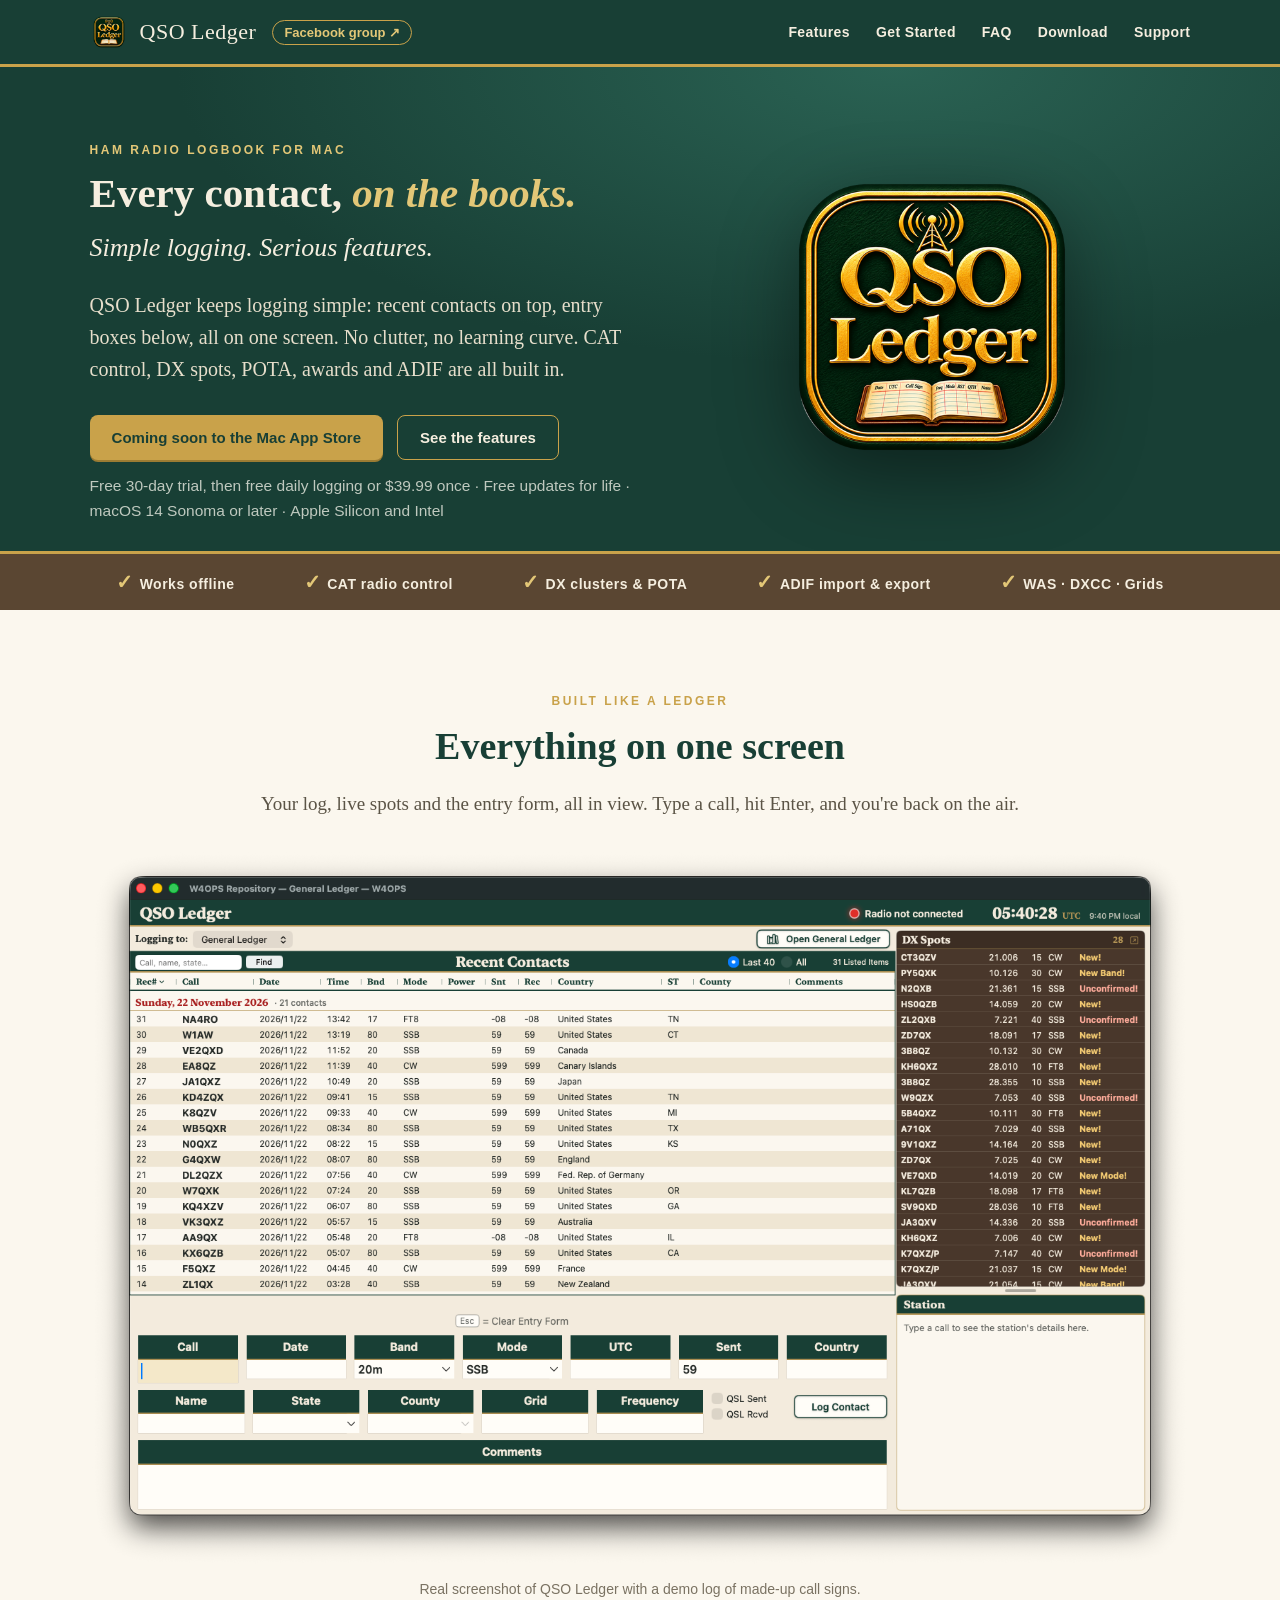
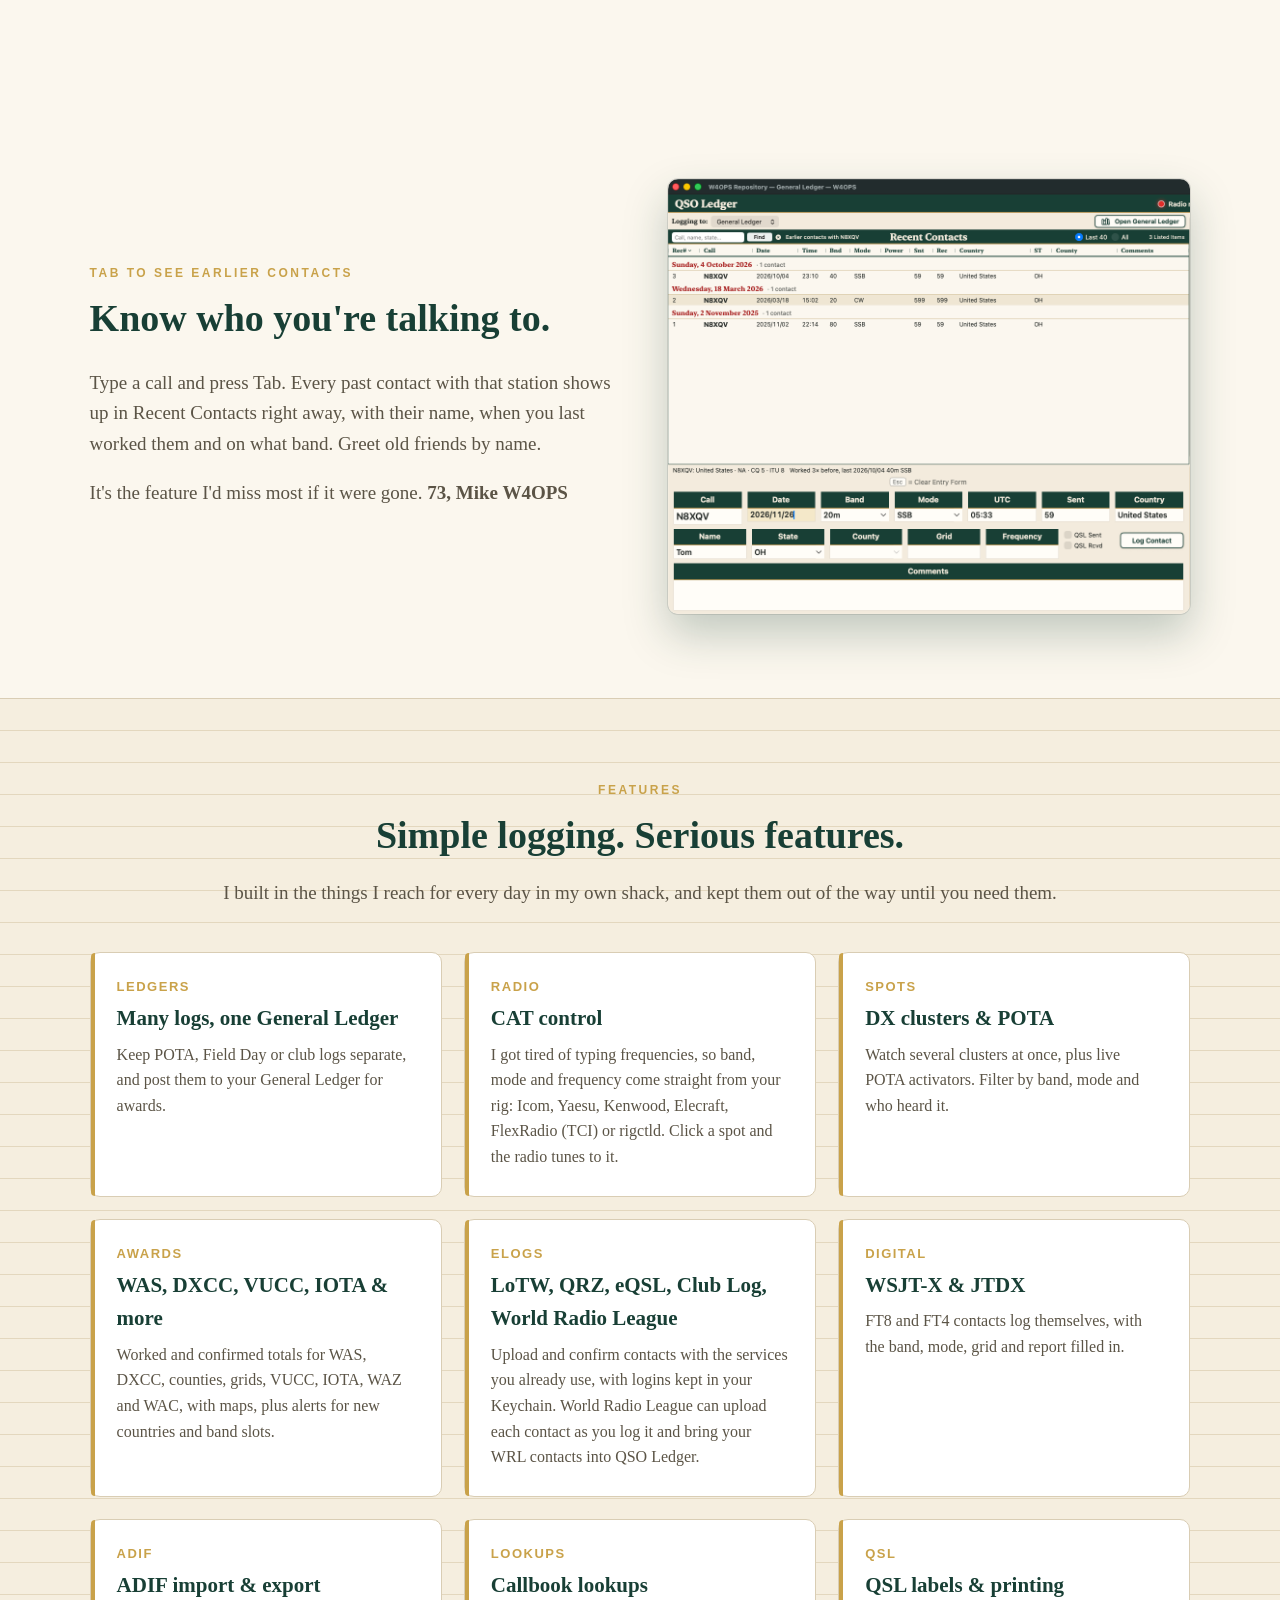
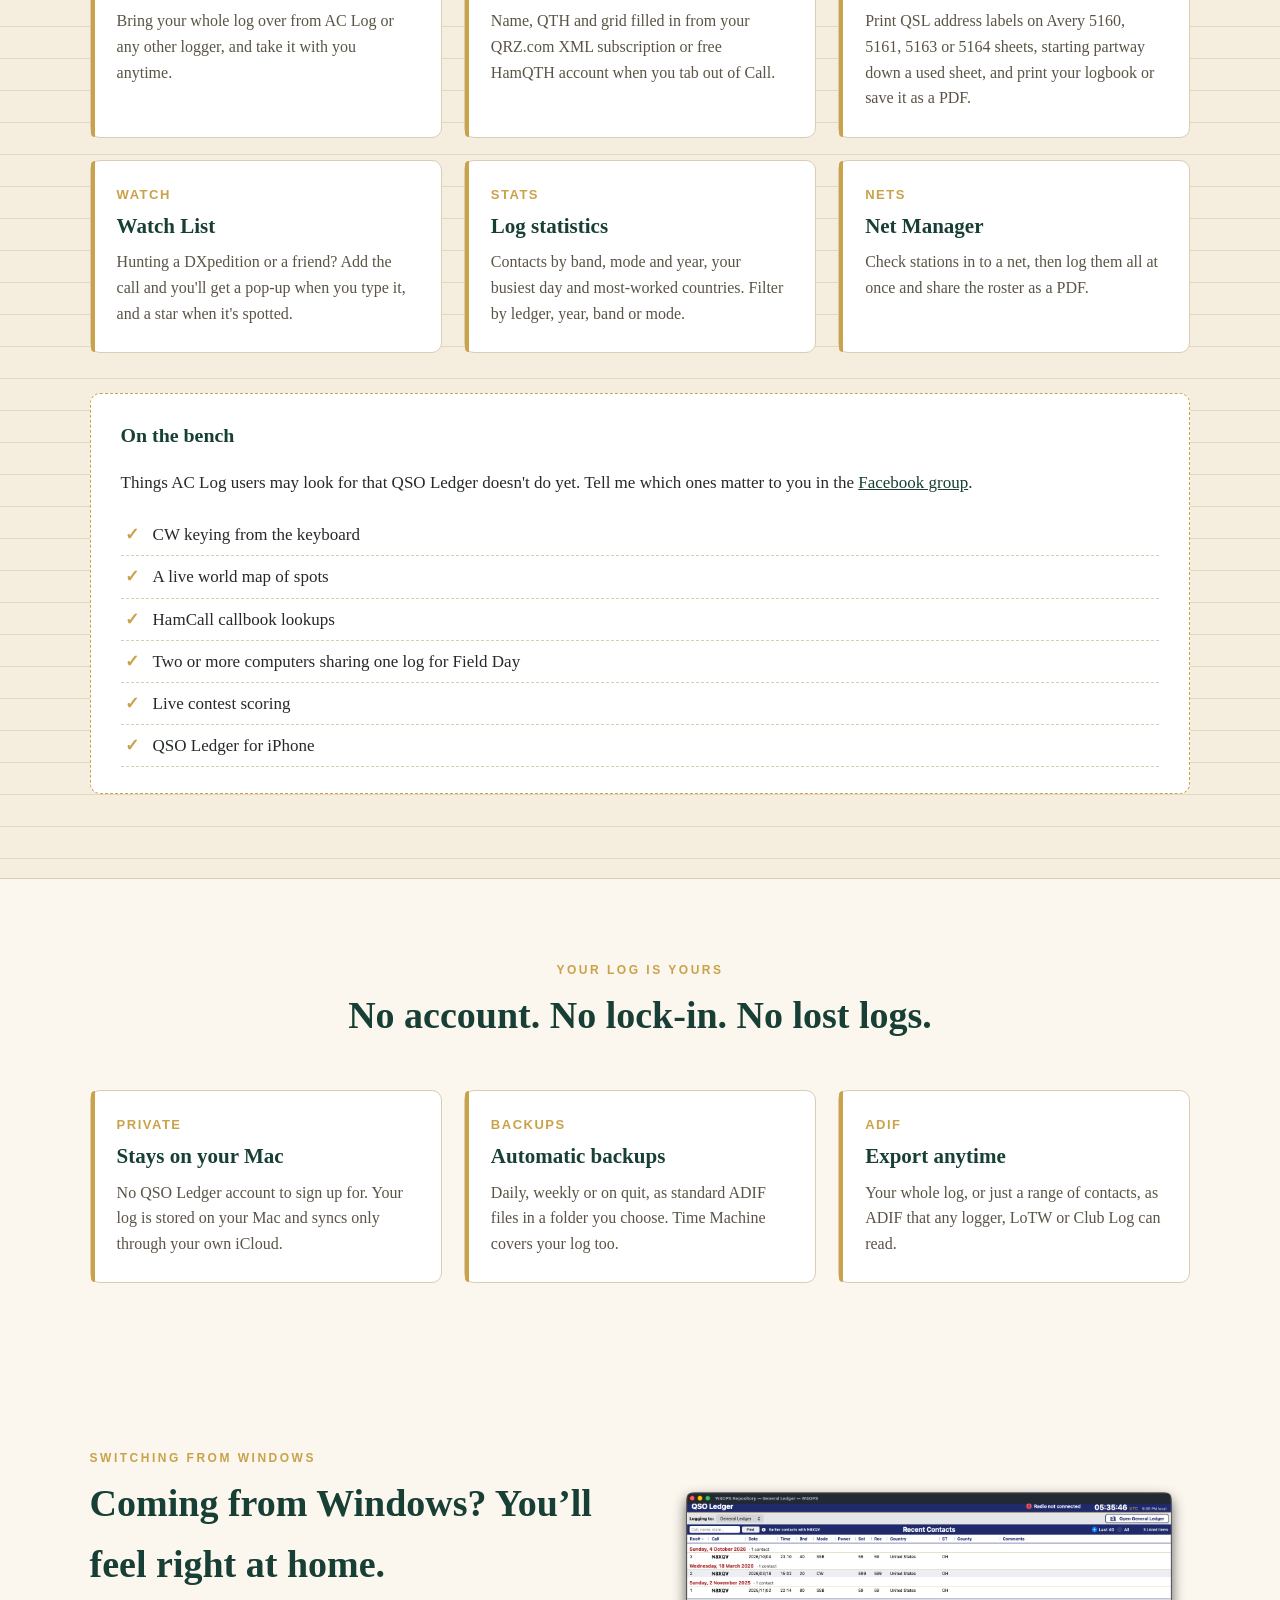
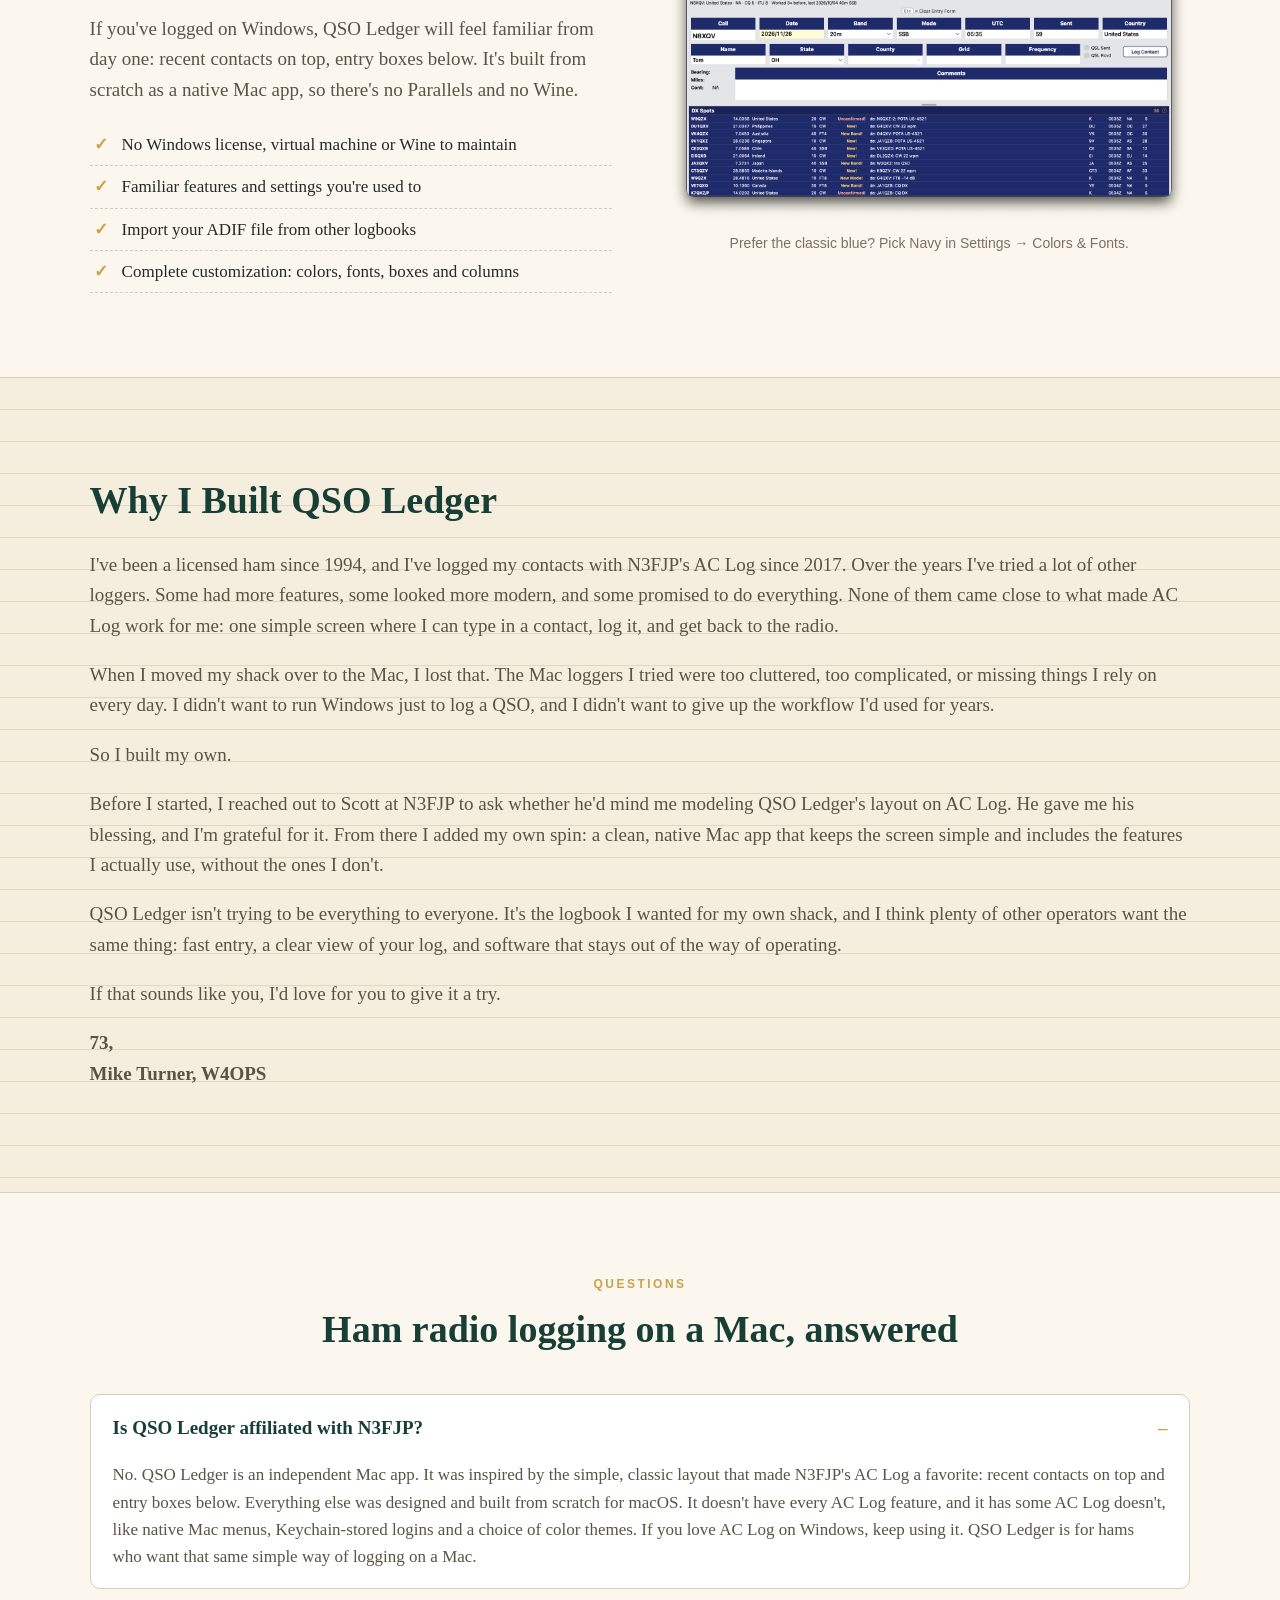
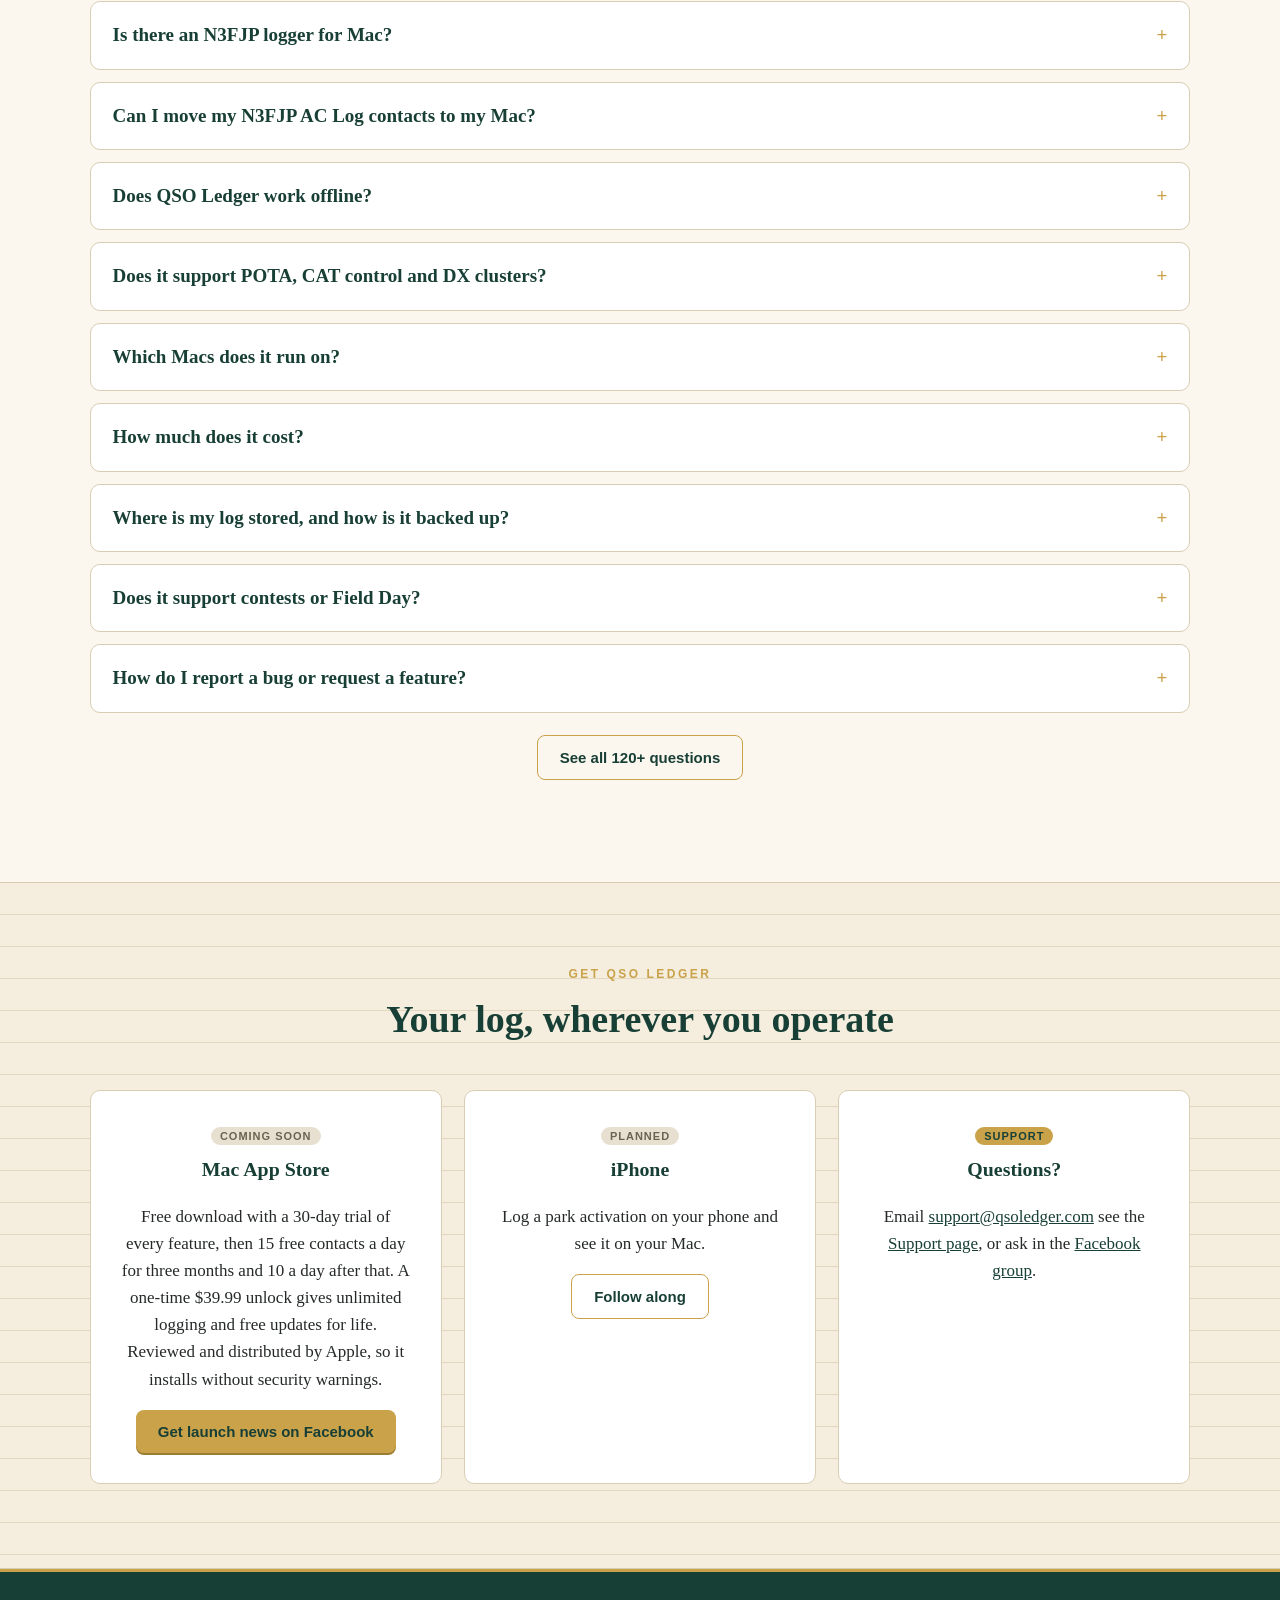
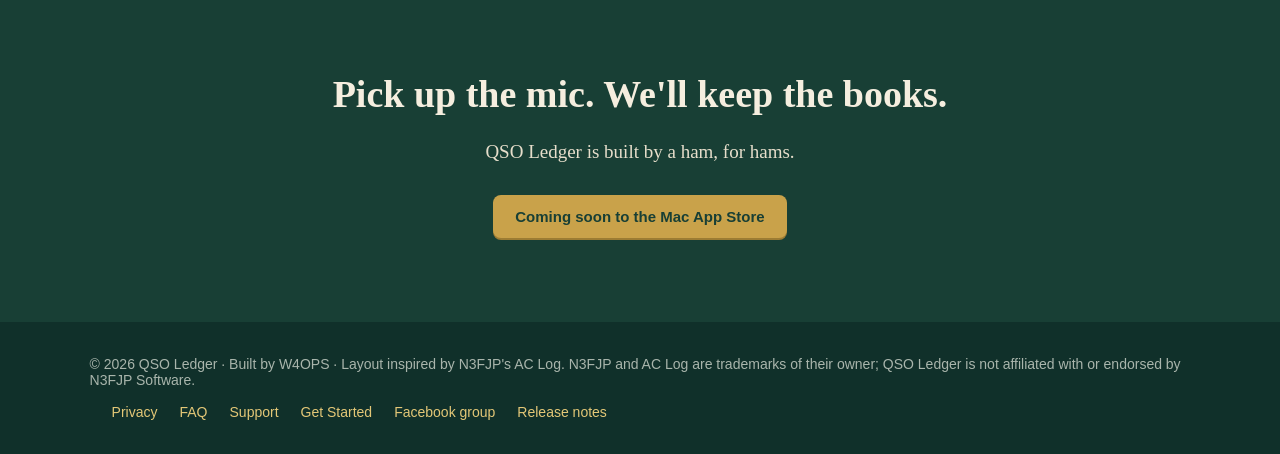
<file: index.html>
<!doctype html>
<html lang="en"><head>
<meta charset="utf-8"><meta name="viewport" content="width=device-width,initial-scale=1">
<title>QSO Ledger: Ham Radio Logbook for Mac, an N3FJP-Style Logger for macOS</title>
<meta name="description" content="QSO Ledger is a ham radio logbook for Mac. An N3FJP-style amateur radio logger for macOS with CAT control, DX clusters, POTA spots, WAS and DXCC awards, LoTW and ADIF import from AC Log.">
<meta name="keywords" content="ham radio logbook for Mac, logbook for Mac, amateur radio logger Mac, N3FJP for Mac, N3FJP equivalent for Mac, AC Log for Mac, macOS ham radio logging software, POTA logger Mac, ADIF logger Mac, DX cluster Mac">
<link rel="canonical" href="https://qsoledger.com/">
<meta property="og:type" content="website"><meta property="og:url" content="https://qsoledger.com/">
<meta property="og:title" content="QSO Ledger: Ham Radio Logbook for Mac">
<meta property="og:description" content="Every contact, on the books. Simple logging. Serious features. The ham radio logbook for Mac.">
<meta property="og:image" content="https://qsoledger.com/icon.png">
<meta name="twitter:card" content="summary">
<script type="application/ld+json">
{"@context": "https://schema.org", "@graph": [{"@type": "SoftwareApplication", "name": "QSO Ledger", "operatingSystem": "macOS 14 or later", "applicationCategory": "UtilitiesApplication", "description": "Ham radio logbook for Mac with CAT control, DX clusters, POTA spots, awards and ADIF import, with a layout inspired by N3FJP's AC Log.", "url": "https://qsoledger.com/", "image": "https://qsoledger.com/icon.png", "author": {"@type": "Person", "name": "W4OPS"}, "offers": [{"@type": "Offer", "name": "30-day free trial", "price": "0.00", "priceCurrency": "USD"}, {"@type": "Offer", "name": "Unlock QSO Ledger (one-time in-app purchase)", "price": "39.99", "priceCurrency": "USD"}]}, {"@type": "FAQPage", "mainEntity": [{"@type": "Question", "name": "Is QSO Ledger affiliated with N3FJP?", "acceptedAnswer": {"@type": "Answer", "text": "No. QSO Ledger is an independent Mac app. It was inspired by the simple, classic layout that made N3FJP's AC Log a favorite: recent contacts on top and entry boxes below. Everything else was designed and built from scratch for macOS. It doesn't have every AC Log feature, and it has some AC Log doesn't, like native Mac menus, Keychain-stored logins and a choice of color themes. If you love AC Log on Windows, keep using it. QSO Ledger is for hams who want that same simple way of logging on a Mac."}}, {"@type": "Question", "name": "Is there an N3FJP logger for Mac?", "acceptedAnswer": {"@type": "Answer", "text": "N3FJP Software makes its loggers for Windows. Mac users have usually run them in Parallels or another Windows virtual machine, or through Wine. A virtual machine means paying for and maintaining a second operating system, Wine can be hit-or-miss, and radio control over USB can be fiddly with either. QSO Ledger is a native Mac logbook with a similar layout, so there's no Windows install and no emulation. It is not affiliated with N3FJP Software."}}, {"@type": "Question", "name": "Can I move my N3FJP AC Log contacts to my Mac?", "acceptedAnswer": {"@type": "Answer", "text": "Yes, in a few minutes. In AC Log, export your log as an ADIF file and save it somewhere your Mac can reach, such as a USB stick, a cloud folder or email. In QSO Ledger, choose File → Import ADIF and select the file. QSO Ledger reads your contacts, QSL and LoTW confirmation status, grids and comments, then works out your WAS, DXCC and grid progress. Your AC Log file isn't changed. The same steps work for any logger that exports ADIF."}}, {"@type": "Question", "name": "Does QSO Ledger work offline?", "acceptedAnswer": {"@type": "Answer", "text": "Yes. Your logbook is stored on your Mac, so logging, award tracking, search and ADIF import and export all work with no internet: in the shack, at a park, on a hilltop or at Field Day. DX cluster and POTA spots, callbook lookups and LoTW, QRZ, eQSL and Club Log uploads pick up again when you're back online."}}, {"@type": "Question", "name": "Does it support POTA, CAT control and DX clusters?", "acceptedAnswer": {"@type": "Answer", "text": "Yes, all three. CAT control reads frequency, band and mode from Icom, Yaesu, Kenwood, Elecraft and FlexRadio radios, or any rig Hamlib's rigctld supports, and clicking a spot tunes your radio to it. You can connect to several DX clusters at once and filter spots by band, mode and where the spotter is. Live POTA activator spots show alongside, and you can keep a separate ledger for each activation and post it to your General Ledger for awards."}}, {"@type": "Question", "name": "Which Macs does it run on?", "acceptedAnswer": {"@type": "Answer", "text": "Any Mac running macOS 14 Sonoma or later. It's a universal app, so it runs natively on Apple Silicon (M1 and newer) and Intel Macs, with no Rosetta or extra software."}}, {"@type": "Question", "name": "How much does it cost?", "acceptedAnswer": {"@type": "Answer", "text": "QSO Ledger will be a free download on the Mac App Store with a 30-day trial of every feature. After the trial you can keep logging up to 15 contacts a day for the next three months, then 10 a day, for free. For unlimited logging, unlock it once for $39.99 inside the app, with free updates for life. No subscription."}}, {"@type": "Question", "name": "Where is my log stored, and how is it backed up?", "acceptedAnswer": {"@type": "Answer", "text": "Your log is stored on your Mac, and Time Machine backs it up along with everything else. QSO Ledger can also save automatic backups as standard ADIF files, daily, weekly or each time you quit, to a folder you choose, such as an external drive or a cloud folder. It keeps the last 7 by default. You can export your whole log to ADIF anytime, and there's no account to sign up for."}}, {"@type": "Question", "name": "Does it support contests or Field Day?", "acceptedAnswer": {"@type": "Answer", "text": "Basic support. File → Export Cabrillo writes a contest log with your categories, sent exchange and serial numbers, and you can keep a separate ledger for Field Day or each contest. There's no live contest scoring or multi-computer Field Day networking yet."}}, {"@type": "Question", "name": "How do I report a bug or request a feature?", "acceptedAnswer": {"@type": "Answer", "text": "Email support@qsoledger.com. Include your macOS version and what you were doing, and attach a screenshot if you can."}}]}]}
</script>
<link rel="icon" href="icon.png"><link rel="stylesheet" href="style.css">
</head><body>
<nav><div class="wrap">
 <div class="navl"><a class="brand" href="#"><img src="icon.png" alt="">QSO Ledger</a><a class="fb" href="https://www.facebook.com/groups/qsoledger/" target="_blank" rel="noopener">Facebook group ↗</a></div>
 <ul><li><a href="#features">Features</a></li><li><a href="getting-started.html">Get Started</a></li><li><a href="faq.html">FAQ</a></li><li><a href="#download">Download</a></li><li><a href="support.html">Support</a></li></ul>
</div></nav>

<header class="hero"><div class="wrap">
 <div>
  <div class="eyebrow">Ham Radio Logbook for Mac</div>
  <h1>Every contact, <em>on the books.</em></h1>
  <p class="tagline">Simple logging. Serious features.</p>
  <p class="lede">QSO Ledger keeps logging simple: recent contacts on top, entry boxes below, all on one screen. No clutter, no learning curve. CAT control, DX spots, POTA, awards and ADIF are all built in.</p>
  <div class="cta">
   <a class="btn gold" href="#download">Coming soon to the Mac App Store</a>
   <a class="btn ghost" href="#features">See the features</a>
  </div>
  <div class="small terms"><span>Free 30-day trial, then free daily logging or $39.99 once</span> · <span>Free updates for life</span> · <span>macOS 14 Sonoma or later</span> · <span>Apple Silicon and Intel</span></div>
 </div>
 <div class="heroicon"><img src="icon.png" alt="QSO Ledger ham radio logbook for Mac app icon"></div>
</div></header>

<div class="band"><div class="wrap">
 <span><b>✓</b>Works offline</span><span><b>✓</b>CAT radio control</span><span><b>✓</b>DX clusters &amp; POTA</span><span><b>✓</b>ADIF import &amp; export</span><span><b>✓</b>WAS · DXCC · Grids</span>
</div></div>

<section class="center"><div class="wrap">
 <div class="eyebrow" style="color:var(--gold)">Built like a ledger</div>
 <h2>Everything on one screen</h2>
 <p class="sub">Your log, live spots and the entry form, all in view. Type a call, hit Enter, and you're back on the air.</p>
 <img class="shot" src="shots/light.png" width="1552" height="1012" alt="QSO Ledger's main window: the log, live DX spots and the entry form in one window">
 <p class="cap">Real screenshot of QSO Ledger with a demo log of made-up call signs.</p>
</div></section>

<section id="tab"><div class="wrap two">
 <div>
  <div class="eyebrow" style="color:var(--gold)">Tab to see earlier contacts</div>
  <h2>Know who you're talking to.</h2>
  <p class="sub">Type a call and press Tab. Every past contact with that station shows up in Recent Contacts right away, with their name, when you last worked them and on what band. Greet old friends by name.</p>
  <p class="sub">It's the feature I'd miss most if it were gone. <b>73, Mike W4OPS</b></p>
 </div>
 <div>
  <img class="shot framed" style="margin-top:0" src="shots/tab.png" width="1082" height="900" loading="lazy" alt="Typing N8XQV and pressing Tab lists Tom's three earlier contacts: 4 October 2026 on 40 m SSB, 18 March 2026 on 20 m CW, and 2 November 2025 on 80 m SSB">
 </div>
</div></section>

<section id="features" class="ledger"><div class="wrap center">
 <div class="eyebrow" style="color:var(--gold)">Features</div>
 <h2>Simple logging. Serious features.</h2>
 <p class="sub">I built in the things I reach for every day in my own shack, and kept them out of the way until you need them.</p>
 <div class="grid" style="text-align:left">
  <div class="card"><div class="ico">Ledgers</div><h3>Many logs, one General Ledger</h3><p>Keep POTA, Field Day or club logs separate, and post them to your General Ledger for awards.</p></div>
  <div class="card"><div class="ico">Radio</div><h3>CAT control</h3><p>I got tired of typing frequencies, so band, mode and frequency come straight from your rig: Icom, Yaesu, Kenwood, Elecraft, FlexRadio (TCI) or rigctld. Click a spot and the radio tunes to it.</p></div>
  <div class="card"><div class="ico">Spots</div><h3>DX clusters &amp; POTA</h3><p>Watch several clusters at once, plus live POTA activators. Filter by band, mode and who heard it.</p></div>
  <div class="card"><div class="ico">Awards</div><h3>WAS, DXCC, VUCC, IOTA &amp; more</h3><p>Worked and confirmed totals for WAS, DXCC, counties, grids, VUCC, IOTA, WAZ and WAC, with maps, plus alerts for new countries and band slots.</p></div>
  <div class="card"><div class="ico">eLogs</div><h3>LoTW, QRZ, eQSL, Club Log, World Radio League</h3><p>Upload and confirm contacts with the services you already use, with logins kept in your Keychain. World Radio League can upload each contact as you log it and bring your WRL contacts into QSO Ledger.</p></div>
  <div class="card"><div class="ico">Digital</div><h3>WSJT-X &amp; JTDX</h3><p>FT8 and FT4 contacts log themselves, with the band, mode, grid and report filled in.</p></div>
  <div class="card"><div class="ico">ADIF</div><h3>ADIF import &amp; export</h3><p>Bring your whole log over from AC Log or any other logger, and take it with you anytime.</p></div>
  <div class="card"><div class="ico">Lookups</div><h3>Callbook lookups</h3><p>Name, QTH and grid filled in from your QRZ.com XML subscription or free HamQTH account when you tab out of Call.</p></div>
  <div class="card"><div class="ico">QSL</div><h3>QSL labels &amp; printing</h3><p>Print QSL address labels on Avery 5160, 5161, 5163 or 5164 sheets, starting partway down a used sheet, and print your logbook or save it as a PDF.</p></div>
  <div class="card"><div class="ico">Watch</div><h3>Watch List</h3><p>Hunting a DXpedition or a friend? Add the call and you'll get a pop-up when you type it, and a star when it's spotted.</p></div>
  <div class="card"><div class="ico">Stats</div><h3>Log statistics</h3><p>Contacts by band, mode and year, your busiest day and most-worked countries. Filter by ledger, year, band or mode.</p></div>
  <div class="card"><div class="ico">Nets</div><h3>Net Manager</h3><p>Check stations in to a net, then log them all at once and share the roster as a PDF.</p></div>
 </div>
 <div class="bench">
  <h3>On the bench</h3>
  <p>Things AC Log users may look for that QSO Ledger doesn't do yet. Tell me which ones matter to you in the <a href="https://www.facebook.com/groups/qsoledger/">Facebook group</a>.</p>
  <ul class="check"><li>CW keying from the keyboard</li><li>A live world map of spots</li><li>HamCall callbook lookups</li><li>Two or more computers sharing one log for Field Day</li><li>Live contest scoring</li><li>QSO Ledger for iPhone</li></ul>
 </div>
</div></section>

<section class="center"><div class="wrap">
 <div class="eyebrow" style="color:var(--gold)">Your log is yours</div>
 <h2>No account. No lock-in. No lost logs.</h2>
 <div class="grid" style="text-align:left">
  <div class="card"><div class="ico">Private</div><h3>Stays on your Mac</h3><p>No QSO Ledger account to sign up for. Your log is stored on your Mac and syncs only through your own iCloud.</p></div>
  <div class="card"><div class="ico">Backups</div><h3>Automatic backups</h3><p>Daily, weekly or on quit, as standard ADIF files in a folder you choose. Time Machine covers your log too.</p></div>
  <div class="card"><div class="ico">ADIF</div><h3>Export anytime</h3><p>Your whole log, or just a range of contacts, as ADIF that any logger, LoTW or Club Log can read.</p></div>
 </div>
</div></section>

<section id="windows"><div class="wrap two">
 <div>
  <div class="eyebrow" style="color:var(--gold)">Switching from Windows</div>
  <h2>Coming from Windows? You’ll feel right at home.</h2>
  <p class="sub">If you've logged on Windows, QSO Ledger will feel familiar from day one: recent contacts on top, entry boxes below. It's built from scratch as a native Mac app, so there's no Parallels and no Wine.</p>
  <ul class="check">
   <li>No Windows license, virtual machine or Wine to maintain</li>
   <li>Familiar features and settings you're used to</li>
   <li>Import your ADIF file from other logbooks</li>
   <li>Complete customization: colors, fonts, boxes and columns</li>
  </ul>
 </div>
 <div>
  <img class="shot" style="margin-top:0" src="shots/navy.png" width="1552" height="1012" loading="lazy" alt="QSO Ledger in the Navy colors, Classic layout">
  <p class="cap">Prefer the classic blue? Pick Navy in Settings → Colors &amp; Fonts.</p>
 </div>
</div></section>

<section id="why" class="ledger"><div class="wrap">
 <h2>Why I Built QSO Ledger</h2>
 <p class="sub">I've been a licensed ham since 1994, and I've logged my contacts with N3FJP's AC Log since 2017. Over the years I've tried a lot of other loggers. Some had more features, some looked more modern, and some promised to do everything. None of them came close to what made AC Log work for me: one simple screen where I can type in a contact, log it, and get back to the radio.</p>
 <p class="sub">When I moved my shack over to the Mac, I lost that. The Mac loggers I tried were too cluttered, too complicated, or missing things I rely on every day. I didn't want to run Windows just to log a QSO, and I didn't want to give up the workflow I'd used for years.</p>
 <p class="sub">So I built my own.</p>
 <p class="sub">Before I started, I reached out to Scott at N3FJP to ask whether he'd mind me modeling QSO Ledger's layout on AC Log. He gave me his blessing, and I'm grateful for it. From there I added my own spin: a clean, native Mac app that keeps the screen simple and includes the features I actually use, without the ones I don't.</p>
 <p class="sub">QSO Ledger isn't trying to be everything to everyone. It's the logbook I wanted for my own shack, and I think plenty of other operators want the same thing: fast entry, a clear view of your log, and software that stays out of the way of operating.</p>
 <p class="sub">If that sounds like you, I'd love for you to give it a try.</p>
 <p class="sub"><b>73,<br>Mike Turner, W4OPS</b></p>
</div></section>

<section id="faq"><div class="wrap">
 <div class="center"><div class="eyebrow" style="color:var(--gold)">Questions</div><h2>Ham radio logging on a Mac, answered</h2></div>
 <div class="faq">
  <details open><summary>Is QSO Ledger affiliated with N3FJP?</summary><p>No. QSO Ledger is an independent Mac app. It was inspired by the simple, classic layout that made N3FJP's AC Log a favorite: recent contacts on top and entry boxes below. Everything else was designed and built from scratch for macOS. It doesn't have every AC Log feature, and it has some AC Log doesn't, like native Mac menus, Keychain-stored logins and a choice of color themes. If you love AC Log on Windows, keep using it. QSO Ledger is for hams who want that same simple way of logging on a Mac.</p></details>
  <details><summary>Is there an N3FJP logger for Mac?</summary><p>N3FJP Software makes its loggers for Windows. Mac users have usually run them in Parallels or another Windows virtual machine, or through Wine. A virtual machine means paying for and maintaining a second operating system, Wine can be hit-or-miss, and radio control over USB can be fiddly with either. QSO Ledger is a native Mac logbook with a similar layout, so there's no Windows install and no emulation. It is not affiliated with N3FJP Software.</p></details>
  <details><summary>Can I move my N3FJP AC Log contacts to my Mac?</summary><p>Yes, in a few minutes. In AC Log, export your log as an ADIF file and save it somewhere your Mac can reach, such as a USB stick, a cloud folder or email. In QSO Ledger, choose File → Import ADIF and select the file. QSO Ledger reads your contacts, QSL and LoTW confirmation status, grids and comments, then works out your WAS, DXCC and grid progress. Your AC Log file isn't changed. The same steps work for any logger that exports ADIF.</p></details>
  <details><summary>Does QSO Ledger work offline?</summary><p>Yes. Your logbook is stored on your Mac, so logging, award tracking, search and ADIF import and export all work with no internet: in the shack, at a park, on a hilltop or at Field Day. DX cluster and POTA spots, callbook lookups and LoTW, QRZ, eQSL and Club Log uploads pick up again when you're back online.</p></details>
  <details><summary>Does it support POTA, CAT control and DX clusters?</summary><p>Yes, all three. CAT control reads frequency, band and mode from Icom, Yaesu, Kenwood, Elecraft and FlexRadio radios, or any rig Hamlib's rigctld supports, and clicking a spot tunes your radio to it. You can connect to several DX clusters at once and filter spots by band, mode and where the spotter is. Live POTA activator spots show alongside, and you can keep a separate ledger for each activation and post it to your General Ledger for awards.</p></details>
  <details><summary>Which Macs does it run on?</summary><p>Any Mac running macOS 14 Sonoma or later. It's a universal app, so it runs natively on Apple Silicon (M1 and newer) and Intel Macs, with no Rosetta or extra software.</p></details>
  <details><summary>How much does it cost?</summary><p>QSO Ledger will be a free download on the Mac App Store with a 30-day trial of every feature. After the trial you can keep logging up to 15 contacts a day for the next three months, then 10 a day, for free. For unlimited logging, unlock it once for $39.99 inside the app, with free updates for life. No subscription. Apple handles the payment, and Restore Purchase brings the unlock back on any Mac signed in with the same Apple ID. If the trial ends, your log stays readable and you can still search, print and export it.</p></details>
  <details><summary>Where is my log stored, and how is it backed up?</summary><p>Your log is stored on your Mac, and Time Machine backs it up along with everything else. QSO Ledger can also save automatic backups as standard ADIF files, daily, weekly or each time you quit, to a folder you choose, such as an external drive or a cloud folder. It keeps the last 7 by default. You can export your whole log to ADIF anytime, and there's no account to sign up for.</p></details>
  <details><summary>Does it support contests or Field Day?</summary><p>Basic support. File → Export Cabrillo writes a contest log with your categories, sent exchange and serial numbers, and you can keep a separate ledger for Field Day or each contest. There's no live contest scoring or multi-computer Field Day networking yet.</p></details>
  <details><summary>How do I report a bug or request a feature?</summary><p>Email <a href="mailto:support@qsoledger.com">support@qsoledger.com</a>. Include your macOS version and what you were doing, and attach a screenshot if you can.</p></details>
  <p class="center" style="margin-top:22px"><a class="btn ghost" style="color:var(--green)" href="faq.html">See all 120+ questions</a></p>
 </div>
</div></section>

<section id="download" class="ledger"><div class="wrap center">
 <div class="eyebrow" style="color:var(--gold)">Get QSO Ledger</div>
 <h2>Your log, wherever you operate</h2>
 <div class="platforms">
  <div class="plat"><span class="tag soon">Coming soon</span><h3>Mac App Store</h3><p>Free download with a 30-day trial of every feature, then 15 free contacts a day for three months and 10 a day after that. A one-time $39.99 unlock gives unlimited logging and free updates for life. Reviewed and distributed by Apple, so it installs without security warnings.</p><a class="btn gold" href="https://www.facebook.com/groups/qsoledger/">Get launch news on Facebook</a></div>
  <div class="plat"><span class="tag soon">Planned</span><h3>iPhone</h3><p>Log a park activation on your phone and see it on your Mac.</p><a class="btn ghost" style="color:var(--green)" href="https://www.facebook.com/groups/qsoledger/">Follow along</a></div>
  <div class="plat"><span class="tag">Support</span><h3>Questions?</h3><p>Email <a href="mailto:support@qsoledger.com">support@qsoledger.com</a> see the <a href="support.html">Support page</a>, or ask in the <a href="https://www.facebook.com/groups/qsoledger/">Facebook group</a>.</p></div>
 </div>
</div></section>

<section class="final"><div class="wrap">
 <h2>Pick up the mic. We'll keep the books.</h2>
 <p class="sub" style="color:#E6DECB;margin:0 auto 28px">QSO Ledger is built by a ham, for hams.</p>
 <a class="btn gold" href="#download">Coming soon to the Mac App Store</a>
</div></section>

<footer><div class="wrap">
 <span>© 2026 QSO Ledger · Built by W4OPS · Layout inspired by N3FJP's AC Log. N3FJP and AC Log are trademarks of their owner; QSO Ledger is not affiliated with or endorsed by N3FJP Software.</span>
 <span><a href="privacy.html">Privacy</a><a href="faq.html">FAQ</a><a href="support.html">Support</a><a href="getting-started.html">Get Started</a><a href="https://www.facebook.com/groups/qsoledger/">Facebook group</a><a href="releases.html">Release notes</a></span>
</div></footer>
</body></html>
</file>
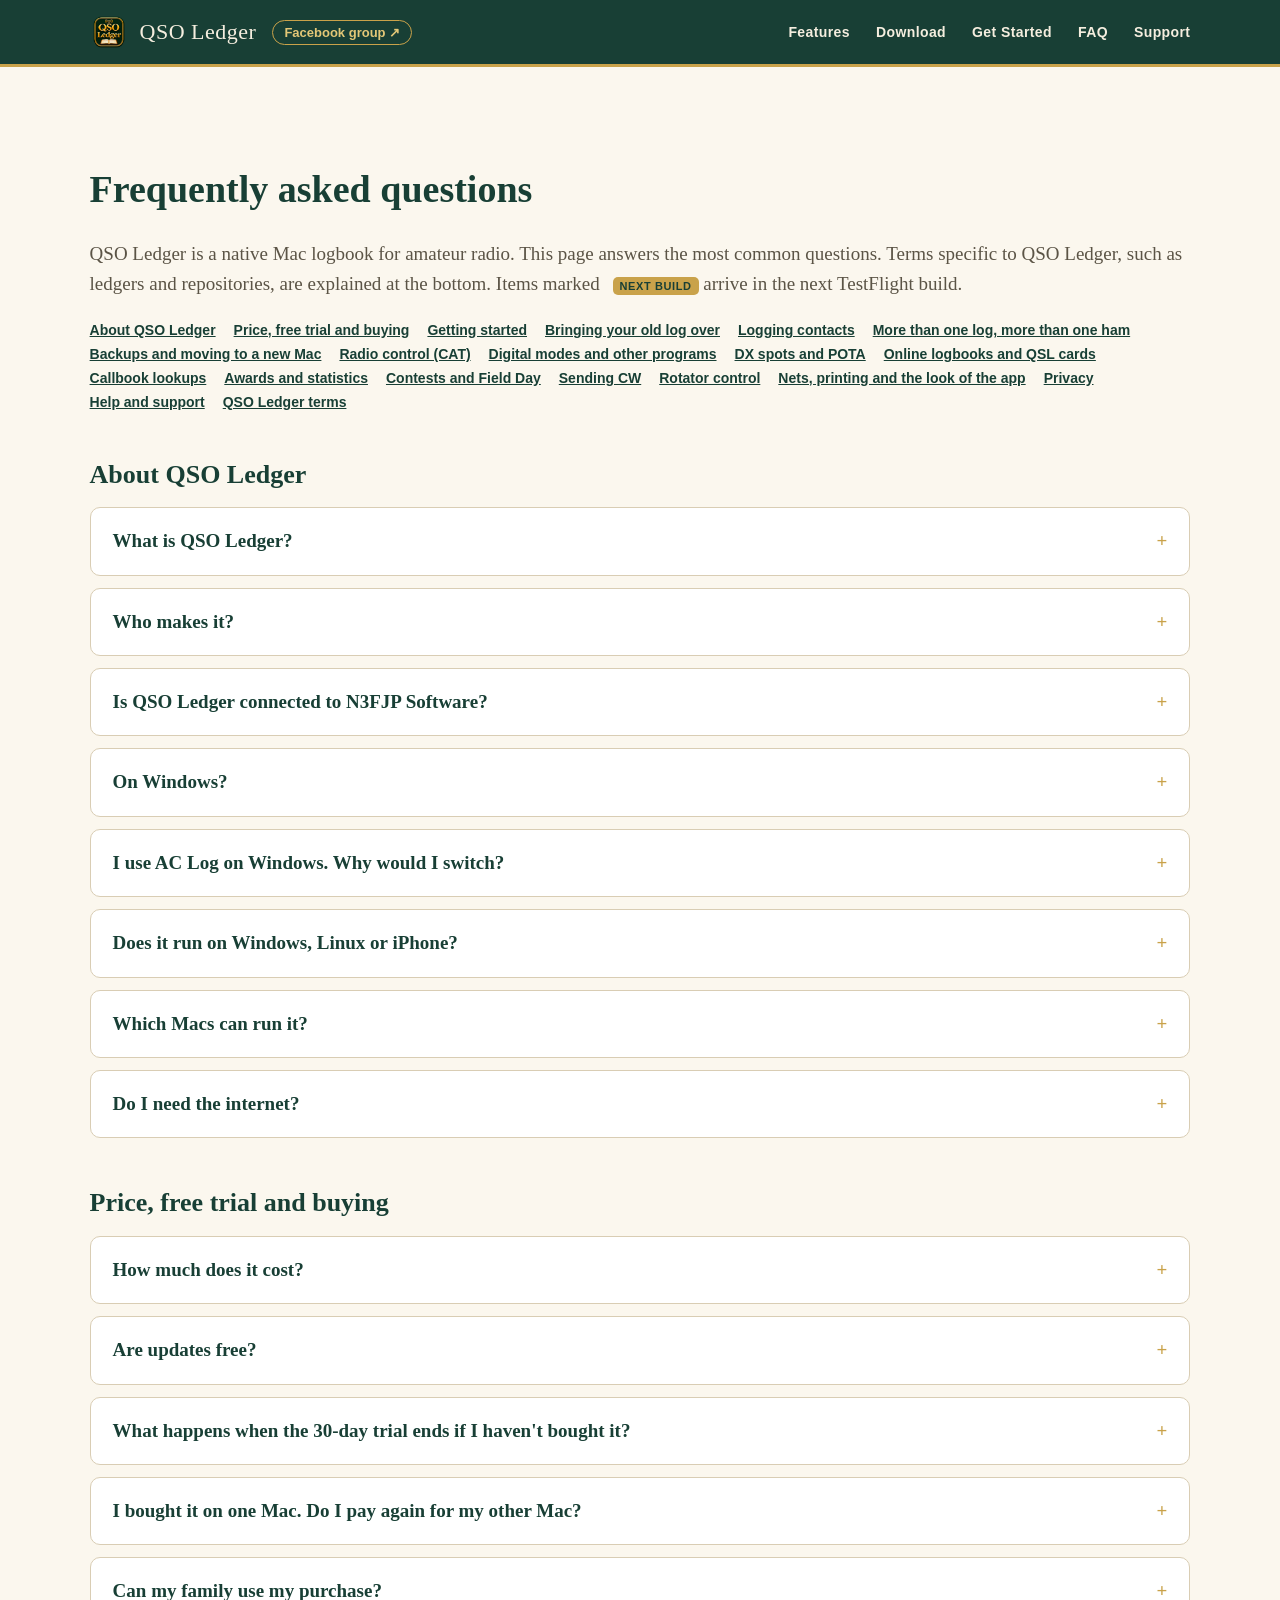
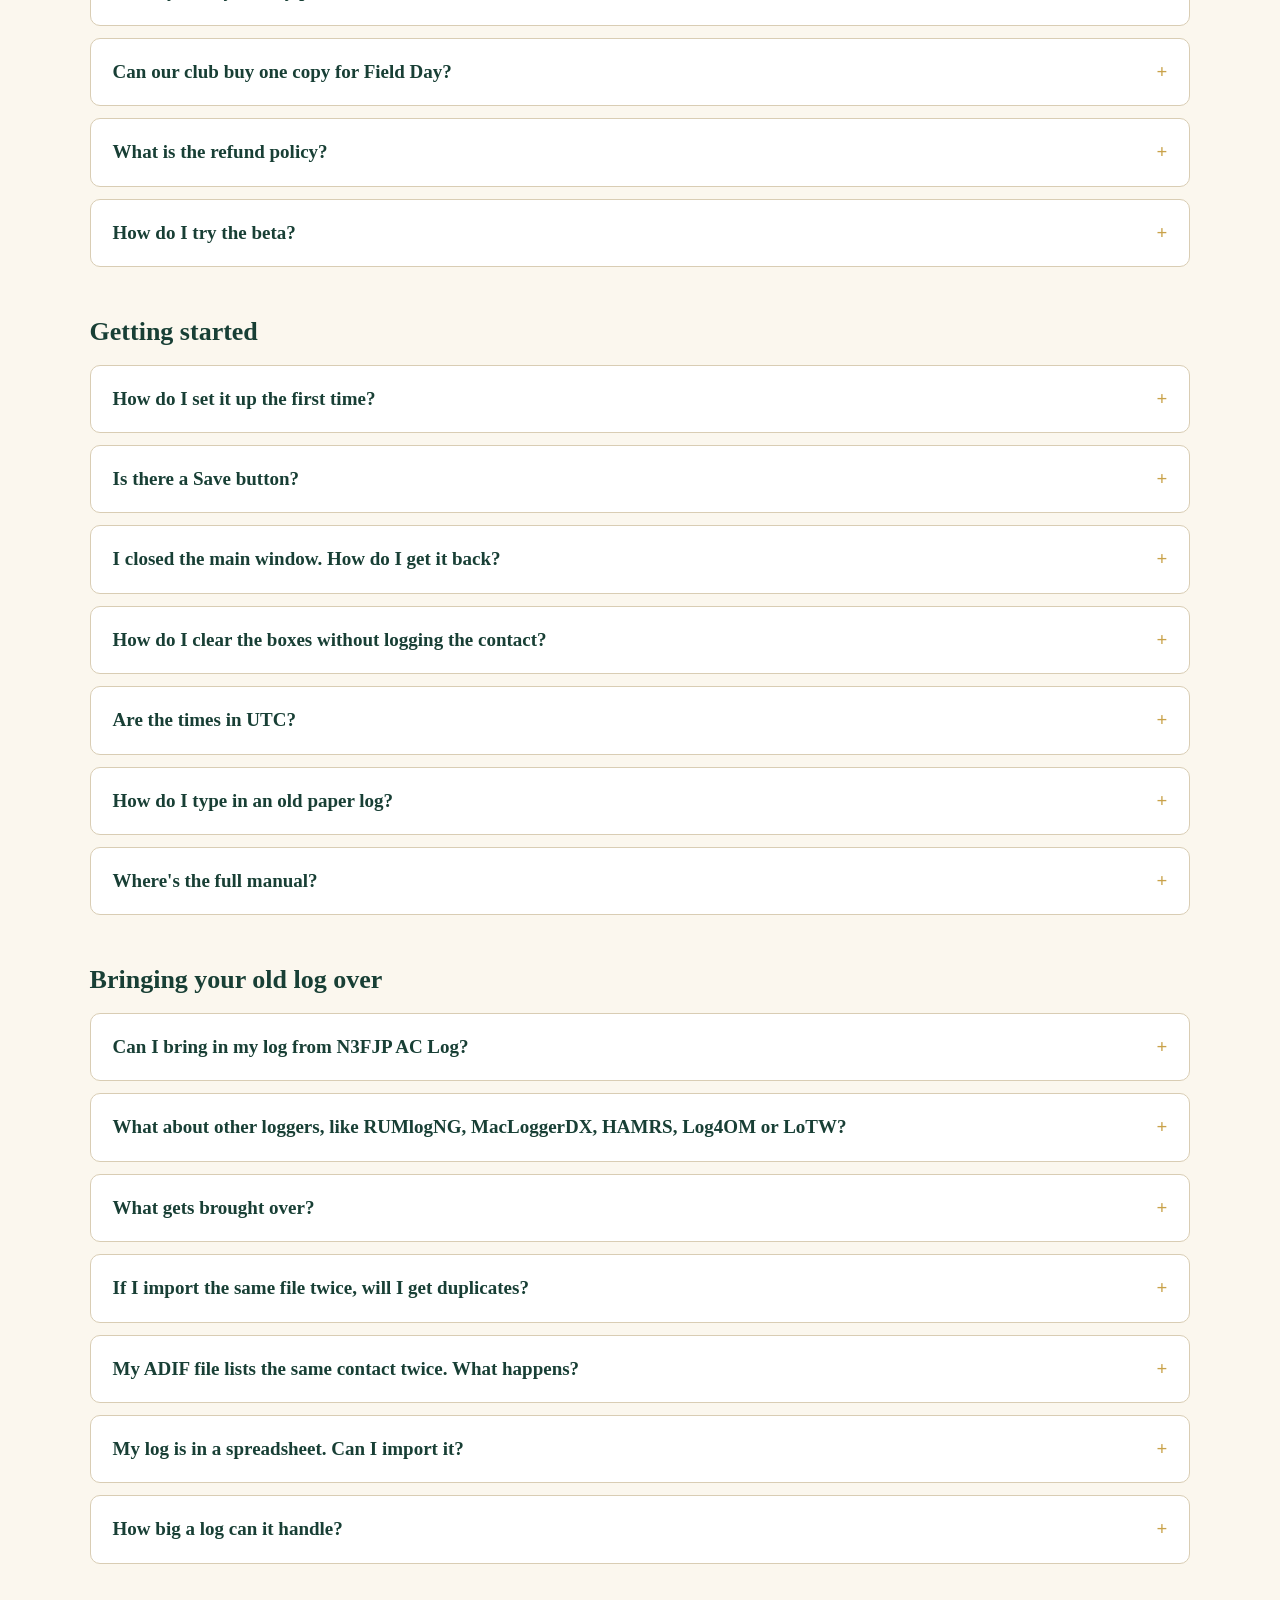
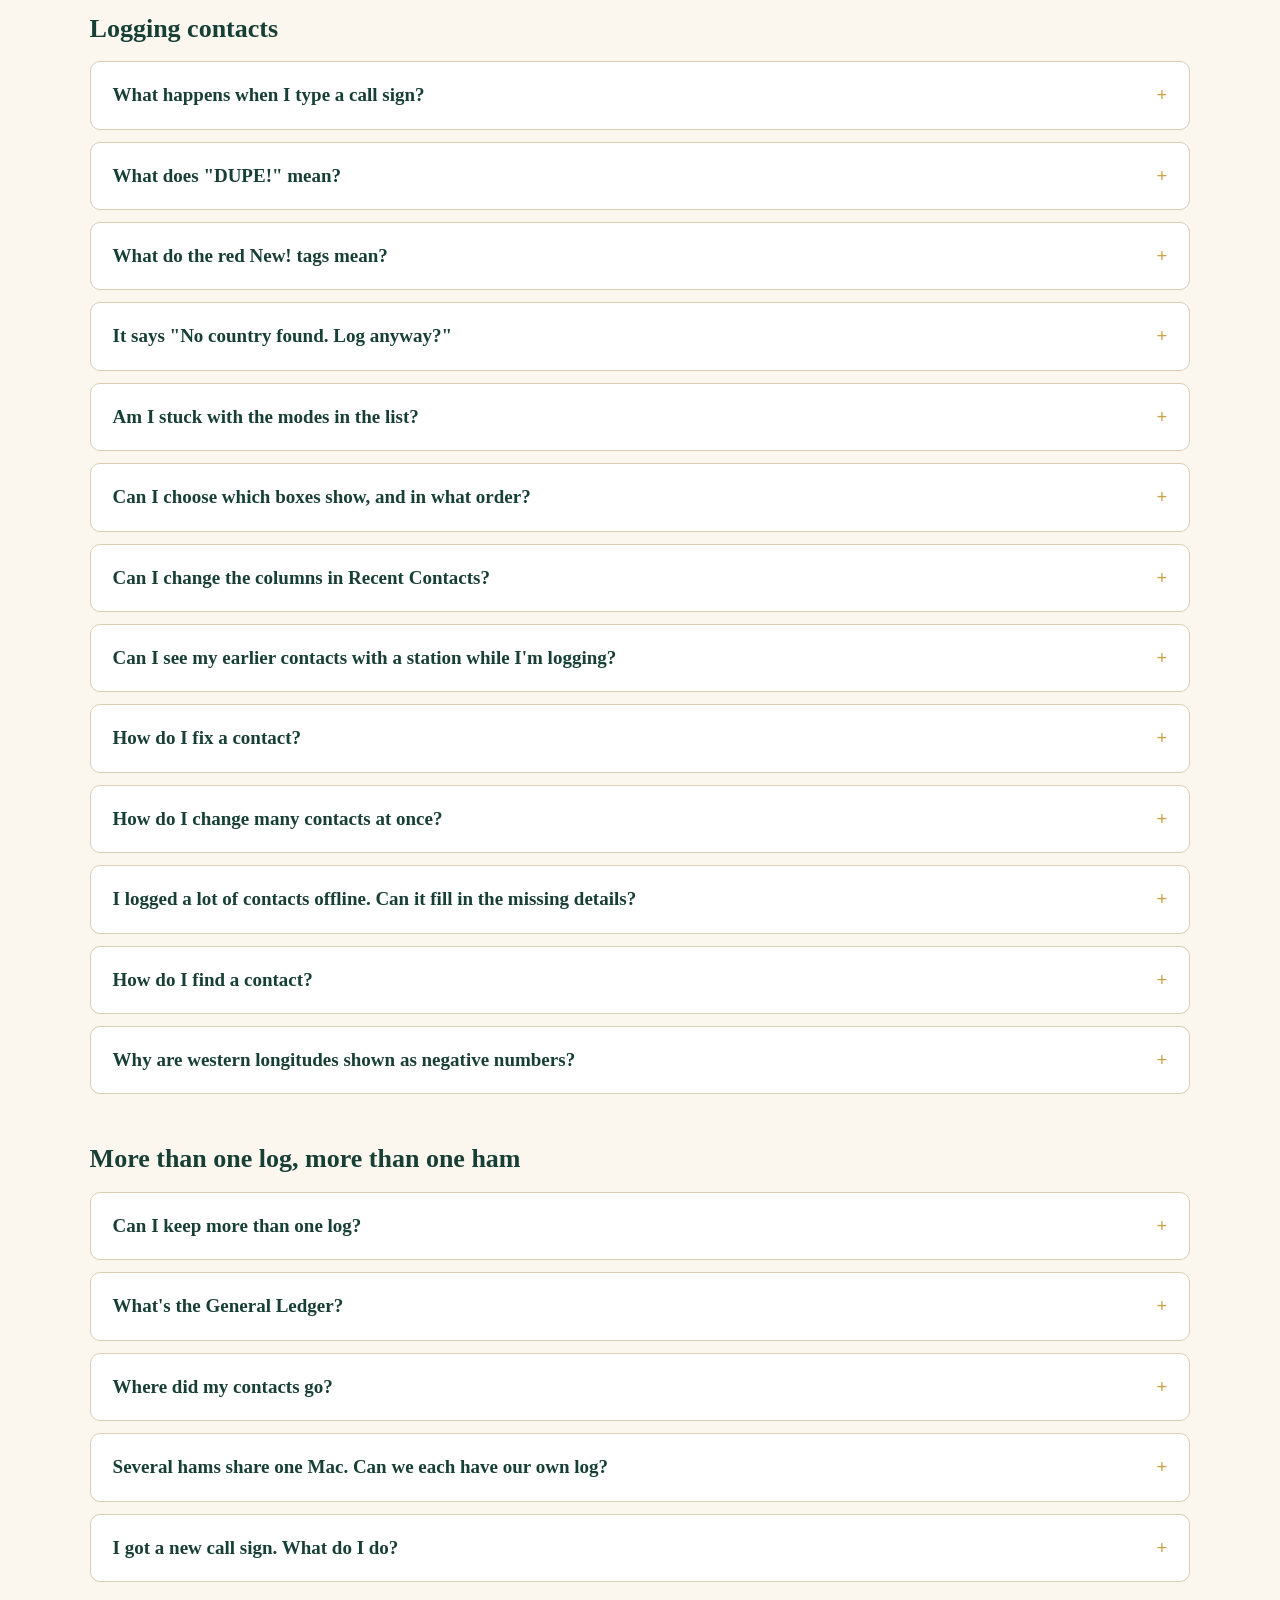
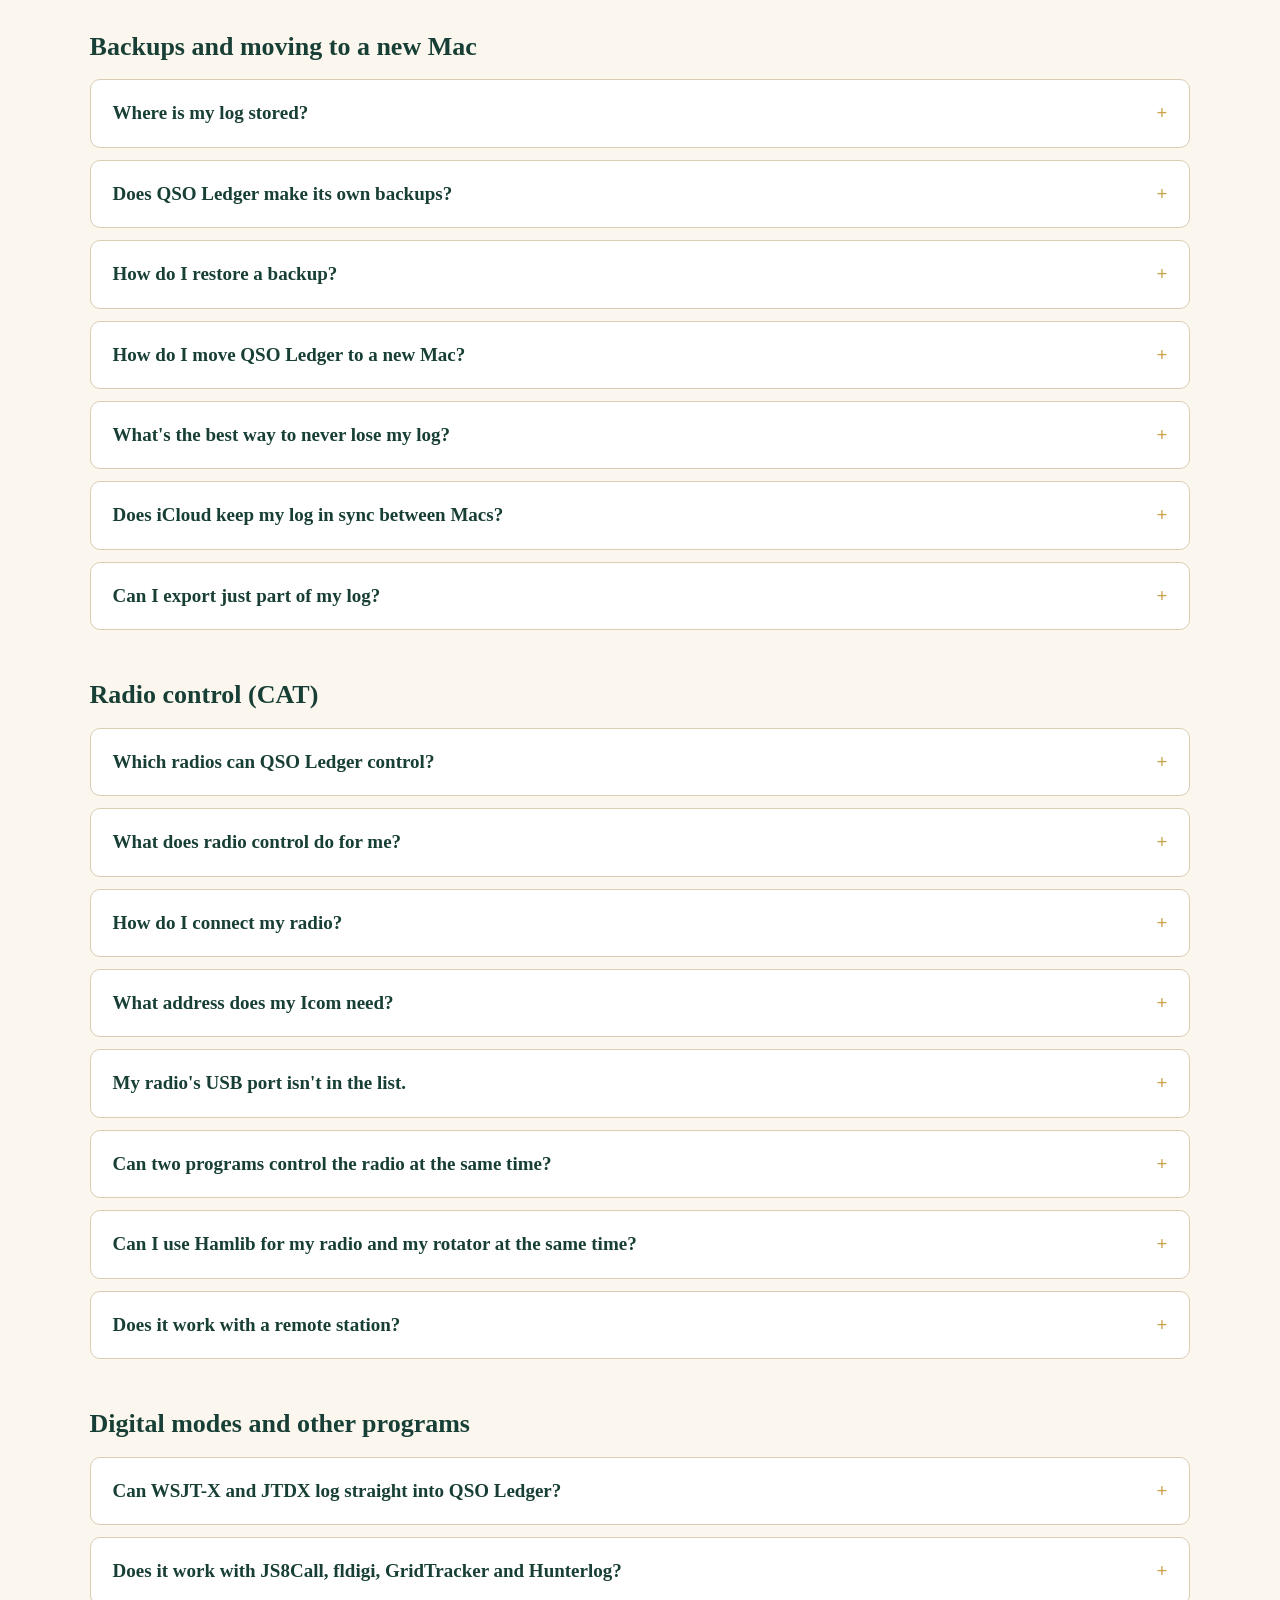
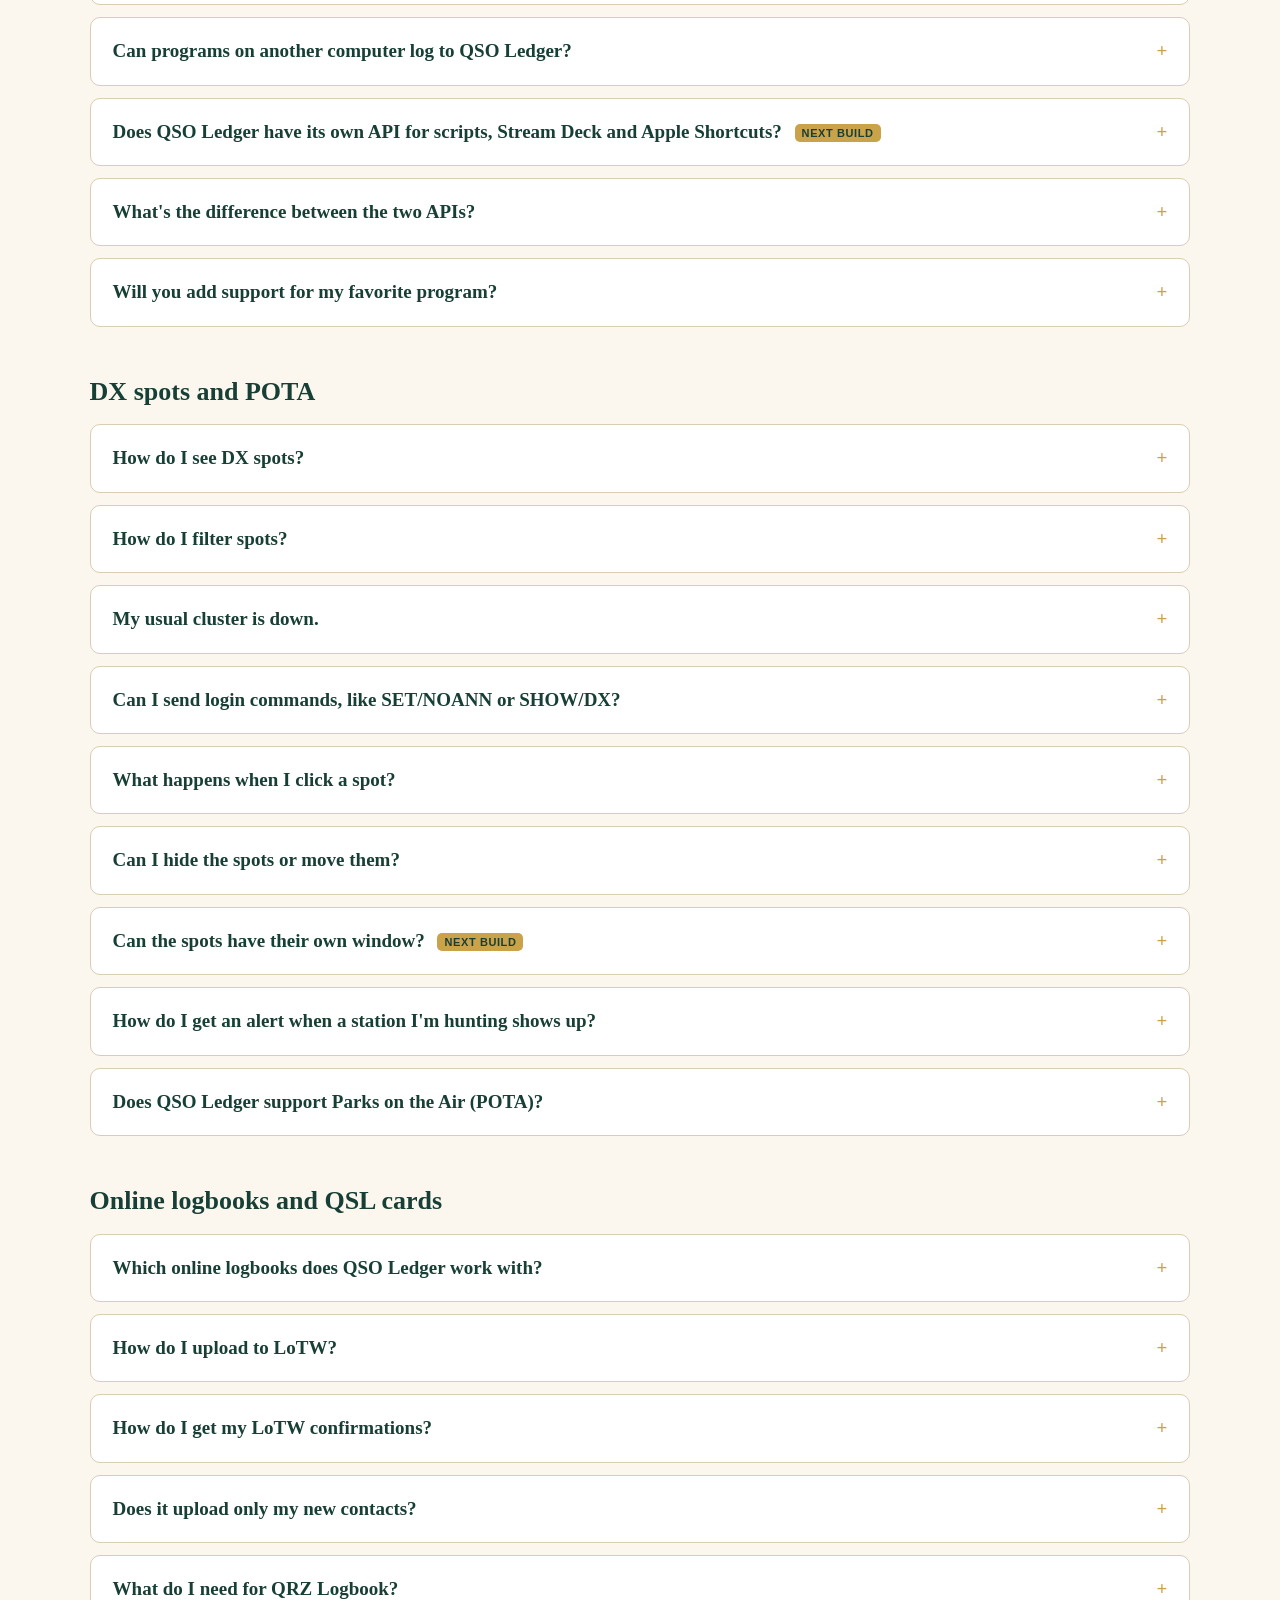
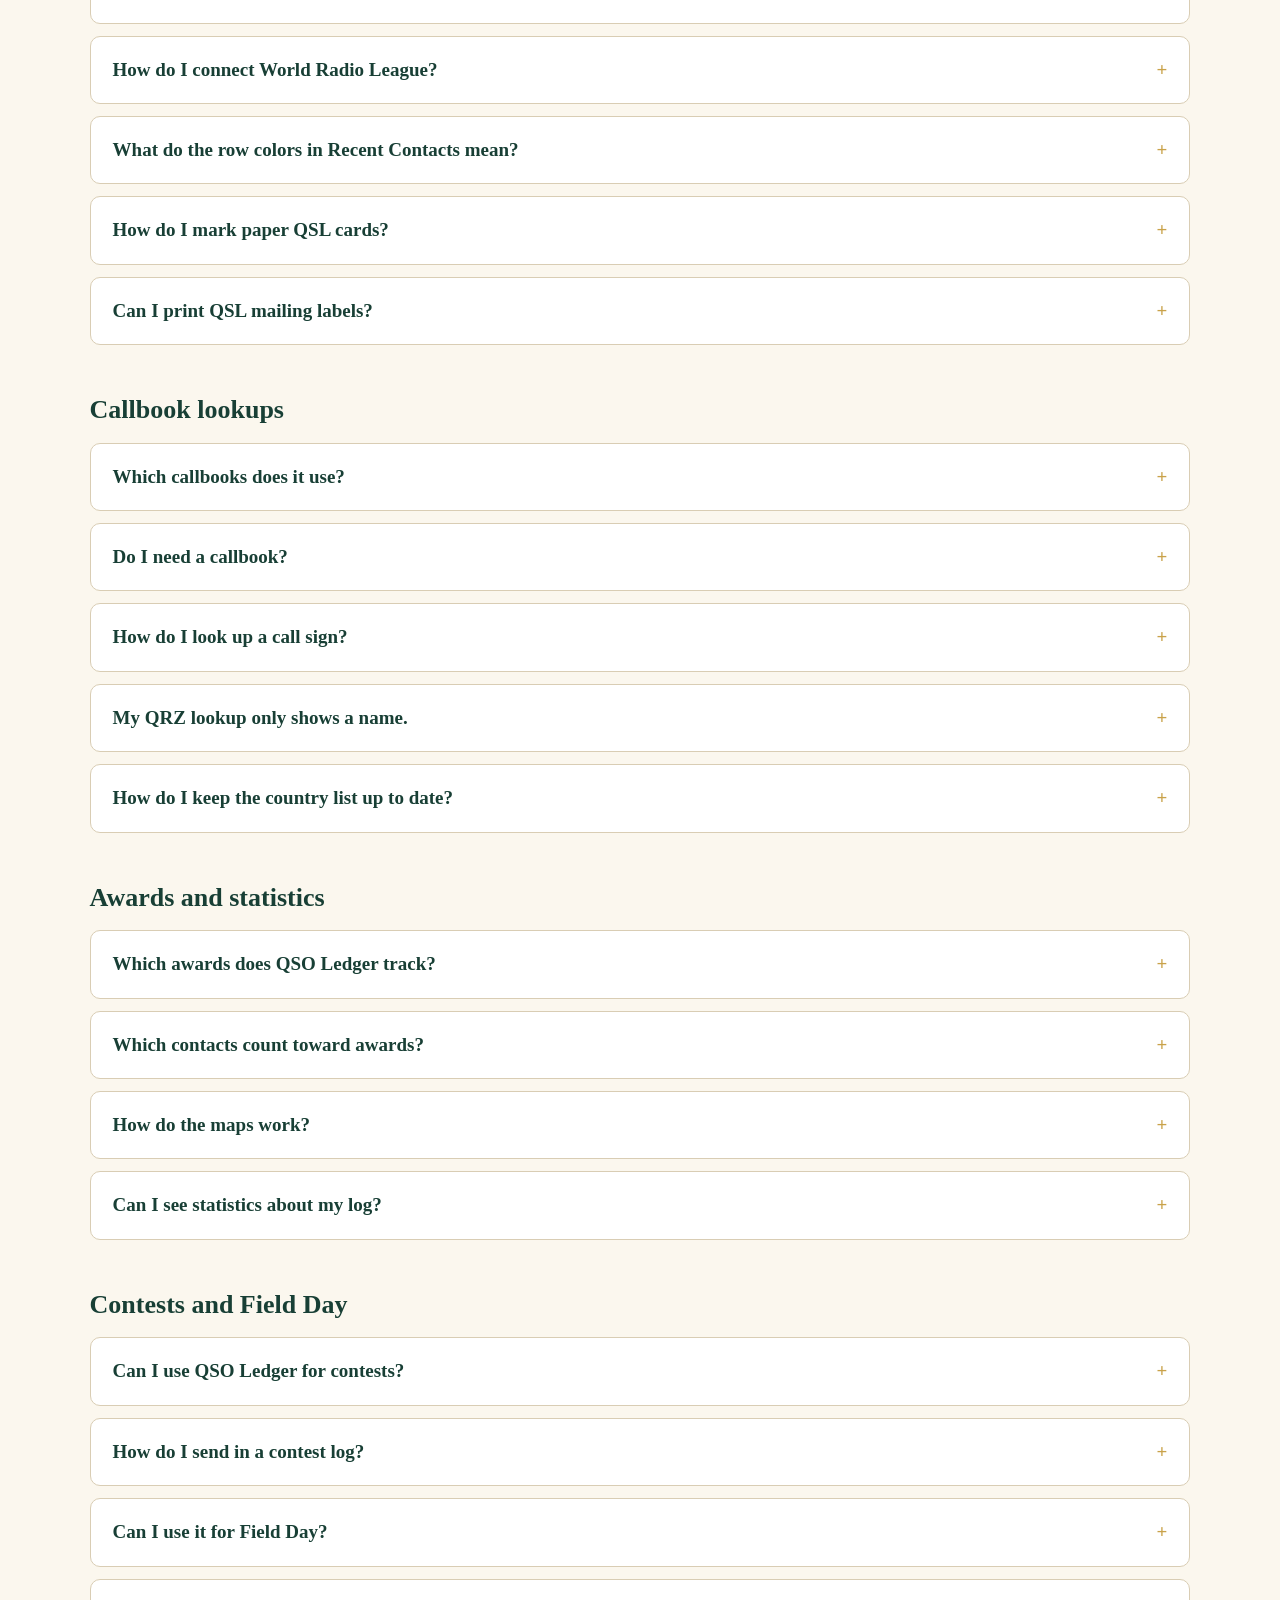
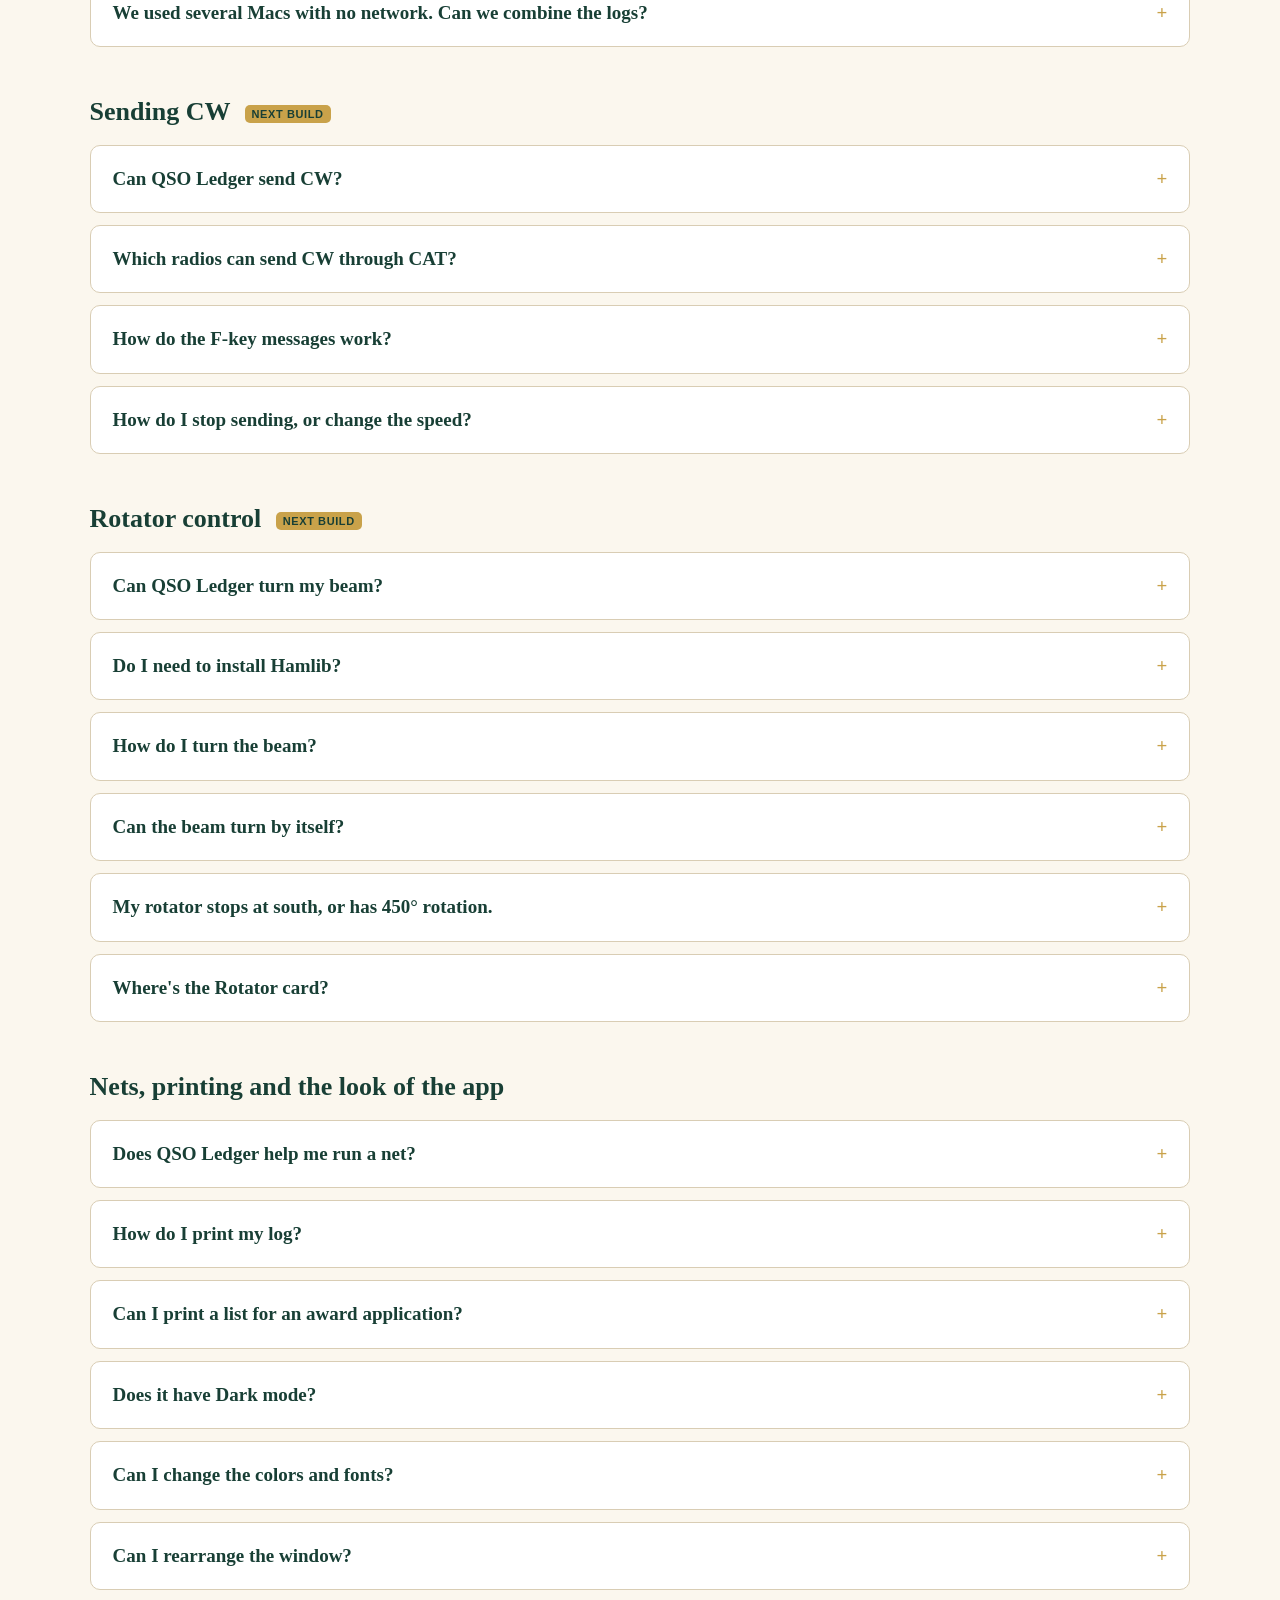
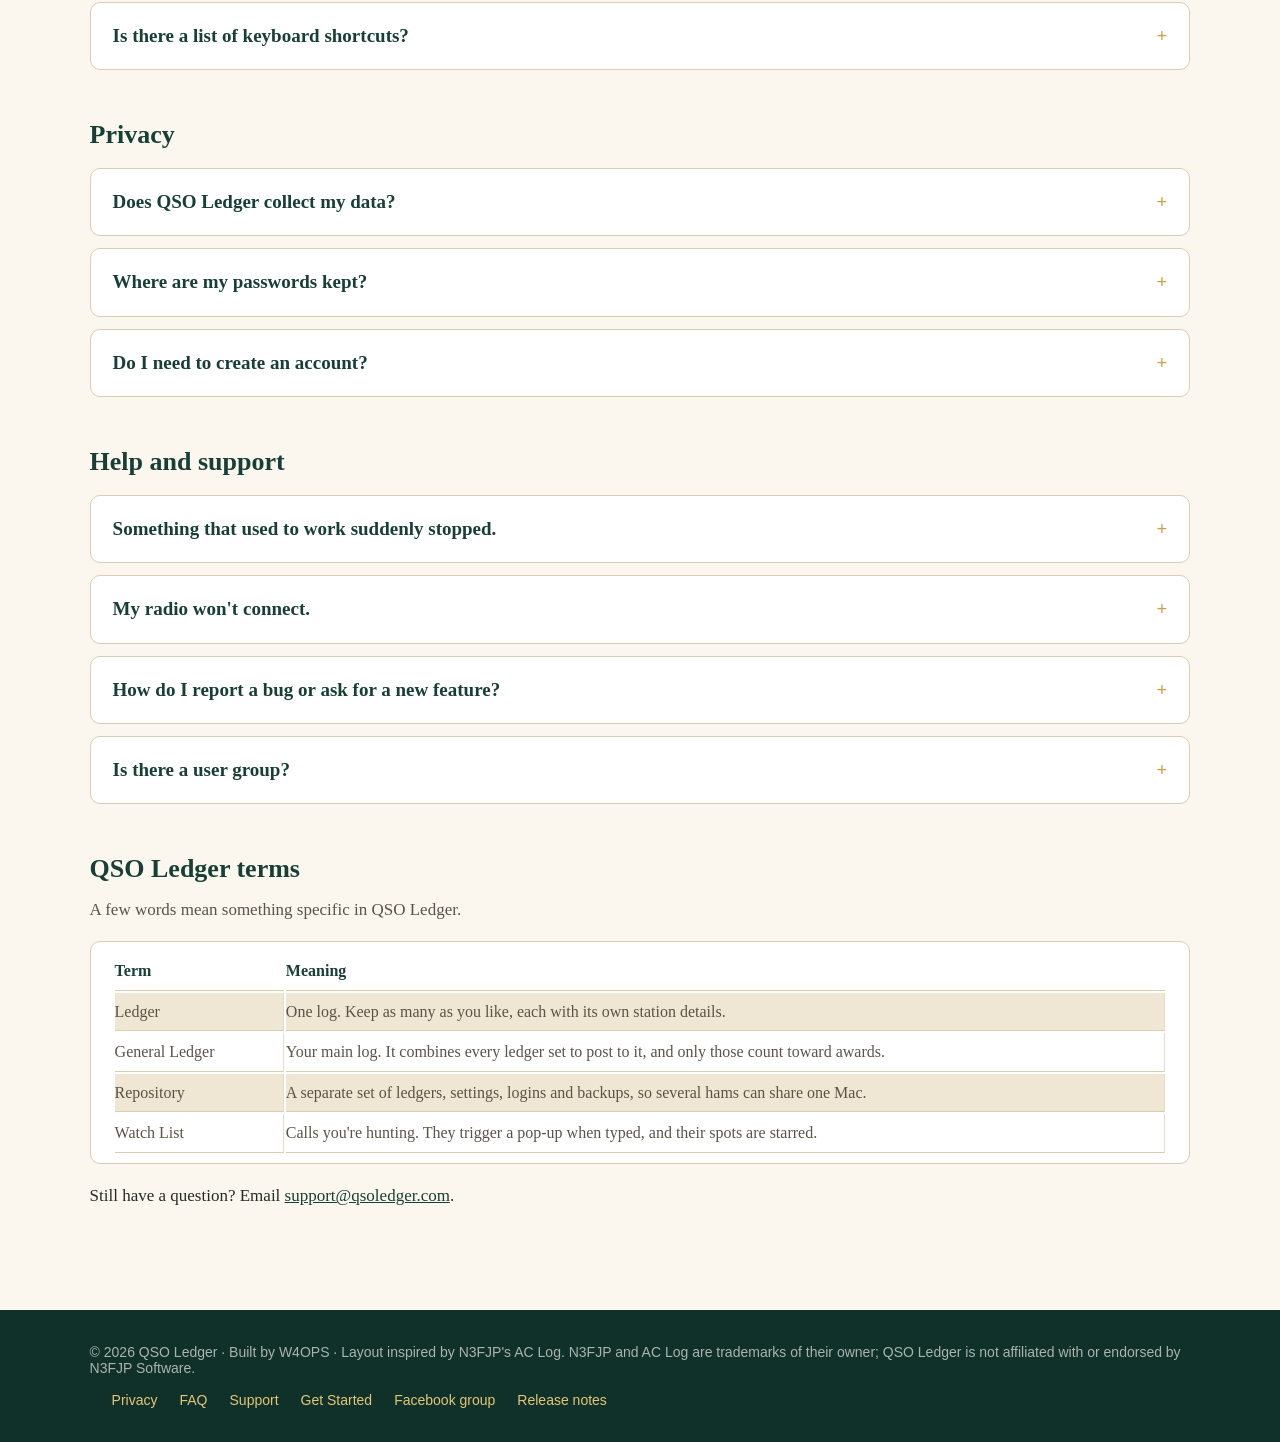
<file: faq.html>
<!doctype html><html lang="en"><head><meta charset="utf-8"><meta name="viewport" content="width=device-width,initial-scale=1"><title>FAQ · QSO Ledger</title><meta name="description" content="Answers about QSO Ledger, the Mac ham radio logbook: price and trial, importing from N3FJP AC Log, CAT radio control, WSJT-X, DX spots and POTA, LoTW and QRZ uploads, backups, CW and rotators."><link rel="canonical" href="https://qsoledger.com/faq.html"><link rel="icon" href="icon.png"><link rel="stylesheet" href="style.css">
<script type="application/ld+json">{"@context": "https://schema.org", "@type": "FAQPage", "mainEntity": [{"@type": "Question", "name": "What is QSO Ledger?", "acceptedAnswer": {"@type": "Answer", "text": "It's a logbook app built just for the Mac. Your recent contacts show at the top of the window, and the boxes where you type a new contact sit below them. Type the other station's call sign, press Tab to move from box to box, then press Enter to save. That's it. QSO Ledger can also: Control your radio over CAT Show DX cluster and POTA spots Upload your contacts to LoTW, eQSL, QRZ Logbook, Club Log and World Radio League Track WAS, DXCC, grid and county progress"}}, {"@type": "Question", "name": "Who makes it?", "acceptedAnswer": {"@type": "Answer", "text": "QSO Ledger is made by W4OPS. It's an independent app and isn't run by any club or organization."}}, {"@type": "Question", "name": "Is QSO Ledger connected to N3FJP Software?", "acceptedAnswer": {"@type": "Answer", "text": "No, but N3FJP played a part in how it came about. AC Log is one of the most popular loggers in ham radio, and many hams who moved to a Mac missed its simple layout. So before building QSO Ledger, we reached out to Scott, N3FJP, to ask his permission to model our interface after his software, and he gave us his blessing. We then put our own spin on it, and wrote QSO Ledger from scratch as a native Mac app. N3FJP and AC Log are trademarks of Scott, N3FJP. QSO Ledger is not affiliated with or endorsed by N3FJP Software."}}, {"@type": "Question", "name": "On Windows?", "acceptedAnswer": {"@type": "Answer", "text": "To learn more about N3FJP's software, visit www.n3fjp.com. Whether you're logging everyday QSOs, working contests or taking part in Field Day, we can't recommend it enough."}}, {"@type": "Question", "name": "I use AC Log on Windows. Why would I switch?", "acceptedAnswer": {"@type": "Answer", "text": "If AC Log on a Windows PC works for you, there's no need to switch. QSO Ledger is for hams who want that same easy style of logging on a Mac, with no Windows virtual machine, no Wine, and no USB pass-through problems for the radio."}}, {"@type": "Question", "name": "Does it run on Windows, Linux or iPhone?", "acceptedAnswer": {"@type": "Answer", "text": "Right now it runs only on the Mac. An iPhone version is planned. There are no plans for Windows or Linux. If you're on Windows, we strongly recommend N3FJP's software, available at www.n3fjp.com. It's an excellent choice for everyday QSOs, contests and Field Day."}}, {"@type": "Question", "name": "Which Macs can run it?", "acceptedAnswer": {"@type": "Answer", "text": "Any Mac with macOS 14 Sonoma or newer. It runs natively on both Apple Silicon Macs (M1 and newer) and older Intel Macs."}}, {"@type": "Question", "name": "Do I need the internet?", "acceptedAnswer": {"@type": "Answer", "text": "No. Your log is saved on your Mac, so logging, searching, awards, printing and ADIF import and export all work offline. Features that need the internet, like spots, call sign lookups and uploads, pick back up when you reconnect."}}, {"@type": "Question", "name": "How much does it cost?", "acceptedAnswer": {"@type": "Answer", "text": "QSO Ledger is free to download from the Mac App Store, and every feature works for the first 30 days. After that, a one-time $39.99 purchase inside the app unlocks it for good. There is no monthly subscription."}}, {"@type": "Question", "name": "Are updates free?", "acceptedAnswer": {"@type": "Answer", "text": "Yes. Your one-time unlock includes all future updates to QSO Ledger for Mac."}}, {"@type": "Question", "name": "What happens when the 30-day trial ends if I haven't bought it?", "acceptedAnswer": {"@type": "Answer", "text": "Nothing is lost. You can still open, search, print and export your log as an ADIF file. You can also keep logging for free: 15 new contacts a day (UTC) for the first three months after the trial, then 10 a day. Contacts from WSJT-X, other apps and the API count toward the same daily allowance. Unlocking removes the limit."}}, {"@type": "Question", "name": "I bought it on one Mac. Do I pay again for my other Mac?", "acceptedAnswer": {"@type": "Answer", "text": "No. On the other Mac, sign in to the Mac App Store with the same Apple ID. Then choose QSO Ledger → Unlock QSO Ledger… → Restore Purchase."}}, {"@type": "Question", "name": "Can my family use my purchase?", "acceptedAnswer": {"@type": "Answer", "text": "The unlock can't be shared through Apple's Family Sharing, so each Apple ID needs its own. But if your family shares one Mac, everyone can use that one unlocked copy, and each ham can keep a separate log. See \"Several hams share one Mac\" below."}}, {"@type": "Question", "name": "Can our club buy one copy for Field Day?", "acceptedAnswer": {"@type": "Answer", "text": "Each Mac unlocks through its own Apple ID, so every Mac needs its own unlock or can use its 30-day trial. Several Macs logging into one shared Field Day log isn't available yet."}}, {"@type": "Question", "name": "What is the refund policy?", "acceptedAnswer": {"@type": "Answer", "text": "Apple handles all purchases and refunds. You can ask for a refund at reportaproblem.apple.com."}}, {"@type": "Question", "name": "How do I try the beta?", "acceptedAnswer": {"@type": "Answer", "text": "First install Apple's free TestFlight app. Then join the public beta at testflight.apple.com/join/hj4aNTzw."}}, {"@type": "Question", "name": "How do I set it up the first time?", "acceptedAnswer": {"@type": "Answer", "text": "When you first open QSO Ledger, a Welcome window asks for your call sign, name, grid square and location. It also asks you to pick a folder for backups. You can change any of this later in Settings → Station and Settings → Backup. To see the Welcome window again, choose Help → Welcome…."}}, {"@type": "Question", "name": "Is there a Save button?", "acceptedAnswer": {"@type": "Answer", "text": "No, you don't need one. Each contact is saved the moment you log it."}}, {"@type": "Question", "name": "I closed the main window. How do I get it back?", "acceptedAnswer": {"@type": "Answer", "text": "Click the QSO Ledger icon in the Dock, or choose Window → QSO Ledger (⌘0). Closing the window doesn't lose anything."}}, {"@type": "Question", "name": "How do I clear the boxes without logging the contact?", "acceptedAnswer": {"@type": "Answer", "text": "Press Esc."}}, {"@type": "Question", "name": "Are the times in UTC?", "acceptedAnswer": {"@type": "Answer", "text": "Yes. Dates and times are logged in UTC. In Settings → Station you can choose how dates look when you see and type them. Behind the scenes, contacts are always saved in standard ADIF format."}}, {"@type": "Question", "name": "How do I type in an old paper log?", "acceptedAnswer": {"@type": "Answer", "text": "Type each contact's date and time into the boxes yourself. To save typing, go to Settings → Station and set the date option to Last entry date. Each new contact will then start with the date of the one before it."}}, {"@type": "Question", "name": "Where's the full manual?", "acceptedAnswer": {"@type": "Answer", "text": "Choose Help → QSO Ledger Help (⌘?). It covers common questions and every menu, and you can search it."}}, {"@type": "Question", "name": "Can I bring in my log from N3FJP AC Log?", "acceptedAnswer": {"@type": "Answer", "text": "Yes. In AC Log, export your log as an ADIF file. Then in QSO Ledger, choose File → Import ADIF… (⇧⌘I) and pick that file. Your AC Log file stays exactly as it was."}}, {"@type": "Question", "name": "What about other loggers, like RUMlogNG, MacLoggerDX, HAMRS, Log4OM or LoTW?", "acceptedAnswer": {"@type": "Answer", "text": "It works the same way. Almost every logging program can export an ADIF file (it ends in .adi or .adif). Export one, then use File → Import ADIF…."}}, {"@type": "Question", "name": "What gets brought over?", "acceptedAnswer": {"@type": "Answer", "text": "Call signs, dates, times, bands, frequencies, modes, signal reports, names, locations, grid squares, counties, POTA park numbers, comments, and your QSL, LoTW and eQSL status. QSO Ledger then works out your WAS, DXCC and grid totals for you."}}, {"@type": "Question", "name": "If I import the same file twice, will I get duplicates?", "acceptedAnswer": {"@type": "Answer", "text": "No. Contacts already in your log are skipped. When it's done, QSO Ledger tells you how many contacts were added, how many were already there, and how many couldn't be read."}}, {"@type": "Question", "name": "My ADIF file lists the same contact twice. What happens?", "acceptedAnswer": {"@type": "Answer", "text": "The two copies are combined into one, and the confirmed copy is kept. When the import finishes, click Review Merged Contacts… to see what was combined."}}, {"@type": "Question", "name": "My log is in a spreadsheet. Can I import it?", "acceptedAnswer": {"@type": "Answer", "text": "Not directly. First convert the spreadsheet to an ADIF file. Several free online tools and ham programs can do this. Then use File → Import ADIF…."}}, {"@type": "Question", "name": "How big a log can it handle?", "acceptedAnswer": {"@type": "Answer", "text": "QSO Ledger has been tested with a log of 100,000 contacts."}}, {"@type": "Question", "name": "What happens when I type a call sign?", "acceptedAnswer": {"@type": "Answer", "text": "When you press Tab to leave the Call box, QSO Ledger fills in the station's country, continent, CQ and ITU zones, and the beam heading and distance. If you've set up a callbook, it can also fill in their name, location and grid square. You'll also see how many times you've worked that station and when you last did."}}, {"@type": "Question", "name": "What does \"DUPE!\" mean?", "acceptedAnswer": {"@type": "Answer", "text": "It means you've already worked that call sign on the same band and mode. It's only a heads-up. You can still log the contact."}}, {"@type": "Question", "name": "What do the red New! tags mean?", "acceptedAnswer": {"@type": "Answer", "text": "They point out a first: a new call sign, a new country, or a new band or mode for a country or call. You can choose which alerts you see in Settings → Station."}}, {"@type": "Question", "name": "It says \"No country found. Log anyway?\"", "acceptedAnswer": {"@type": "Answer", "text": "The call sign doesn't match any country prefix QSO Ledger knows. First, check for a typo. Special-event calls and brand-new calls sometimes cause this too. If the call is correct, choose Log Anyway."}}, {"@type": "Question", "name": "Am I stuck with the modes in the list?", "acceptedAnswer": {"@type": "Answer", "text": "No. QSO Ledger knows all the standard ADIF modes, including FT8, FT4, JS8, PSK31 and RTTY, so LoTW and other services will accept your contacts."}}, {"@type": "Question", "name": "Can I choose which boxes show, and in what order?", "acceptedAnswer": {"@type": "Answer", "text": "Yes. In Settings → Fields & Columns, pick the boxes for the top row and bottom row, and drag them into the order you like. Pressing Tab follows that order. The Call box is always first."}}, {"@type": "Question", "name": "Can I change the columns in Recent Contacts?", "acceptedAnswer": {"@type": "Answer", "text": "Yes. Pick the columns and their order in Settings → Fields & Columns, or right-click any column title. Drag the edge of a column to make it wider or narrower. Reset Columns puts everything back the way it started."}}, {"@type": "Question", "name": "Can I see my earlier contacts with a station while I'm logging?", "acceptedAnswer": {"@type": "Answer", "text": "Yes. Turn on the switch under Recent Contacts in Settings → Fields & Columns. When you Tab out of the Call box, the list shows your past contacts with that station."}}, {"@type": "Question", "name": "How do I fix a contact?", "acceptedAnswer": {"@type": "Answer", "text": "Right-click it in Recent Contacts and choose Edit."}}, {"@type": "Question", "name": "How do I change many contacts at once?", "acceptedAnswer": {"@type": "Answer", "text": "Select them by holding ⌘ or Shift while you click. Then right-click and choose Edit Contacts…. Only the boxes you type in will change, and QSO Ledger asks before saving anything."}}, {"@type": "Question", "name": "I logged a lot of contacts offline. Can it fill in the missing details?", "acceptedAnswer": {"@type": "Answer", "text": "Yes. Choose Edit → Fill Blank Fields from Call…. It fills in empty boxes, like country, zones, band and callbook details, for your whole log, the contacts you've selected, or a range of record numbers. It never changes a box that already has something in it."}}, {"@type": "Question", "name": "How do I find a contact?", "acceptedAnswer": {"@type": "Answer", "text": "Type a call, name, state, country, county or comment in the search box at the top left of Recent Contacts and press Return. ⌘F jumps to the box. Clear it to go back to the list you had before."}}, {"@type": "Question", "name": "Why are western longitudes shown as negative numbers?", "acceptedAnswer": {"@type": "Answer", "text": "QSO Ledger uses the standard map rule: north and east are positive, south and west are negative. If latitude and longitude are blank, direction and distance are figured from the center of the station's grid square."}}, {"@type": "Question", "name": "Can I keep more than one log?", "acceptedAnswer": {"@type": "Answer", "text": "Yes. QSO Ledger calls each log a ledger. Add ledgers in Settings → Ledgers, for example one for nets, one for Field Day, and one for each POTA activation. Each ledger has its own station details."}}, {"@type": "Question", "name": "What's the General Ledger?", "acceptedAnswer": {"@type": "Answer", "text": "It's your main log. Each ledger can send (\"post\") its contacts to the General Ledger, and only those ledgers count toward awards. To see every posting ledger together, choose Ledger → Open General Ledger (⇧⌘G)."}}, {"@type": "Question", "name": "Where did my contacts go?", "acceptedAnswer": {"@type": "Answer", "text": "Check which ledger is picked in the Ledger menu. Each ledger shows only its own contacts. Open the General Ledger to see them all together."}}, {"@type": "Question", "name": "Several hams share one Mac. Can we each have our own log?", "acceptedAnswer": {"@type": "Answer", "text": "Yes. Choose File → New Repository… to make a separate space for each ham, with its own ledgers, station details, online logbook logins, Watch List and backups. Use File → Switch Repository to move between them. To keep your repository private, give it a password in Settings → Station. Hold the Option key while QSO Ledger opens to choose which repository to open."}}, {"@type": "Question", "name": "I got a new call sign. What do I do?", "acceptedAnswer": {"@type": "Answer", "text": "Change it in Settings → Station. Contacts you already logged keep the call you used at the time. If you want the new call's contacts kept separate, start a new ledger."}}, {"@type": "Question", "name": "Where is my log stored?", "acceptedAnswer": {"@type": "Answer", "text": "On your Mac. If you use Time Machine, it backs up your log along with everything else."}}, {"@type": "Question", "name": "Does QSO Ledger make its own backups?", "acceptedAnswer": {"@type": "Answer", "text": "Yes. In Settings → Backup, pick a folder, such as an external drive or a cloud folder like iCloud Drive or Dropbox. QSO Ledger saves a standard ADIF backup there every day, every week, or each time you quit. It keeps the newest 3 to 10 backups (7 unless you change it)."}}, {"@type": "Question", "name": "How do I restore a backup?", "acceptedAnswer": {"@type": "Answer", "text": "Choose File → Restore from Backup…. It only adds contacts that are missing, puts each one back in its own ledger, and never deletes anything."}}, {"@type": "Question", "name": "How do I move QSO Ledger to a new Mac?", "acceptedAnswer": {"@type": "Answer", "text": "Install QSO Ledger on the new Mac. Then choose File → Restore from Backup… and pick a backup file. Or, on the old Mac, choose File → Export Repository… and restore that file on the new one. Use Restore Purchase to bring back your unlock."}}, {"@type": "Question", "name": "What's the best way to never lose my log?", "acceptedAnswer": {"@type": "Answer", "text": "Use more than one kind of backup: Keep Time Machine turned on. Point Settings → Backup at a second drive or a cloud folder. Every so often, choose File → Export ADIF… (⇧⌘E) and keep that file somewhere else too."}}, {"@type": "Question", "name": "Does iCloud keep my log in sync between Macs?", "acceptedAnswer": {"@type": "Answer", "text": "Not yet, but it's planned. For now, use backups or ADIF export to move contacts between Macs."}}, {"@type": "Question", "name": "Can I export just part of my log?", "acceptedAnswer": {"@type": "Answer", "text": "Yes. File → Export ADIF… can save the whole log, only the contacts you've selected, or a range of record numbers."}}, {"@type": "Question", "name": "Which radios can QSO Ledger control?", "acceptedAnswer": {"@type": "Answer", "text": "Icom, Kenwood, Elecraft, Yaesu and FlexRadio radios work directly. Hundreds more work through helper programs like Hamlib's rigctld, flrig, or TCI (used by ExpertSDR, Thetis and other SDR programs)."}}, {"@type": "Question", "name": "What does radio control do for me?", "acceptedAnswer": {"@type": "Answer", "text": "As you tune your radio, the frequency, band and mode in QSO Ledger change to match. And when you click a DX or POTA spot, your radio jumps to that station."}}, {"@type": "Question", "name": "How do I connect my radio?", "acceptedAnswer": {"@type": "Answer", "text": "Go to Settings → Radio. Choose your radio type and the USB port it's plugged into. If your radio is on the network instead, choose rigctld, flrig, TCI, or TCP (for programs like SmartSDR CAT, Thetis or ser2net)."}}, {"@type": "Question", "name": "What address does my Icom need?", "acceptedAnswer": {"@type": "Answer", "text": "Use the radio's CI-V address. Here are the common ones: IC-7300: 94. IC-705: A4. IC-9700: A2. IC-7610: 98. IC-7100: 88. IC-7851: 8E. The address and baud rate must be the same in the radio's menu and in QSO Ledger."}}, {"@type": "Question", "name": "My radio's USB port isn't in the list.", "acceptedAnswer": {"@type": "Answer", "text": "Try these steps: Install the radio maker's USB driver if it needs one. Many Silicon Labs and FTDI cables do. Unplug the cable and plug it back in. Close and reopen Settings → Radio. On a Mac, radio ports have names like cu.usbserial-XXXX or cu.SLAB_USBtoUART."}}, {"@type": "Question", "name": "Can two programs control the radio at the same time?", "acceptedAnswer": {"@type": "Answer", "text": "Only one program at a time can use a USB port. To share your radio between QSO Ledger and a program like WSJT-X or fldigi, run flrig or Hamlib's rigctld, then point both programs at it."}}, {"@type": "Question", "name": "Can I use Hamlib for my radio and my rotator at the same time?", "acceptedAnswer": {"@type": "Answer", "text": "Yes. rigctld (port 4532) runs the radio and rotctld (port 4533) runs the rotator. Each one needs its own USB port."}}, {"@type": "Question", "name": "Does it work with a remote station?", "acceptedAnswer": {"@type": "Answer", "text": "Yes, as long as your radio or its control program shares CAT over the network through rigctld, flrig, TCI or a TCP port. Your remote-station software handles the audio."}}, {"@type": "Question", "name": "Can WSJT-X and JTDX log straight into QSO Ledger?", "acceptedAnswer": {"@type": "Answer", "text": "Yes. Here's how: In QSO Ledger, turn on Settings → Radio → Log contacts from WSJT-X and JTDX. In WSJT-X or JTDX, open Settings → Reporting. Set the UDP Server to 127.0.0.1 and the port to 2237. Now every contact you log in WSJT-X or JTDX goes right into your current ledger."}}, {"@type": "Question", "name": "Does it work with JS8Call, fldigi, GridTracker and Hunterlog?", "acceptedAnswer": {"@type": "Answer", "text": "Yes. QSO Ledger includes an N3FJP-compatible API, so any program that can log to AC Log can log to QSO Ledger without changes. To set it up: Turn it on in Settings → Radio. It uses TCP port 1100 unless you change it. In the other program, choose its N3FJP logging option and point it at this Mac."}}, {"@type": "Question", "name": "Can programs on another computer log to QSO Ledger?", "acceptedAnswer": {"@type": "Answer", "text": "Yes, if you allow network access for the API in Settings → Radio. Only do this on a network you trust."}}, {"@type": "Question", "name": "Does QSO Ledger have its own API for scripts, Stream Deck and Apple Shortcuts?", "acceptedAnswer": {"@type": "Answer", "text": "Yes. The QSO Ledger API lets other programs on your Mac talk to QSO Ledger at http://127.0.0.1:7373/v1/. Programs can: Log contacts, search the log and check for dupes Look up a call sign and fill in the entry form Export ADIF and switch ledgers Read and tune the radio, and send CW Get live updates as things happen Turn it on in Settings → Radio → QSO Ledger API. That screen also shows the access key that every request needs. The API is off until you turn it on, and it can never delete contacts. After the free trial ends, programs can still read your log, and contacts they add count toward the free daily allowance until you unlock. See the API page for every command, with examples."}}, {"@type": "Question", "name": "What's the difference between the two APIs?", "acceptedAnswer": {"@type": "Answer", "text": "The N3FJP-compatible API is for programs that already work with N3FJP. The QSO Ledger API is for anything new, and it can do much more. You can run both at the same time."}}, {"@type": "Question", "name": "Will you add support for my favorite program?", "acceptedAnswer": {"@type": "Answer", "text": "Email support@qsoledger.com with the program's name and what you'd like it to do."}}, {"@type": "Question", "name": "How do I see DX spots?", "acceptedAnswer": {"@type": "Answer", "text": "In Settings → DX Cluster, check one or more spot sources: NC7J, VE7CC, W3LPL, K1TTT, WA9PIE, DXSpots.com or POTA Spots. They all connect at once, and if several report the same spot, you'll see it only once. To use a cluster that isn't listed, add it under Custom cluster."}}, {"@type": "Question", "name": "How do I filter spots?", "acceptedAnswer": {"@type": "Answer", "text": "Use Filters in Settings → DX Cluster: Heard by is about the spotter: show spots only from stations on certain continents, or only in your country. Station heard is about the DX station itself. You can also hide whole bands, or hide CW, digital or phone spots. Show All Spots clears every filter."}}, {"@type": "Question", "name": "My usual cluster is down.", "acceptedAnswer": {"@type": "Answer", "text": "Check a different one in Settings → DX Cluster. Auto reconnect is on unless you turn it off. It keeps retrying a cluster that dropped, and also reconnects after your Mac sleeps, after a network drop, or after 10 quiet minutes."}}, {"@type": "Question", "name": "Can I send login commands, like SET/NOANN or SHOW/DX?", "acceptedAnswer": {"@type": "Answer", "text": "Yes. Add them under login commands in Settings → DX Cluster."}}, {"@type": "Question", "name": "What happens when I click a spot?", "acceptedAnswer": {"@type": "Answer", "text": "The call sign goes into the entry form, and your radio tunes to the spot's frequency and mode. If you have a rotator connected, your beam can turn toward the station too."}}, {"@type": "Question", "name": "Can I hide the spots or move them?", "acceptedAnswer": {"@type": "Answer", "text": "To hide them, uncheck Settings → Show DX Spots. To move them, use Settings → Window Layout: Traditional puts spots under the entry boxes, and Side Panel puts them on the right. Drag the bar above the spots to make the area bigger or smaller."}}, {"@type": "Question", "name": "Can the spots have their own window?", "acceptedAnswer": {"@type": "Answer", "text": "Yes. Click the pop-out button on the DX Spots title, or use the Settings menu. You can move that window to another screen. Close it and the spots go back into the main window."}}, {"@type": "Question", "name": "How do I get an alert when a station I'm hunting shows up?", "acceptedAnswer": {"@type": "Answer", "text": "Add the call to File → Watch List…. You'll get a pop-up when you type that call, and its spots are marked with a star."}}, {"@type": "Question", "name": "Does QSO Ledger support Parks on the Air (POTA)?", "acceptedAnswer": {"@type": "Answer", "text": "Yes! Hunting parks: Check POTA Spots in Settings → DX Cluster to see who is activating a park right now. Logging park numbers: Add the Park Ref box in Settings → Fields & Columns. Activating a park yourself: Make a separate ledger for each activation. When you're done, export it as ADIF and upload it to pota.app. Set that ledger to post to the General Ledger so your contacts count toward awards."}}, {"@type": "Question", "name": "Which online logbooks does QSO Ledger work with?", "acceptedAnswer": {"@type": "Answer", "text": "ARRL Logbook of the World (LoTW), eQSL, QRZ Logbook, Club Log and World Radio League. Enter your logins in Settings → eLogs. Your passwords are kept safely in your Mac's Keychain."}}, {"@type": "Question", "name": "How do I upload to LoTW?", "acceptedAnswer": {"@type": "Answer", "text": "Install ARRL's free TQSL program and set up your call sign certificate. In QSO Ledger, choose eLogs → Logbook of the World → Upload New Contacts (TQSL)…. TQSL signs the upload with your certificate and sends it to LoTW."}}, {"@type": "Question", "name": "How do I get my LoTW confirmations?", "acceptedAnswer": {"@type": "Answer", "text": "Choose eLogs → Logbook of the World → Download Confirmations. It uses your LoTW website login and marks which contacts are confirmed."}}, {"@type": "Question", "name": "Does it upload only my new contacts?", "acceptedAnswer": {"@type": "Answer", "text": "Yes. Upload New Contacts sends only the contacts that haven't gone to that service yet."}}, {"@type": "Question", "name": "What do I need for QRZ Logbook?", "acceptedAnswer": {"@type": "Answer", "text": "Your QRZ Logbook API key. Find it on qrz.com under My Logbook → Settings. Uploading needs a QRZ Logbook subscription."}}, {"@type": "Question", "name": "How do I connect World Radio League?", "acceptedAnswer": {"@type": "Answer", "text": "In World Radio League, open Integrations → Developer API and choose Generate API key. Paste the key into Settings → eLogs right away. WRL only shows it once. Choose eLogs → World Radio League → Upload New Contacts or Download New Contacts."}}, {"@type": "Question", "name": "What do the row colors in Recent Contacts mean?", "acceptedAnswer": {"@type": "Answer", "text": "They show the QSL status of each contact: not sent, sent, received, or both sent and received. You can change the colors in Settings → Colors & Fonts."}}, {"@type": "Question", "name": "How do I mark paper QSL cards?", "acceptedAnswer": {"@type": "Answer", "text": "Select the contacts, right-click, and choose Mark QSL Sent or Mark QSL Rcvd."}}, {"@type": "Question", "name": "Can I print QSL mailing labels?", "acceptedAnswer": {"@type": "Answer", "text": "Yes. Choose File → Print QSL Labels…. It prints on Avery 5160, 5161, 5163 or 5164 label sheets. You can start partway down a sheet you've already used, and mark the contacts as QSL Sent when you're done. Addresses come from your callbook."}}, {"@type": "Question", "name": "Which callbooks does it use?", "acceptedAnswer": {"@type": "Answer", "text": "QRZ.com (this needs a QRZ XML subscription) or HamQTH (free account). Set up either one in Settings → eLogs."}}, {"@type": "Question", "name": "Do I need a callbook?", "acceptedAnswer": {"@type": "Answer", "text": "No. QSO Ledger works fine without one. It still fills in the country, zones, direction and distance using its built-in country file."}}, {"@type": "Question", "name": "How do I look up a call sign?", "acceptedAnswer": {"@type": "Answer", "text": "CallBook → Look Up Call (⌘L) fills in any empty boxes. CallBook → Show Callbook Card (⌘K) shows the station's photo, address and QSL details. Open Call on QRZ.com (⇧⌘L) opens the station's page on QRZ.com."}}, {"@type": "Question", "name": "My QRZ lookup only shows a name.", "acceptedAnswer": {"@type": "Answer", "text": "That usually means your QRZ account doesn't have an XML subscription. Full lookups need one."}}, {"@type": "Question", "name": "How do I keep the country list up to date?", "acceptedAnswer": {"@type": "Answer", "text": "Use Settings → Country File to update the file (cty.dat) that QSO Ledger uses for countries and zones. Update it whenever new DXCC entities or call sign prefixes are announced."}}, {"@type": "Question", "name": "Which awards does QSO Ledger track?", "acceptedAnswer": {"@type": "Answer", "text": "It tracks your worked and confirmed totals for Worked All States, DXCC, counties, grid squares and more, with maps. Open them with Awards → Worked All States and DXCC… (⇧⌘A)."}}, {"@type": "Question", "name": "Which contacts count toward awards?", "acceptedAnswer": {"@type": "Answer", "text": "Only contacts in ledgers that post to the General Ledger. Turn Post to General Ledger on or off for each ledger in Settings → Ledgers."}}, {"@type": "Question", "name": "How do the maps work?", "acceptedAnswer": {"@type": "Answer", "text": "Places you've worked and confirmed are shaded in. Drag to move around the map, and pinch to zoom in or out."}}, {"@type": "Question", "name": "Can I see statistics about my log?", "acceptedAnswer": {"@type": "Answer", "text": "Yes. Awards → Log Statistics… (⌥⌘S) shows your total contacts, unique call signs, countries, states, grid squares and your busiest day. It also breaks down contacts by band and mode, by year, and by your most-worked countries. You can filter by ledger, year, band or mode, then copy or print the results."}}, {"@type": "Question", "name": "Can I use QSO Ledger for contests?", "acceptedAnswer": {"@type": "Answer", "text": "For casual contesting, yes. Keep a separate ledger for the contest. When it's over, use File → Export Cabrillo… to save your log with your categories, the exchange you sent, and serial numbers. Live contest scoring isn't available yet."}}, {"@type": "Question", "name": "How do I send in a contest log?", "acceptedAnswer": {"@type": "Answer", "text": "Choose File → Export Cabrillo…. Pick the contest, your categories and exchange, choose the contacts, and save the .log file. Then upload or email it to the contest's log robot."}}, {"@type": "Question", "name": "Can I use it for Field Day?", "acceptedAnswer": {"@type": "Answer", "text": "Yes, on one Mac. Make a Field Day ledger, and when you're done, export it as ARRL-FD Cabrillo. A special Field Day screen and several Macs sharing one log aren't available yet."}}, {"@type": "Question", "name": "We used several Macs with no network. Can we combine the logs?", "acceptedAnswer": {"@type": "Answer", "text": "Yes. Export each Mac's Field Day ledger as ADIF, then import them all into one ledger on one Mac. Contacts that are already in the log are skipped, so you won't get duplicates."}}, {"@type": "Question", "name": "Can QSO Ledger send CW?", "acceptedAnswer": {"@type": "Answer", "text": "Yes. It can use your radio's built-in keyer or a K1EL WinKeyer. Choose which one in Settings → CW."}}, {"@type": "Question", "name": "Which radios can send CW through CAT?", "acceptedAnswer": {"@type": "Answer", "text": "Icom, Kenwood, Elecraft and FlexRadio, plus any radio controlled through Hamlib, flrig or TCI. Yaesu radios don't have a CAT command for sending typed text, so with a Yaesu, use flrig or a WinKeyer."}}, {"@type": "Question", "name": "How do the F-key messages work?", "acceptedAnswer": {"@type": "Answer", "text": "Keys F1 through F8 each send a message you write in Settings → CW. Messages can include fill-in tags that QSO Ledger swaps for real information when it sends: {CALL}: The other station's call sign. {RST}: The signal report. {NAME}: The other operator's name. {STATE}: The other station's state. {MYCALL}: Your call sign. {MYNAME}: Your name. {MYGRID}: Your grid square. For example, {CALL} DE {MYCALL} UR {RST} NAME {MYNAME} might send \"K4ABC DE W4OPS UR 599 NAME MIKE\"."}}, {"@type": "Question", "name": "How do I stop sending, or change the speed?", "acceptedAnswer": {"@type": "Answer", "text": "Press Esc to stop sending right away. The CW bar under the entry boxes has a Stop button, the speed, the F1–F8 buttons, and a box for typing any text. The CW menu also has Faster and Slower."}}, {"@type": "Question", "name": "Can QSO Ledger turn my beam?", "acceptedAnswer": {"@type": "Answer", "text": "Yes. In Settings → Rotator, choose your rotator controller and its USB port. These work directly: Yaesu GS-232A or GS-232B (Green Heron, ERC and K3NG controllers use the same commands) SPID / AlphaSpid Rot2Prog Hy-Gain DCU-1 or Rotor-EZ EasyComm II Prosistel For any other rotator, use Hamlib's rotctld (port 4533)."}}, {"@type": "Question", "name": "Do I need to install Hamlib?", "acceptedAnswer": {"@type": "Answer", "text": "Not for the controllers listed above, because QSO Ledger talks to them directly. You only need Hamlib for other rotators."}}, {"@type": "Question", "name": "How do I turn the beam?", "acceptedAnswer": {"@type": "Answer", "text": "Rotator → Turn to Short Path (⌘R) aims at the station in the entry form. Rotator → Turn to Long Path (⇧⌘R) aims the long path. Rotator → Stop (⌘.) stops the rotator. QSO Ledger aims using the station's grid square, or its country if there's no grid. You can also type any heading on the Rotator card, or right-click a spot and choose Turn Beam to …."}}, {"@type": "Question", "name": "Can the beam turn by itself?", "acceptedAnswer": {"@type": "Answer", "text": "Yes. Under When to turn in Settings → Rotator, choose whether it turns when you leave the Call box or when you click a spot. You can also list country prefixes (for example VK, ZL) that you usually work by long path."}}, {"@type": "Question", "name": "My rotator stops at south, or has 450° rotation.", "acceptedAnswer": {"@type": "Answer", "text": "In Settings → Rotator, set Rotator stops at (North or South) and the over-travel option. That way QSO Ledger knows which way the rotator has to go around. If your antenna isn't lined up exactly with the rotator's north, use Beam offset to correct it."}}, {"@type": "Question", "name": "Where's the Rotator card?", "acceptedAnswer": {"@type": "Answer", "text": "It's in the Side Panel layout. It can also open in its own window from either layout."}}, {"@type": "Question", "name": "Does QSO Ledger help me run a net?", "acceptedAnswer": {"@type": "Answer", "text": "Yes. Net → Net Manager… (⇧⌘N) keeps a check-in list. Each row saves as you type, so nothing is lost even if your Mac crashes. When the net ends, Log and Close asks which ledger the check-ins go into. Save As… makes a PDF or spreadsheet, and Share Roster sends the PDF."}}, {"@type": "Question", "name": "How do I print my log?", "acceptedAnswer": {"@type": "Answer", "text": "Choose File → Print Logbook… (⌘P). It prints the call, date, time, band, frequency, mode, reports and country, oldest first, with column headings on every page. To make a PDF instead, choose Save as PDF in the Print window."}}, {"@type": "Question", "name": "Can I print a list for an award application?", "acceptedAnswer": {"@type": "Answer", "text": "Filter to the contacts you need, then print them or export them as ADIF. Awards → Log Statistics… can print your totals too."}}, {"@type": "Question", "name": "Does it have Dark mode?", "acceptedAnswer": {"@type": "Answer", "text": "Yes. In Settings → Colors & Fonts, choose Light, Dark, or Match macOS."}}, {"@type": "Question", "name": "Can I change the colors and fonts?", "acceptedAnswer": {"@type": "Answer", "text": "Yes. Pick a ready-made theme, or set your own colors and text sizes for the boxes, labels and contact list in Settings → Colors & Fonts."}}, {"@type": "Question", "name": "Can I rearrange the window?", "acceptedAnswer": {"@type": "Answer", "text": "Yes. From the Settings menu, choose Traditional Layout (spots under the entry boxes) or Side Panel Layout (spots and station details on the right). You can also reorder the entry boxes and columns in Settings → Fields & Columns."}}, {"@type": "Question", "name": "Is there a list of keyboard shortcuts?", "acceptedAnswer": {"@type": "Answer", "text": "Yes: Log the contact: Enter. Clear the entry form, or stop CW: Esc. Find in log: ⌘F. Look up a call: ⌘L. Show the callbook card: ⌘K. Open the call on QRZ.com: ⇧⌘L. Import ADIF: ⇧⌘I. Export ADIF: ⇧⌘E. Print logbook: ⌘P. Open or close the General Ledger: ⇧⌘G. Awards: ⇧⌘A. Log statistics: ⌥⌘S. Net Manager: ⇧⌘N. Send CW messages: F1–F8. Rotator short path / long path / stop: ⌘R / ⇧⌘R / ⌘.. Main window: ⌘0. Help: ⌘?. ⌘ is the Command key, ⇧ is Shift, and ⌥ is Option."}}, {"@type": "Question", "name": "Does QSO Ledger collect my data?", "acceptedAnswer": {"@type": "Answer", "text": "Your log stays on your Mac. QSO Ledger sends only anonymous counts, like how many contacts were logged and on which bands and modes. It never sends call signs, names, grid squares, frequencies, park numbers or notes. To turn this off, switch off Share anonymous usage statistics in Settings. See the Privacy page for details."}}, {"@type": "Question", "name": "Where are my passwords kept?", "acceptedAnswer": {"@type": "Answer", "text": "In your Mac's Keychain, the same secure place macOS keeps your other passwords."}}, {"@type": "Question", "name": "Do I need to create an account?", "acceptedAnswer": {"@type": "Answer", "text": "No. There's no QSO Ledger account to sign up for."}}, {"@type": "Question", "name": "Something that used to work suddenly stopped.", "acceptedAnswer": {"@type": "Answer", "text": "Check your login in Settings → eLogs, or your radio connection in Settings → Radio. Online services sometimes change how they work, so check that service's website too. Still stuck? Email us."}}, {"@type": "Question", "name": "My radio won't connect.", "acceptedAnswer": {"@type": "Answer", "text": "Make sure the radio type, port and baud rate in QSO Ledger match the settings in your radio's own menu, and that no other program is using the port. For an Icom, check the CI-V address too."}}, {"@type": "Question", "name": "How do I report a bug or ask for a new feature?", "acceptedAnswer": {"@type": "Answer", "text": "Email support@qsoledger.com. Please include your macOS version, your QSO Ledger version, and what you were doing when the problem happened. A screenshot helps a lot."}}, {"@type": "Question", "name": "Is there a user group?", "acceptedAnswer": {"@type": "Answer", "text": "Yes. Join the QSO Ledger Facebook group at facebook.com/groups/qsoledger."}}]}</script></head><body>
<nav><div class="wrap"><div class="navl"><a class="brand" href="index.html"><img src="icon.png" alt="">QSO Ledger</a><a class="fb" href="https://www.facebook.com/groups/qsoledger/" target="_blank" rel="noopener">Facebook group ↗</a></div><ul><li><a href="index.html#features">Features</a></li><li><a href="index.html#download">Download</a></li><li><a href="getting-started.html">Get Started</a></li><li><a href="faq.html">FAQ</a></li><li><a href="support.html">Support</a></li></ul></div></nav>
<section><div class="wrap"><h2>Frequently asked questions</h2><p class="sub">QSO Ledger is a native Mac logbook for amateur radio. This page answers the most common questions. Terms specific to QSO Ledger, such as ledgers and repositories, are explained at the bottom. Items marked <span class="nb">Next build</span> arrive in the next TestFlight build.</p>
<div class="toc"><a href="#about-qso-ledger">About QSO Ledger</a><a href="#price-free-trial-and-buying">Price, free trial and buying</a><a href="#getting-started">Getting started</a><a href="#bringing-your-old-log-over">Bringing your old log over</a><a href="#logging-contacts">Logging contacts</a><a href="#more-than-one-log-more-than-one-ham">More than one log, more than one ham</a><a href="#backups-and-moving-to-a-new-mac">Backups and moving to a new Mac</a><a href="#radio-control-cat">Radio control (CAT)</a><a href="#digital-modes-and-other-programs">Digital modes and other programs</a><a href="#dx-spots-and-pota">DX spots and POTA</a><a href="#online-logbooks-and-qsl-cards">Online logbooks and QSL cards</a><a href="#callbook-lookups">Callbook lookups</a><a href="#awards-and-statistics">Awards and statistics</a><a href="#contests-and-field-day">Contests and Field Day</a><a href="#sending-cw">Sending CW</a><a href="#rotator-control">Rotator control</a><a href="#nets-printing-and-the-look-of-the-app">Nets, printing and the look of the app</a><a href="#privacy">Privacy</a><a href="#help-and-support">Help and support</a><a href="#qso-ledger-terms">QSO Ledger terms</a></div>
<div class="faq faqpage"><h3 id="about-qso-ledger">About QSO Ledger</h3><details><summary>What is QSO Ledger?</summary><p>It's a logbook app built just for the Mac. Your recent contacts show at the top of the window, and the boxes where you type a new contact sit below them. Type the other station's call sign, press Tab to move from box to box, then press Enter to save. That's it.</p><p>QSO Ledger can also:</p><ul><li>Control your radio over CAT</li><li>Show DX cluster and POTA spots</li><li>Upload your contacts to LoTW, eQSL, QRZ Logbook, Club Log and World Radio League</li><li>Track WAS, DXCC, grid and county progress</li></ul></details><details><summary>Who makes it?</summary><p>QSO Ledger is made by W4OPS. It's an independent app and isn't run by any club or organization.</p></details><details><summary>Is QSO Ledger connected to N3FJP Software?</summary><p>No, but N3FJP played a part in how it came about. AC Log is one of the most popular loggers in ham radio, and many hams who moved to a Mac missed its simple layout. So before building QSO Ledger, we reached out to Scott, N3FJP, to ask his permission to model our interface after his software, and he gave us his blessing. We then put our own spin on it, and wrote QSO Ledger from scratch as a native Mac app. N3FJP and AC Log are trademarks of Scott, N3FJP. QSO Ledger is not affiliated with or endorsed by N3FJP Software.</p></details><details><summary>On Windows?</summary><p>To learn more about N3FJP's software, visit <a href="https://www.n3fjp.com">www.n3fjp.com</a>. Whether you're logging everyday QSOs, working contests or taking part in Field Day, we can't recommend it enough.</p></details><details><summary>I use AC Log on Windows. Why would I switch?</summary><p>If AC Log on a Windows PC works for you, there's no need to switch. QSO Ledger is for hams who want that same easy style of logging on a Mac, with no Windows virtual machine, no Wine, and no USB pass-through problems for the radio.</p></details><details><summary>Does it run on Windows, Linux or iPhone?</summary><p>Right now it runs only on the Mac. An iPhone version is planned. There are no plans for Windows or Linux. If you're on Windows, we strongly recommend N3FJP's software, available at <a href="https://www.n3fjp.com">www.n3fjp.com</a>. It's an excellent choice for everyday QSOs, contests and Field Day.</p></details><details><summary>Which Macs can run it?</summary><p>Any Mac with macOS 14 Sonoma or newer. It runs natively on both Apple Silicon Macs (M1 and newer) and older Intel Macs.</p></details><details><summary>Do I need the internet?</summary><p>No. Your log is saved on your Mac, so logging, searching, awards, printing and ADIF import and export all work offline. Features that need the internet, like spots, call sign lookups and uploads, pick back up when you reconnect.</p></details><h3 id="price-free-trial-and-buying">Price, free trial and buying</h3><details><summary>How much does it cost?</summary><p>QSO Ledger is free to download from the Mac App Store, and every feature works for the first 30 days. After that, a one-time $39.99 purchase inside the app unlocks it for good. There is no monthly subscription.</p></details><details><summary>Are updates free?</summary><p>Yes. Your one-time unlock includes all future updates to QSO Ledger for Mac.</p></details><details><summary>What happens when the 30-day trial ends if I haven&#x27;t bought it?</summary><p>Nothing is lost. You can still open, search, print and export your log as an ADIF file. You can also keep logging for free: 15 new contacts a day (UTC) for the first three months after the trial, then 10 a day. Contacts from WSJT-X, other apps and the API count toward the same daily allowance. Unlocking removes the limit.</p></details><details><summary>I bought it on one Mac. Do I pay again for my other Mac?</summary><p>No. On the other Mac, sign in to the Mac App Store with the same Apple ID. Then choose QSO Ledger → Unlock QSO Ledger… → Restore Purchase.</p></details><details><summary>Can my family use my purchase?</summary><p>The unlock can't be shared through Apple's Family Sharing, so each Apple ID needs its own. But if your family shares one Mac, everyone can use that one unlocked copy, and each ham can keep a separate log. See "Several hams share one Mac" below.</p></details><details><summary>Can our club buy one copy for Field Day?</summary><p>Each Mac unlocks through its own Apple ID, so every Mac needs its own unlock or can use its 30-day trial. Several Macs logging into one shared Field Day log isn't available yet.</p></details><details><summary>What is the refund policy?</summary><p>Apple handles all purchases and refunds. You can ask for a refund at <a href="https://reportaproblem.apple.com">reportaproblem.apple.com</a>.</p></details><details><summary>How do I try the beta?</summary><p>First install Apple's free TestFlight app. Then join the public beta at <a href="https://testflight.apple.com/join/hj4aNTzw">testflight.apple.com/join/hj4aNTzw</a>.</p></details><h3 id="getting-started">Getting started</h3><details><summary>How do I set it up the first time?</summary><p>When you first open QSO Ledger, a Welcome window asks for your call sign, name, grid square and location. It also asks you to pick a folder for backups. You can change any of this later in Settings → Station and Settings → Backup. To see the Welcome window again, choose Help → Welcome….</p></details><details><summary>Is there a Save button?</summary><p>No, you don't need one. Each contact is saved the moment you log it.</p></details><details><summary>I closed the main window. How do I get it back?</summary><p>Click the QSO Ledger icon in the Dock, or choose Window → QSO Ledger (⌘0). Closing the window doesn't lose anything.</p></details><details><summary>How do I clear the boxes without logging the contact?</summary><p>Press Esc.</p></details><details><summary>Are the times in UTC?</summary><p>Yes. Dates and times are logged in UTC. In Settings → Station you can choose how dates look when you see and type them. Behind the scenes, contacts are always saved in standard ADIF format.</p></details><details><summary>How do I type in an old paper log?</summary><p>Type each contact's date and time into the boxes yourself. To save typing, go to Settings → Station and set the date option to Last entry date. Each new contact will then start with the date of the one before it.</p></details><details><summary>Where&#x27;s the full manual?</summary><p>Choose Help → QSO Ledger Help (⌘?). It covers common questions and every menu, and you can search it.</p></details><h3 id="bringing-your-old-log-over">Bringing your old log over</h3><details><summary>Can I bring in my log from N3FJP AC Log?</summary><p>Yes. In AC Log, export your log as an ADIF file. Then in QSO Ledger, choose File → Import ADIF… (⇧⌘I) and pick that file. Your AC Log file stays exactly as it was.</p></details><details><summary>What about other loggers, like RUMlogNG, MacLoggerDX, HAMRS, Log4OM or LoTW?</summary><p>It works the same way. Almost every logging program can export an ADIF file (it ends in .adi or .adif). Export one, then use File → Import ADIF….</p></details><details><summary>What gets brought over?</summary><p>Call signs, dates, times, bands, frequencies, modes, signal reports, names, locations, grid squares, counties, POTA park numbers, comments, and your QSL, LoTW and eQSL status. QSO Ledger then works out your WAS, DXCC and grid totals for you.</p></details><details><summary>If I import the same file twice, will I get duplicates?</summary><p>No. Contacts already in your log are skipped. When it's done, QSO Ledger tells you how many contacts were added, how many were already there, and how many couldn't be read.</p></details><details><summary>My ADIF file lists the same contact twice. What happens?</summary><p>The two copies are combined into one, and the confirmed copy is kept. When the import finishes, click Review Merged Contacts… to see what was combined.</p></details><details><summary>My log is in a spreadsheet. Can I import it?</summary><p>Not directly. First convert the spreadsheet to an ADIF file. Several free online tools and ham programs can do this. Then use File → Import ADIF….</p></details><details><summary>How big a log can it handle?</summary><p>QSO Ledger has been tested with a log of 100,000 contacts.</p></details><h3 id="logging-contacts">Logging contacts</h3><details><summary>What happens when I type a call sign?</summary><p>When you press Tab to leave the Call box, QSO Ledger fills in the station's country, continent, CQ and ITU zones, and the beam heading and distance. If you've set up a callbook, it can also fill in their name, location and grid square. You'll also see how many times you've worked that station and when you last did.</p></details><details><summary>What does &quot;DUPE!&quot; mean?</summary><p>It means you've already worked that call sign on the same band and mode. It's only a heads-up. You can still log the contact.</p></details><details><summary>What do the red New! tags mean?</summary><p>They point out a first: a new call sign, a new country, or a new band or mode for a country or call. You can choose which alerts you see in Settings → Station.</p></details><details><summary>It says &quot;No country found. Log anyway?&quot;</summary><p>The call sign doesn't match any country prefix QSO Ledger knows. First, check for a typo. Special-event calls and brand-new calls sometimes cause this too. If the call is correct, choose Log Anyway.</p></details><details><summary>Am I stuck with the modes in the list?</summary><p>No. QSO Ledger knows all the standard ADIF modes, including FT8, FT4, JS8, PSK31 and RTTY, so LoTW and other services will accept your contacts.</p></details><details><summary>Can I choose which boxes show, and in what order?</summary><p>Yes. In Settings → Fields &amp; Columns, pick the boxes for the top row and bottom row, and drag them into the order you like. Pressing Tab follows that order. The Call box is always first.</p></details><details><summary>Can I change the columns in Recent Contacts?</summary><p>Yes. Pick the columns and their order in Settings → Fields &amp; Columns, or right-click any column title. Drag the edge of a column to make it wider or narrower. Reset Columns puts everything back the way it started.</p></details><details><summary>Can I see my earlier contacts with a station while I&#x27;m logging?</summary><p>Yes. Turn on the switch under Recent Contacts in Settings → Fields &amp; Columns. When you Tab out of the Call box, the list shows your past contacts with that station.</p></details><details><summary>How do I fix a contact?</summary><p>Right-click it in Recent Contacts and choose Edit.</p></details><details><summary>How do I change many contacts at once?</summary><p>Select them by holding ⌘ or Shift while you click. Then right-click and choose Edit Contacts…. Only the boxes you type in will change, and QSO Ledger asks before saving anything.</p></details><details><summary>I logged a lot of contacts offline. Can it fill in the missing details?</summary><p>Yes. Choose Edit → Fill Blank Fields from Call…. It fills in empty boxes, like country, zones, band and callbook details, for your whole log, the contacts you've selected, or a range of record numbers. It never changes a box that already has something in it.</p></details><details><summary>How do I find a contact?</summary><p>Type a call, name, state, country, county or comment in the search box at the top left of Recent Contacts and press Return. ⌘F jumps to the box. Clear it to go back to the list you had before.</p></details><details><summary>Why are western longitudes shown as negative numbers?</summary><p>QSO Ledger uses the standard map rule: north and east are positive, south and west are negative. If latitude and longitude are blank, direction and distance are figured from the center of the station's grid square.</p></details><h3 id="more-than-one-log-more-than-one-ham">More than one log, more than one ham</h3><details><summary>Can I keep more than one log?</summary><p>Yes. QSO Ledger calls each log a ledger. Add ledgers in Settings → Ledgers, for example one for nets, one for Field Day, and one for each POTA activation. Each ledger has its own station details.</p></details><details><summary>What&#x27;s the General Ledger?</summary><p>It's your main log. Each ledger can send ("post") its contacts to the General Ledger, and only those ledgers count toward awards. To see every posting ledger together, choose Ledger → Open General Ledger (⇧⌘G).</p></details><details><summary>Where did my contacts go?</summary><p>Check which ledger is picked in the Ledger menu. Each ledger shows only its own contacts. Open the General Ledger to see them all together.</p></details><details><summary>Several hams share one Mac. Can we each have our own log?</summary><p>Yes. Choose File → New Repository… to make a separate space for each ham, with its own ledgers, station details, online logbook logins, Watch List and backups. Use File → Switch Repository to move between them. To keep your repository private, give it a password in Settings → Station. Hold the Option key while QSO Ledger opens to choose which repository to open.</p></details><details><summary>I got a new call sign. What do I do?</summary><p>Change it in Settings → Station. Contacts you already logged keep the call you used at the time. If you want the new call's contacts kept separate, start a new ledger.</p></details><h3 id="backups-and-moving-to-a-new-mac">Backups and moving to a new Mac</h3><details><summary>Where is my log stored?</summary><p>On your Mac. If you use Time Machine, it backs up your log along with everything else.</p></details><details><summary>Does QSO Ledger make its own backups?</summary><p>Yes. In Settings → Backup, pick a folder, such as an external drive or a cloud folder like iCloud Drive or Dropbox. QSO Ledger saves a standard ADIF backup there every day, every week, or each time you quit. It keeps the newest 3 to 10 backups (7 unless you change it).</p></details><details><summary>How do I restore a backup?</summary><p>Choose File → Restore from Backup…. It only adds contacts that are missing, puts each one back in its own ledger, and never deletes anything.</p></details><details><summary>How do I move QSO Ledger to a new Mac?</summary><p>Install QSO Ledger on the new Mac. Then choose File → Restore from Backup… and pick a backup file. Or, on the old Mac, choose File → Export Repository… and restore that file on the new one. Use Restore Purchase to bring back your unlock.</p></details><details><summary>What&#x27;s the best way to never lose my log?</summary><p>Use more than one kind of backup:</p><ol><li>Keep Time Machine turned on.</li><li>Point Settings → Backup at a second drive or a cloud folder.</li><li>Every so often, choose File → Export ADIF… (⇧⌘E) and keep that file somewhere else too.</li></ol></details><details><summary>Does iCloud keep my log in sync between Macs?</summary><p>Not yet, but it's planned. For now, use backups or ADIF export to move contacts between Macs.</p></details><details><summary>Can I export just part of my log?</summary><p>Yes. File → Export ADIF… can save the whole log, only the contacts you've selected, or a range of record numbers.</p></details><h3 id="radio-control-cat">Radio control (CAT)</h3><details><summary>Which radios can QSO Ledger control?</summary><p>Icom, Kenwood, Elecraft, Yaesu and FlexRadio radios work directly. Hundreds more work through helper programs like Hamlib's rigctld, flrig, or TCI (used by ExpertSDR, Thetis and other SDR programs).</p></details><details><summary>What does radio control do for me?</summary><p>As you tune your radio, the frequency, band and mode in QSO Ledger change to match. And when you click a DX or POTA spot, your radio jumps to that station.</p></details><details><summary>How do I connect my radio?</summary><p>Go to Settings → Radio. Choose your radio type and the USB port it's plugged into. If your radio is on the network instead, choose rigctld, flrig, TCI, or TCP (for programs like SmartSDR CAT, Thetis or ser2net).</p></details><details><summary>What address does my Icom need?</summary><p>Use the radio's CI-V address. Here are the common ones:</p><table><tr><th>Radio</th><th>CI-V address</th></tr><tr><td>IC-7300</td><td>94</td></tr><tr><td>IC-705</td><td>A4</td></tr><tr><td>IC-9700</td><td>A2</td></tr><tr><td>IC-7610</td><td>98</td></tr><tr><td>IC-7100</td><td>88</td></tr><tr><td>IC-7851</td><td>8E</td></tr></table><p>The address and baud rate must be the same in the radio's menu and in QSO Ledger.</p></details><details><summary>My radio&#x27;s USB port isn&#x27;t in the list.</summary><p>Try these steps:</p><ol><li>Install the radio maker's USB driver if it needs one. Many Silicon Labs and FTDI cables do.</li><li>Unplug the cable and plug it back in.</li><li>Close and reopen Settings → Radio.</li></ol><p>On a Mac, radio ports have names like cu.usbserial-XXXX or cu.SLAB_USBtoUART.</p></details><details><summary>Can two programs control the radio at the same time?</summary><p>Only one program at a time can use a USB port. To share your radio between QSO Ledger and a program like WSJT-X or fldigi, run flrig or Hamlib's rigctld, then point both programs at it.</p></details><details><summary>Can I use Hamlib for my radio and my rotator at the same time?</summary><p>Yes. rigctld (port 4532) runs the radio and rotctld (port 4533) runs the rotator. Each one needs its own USB port.</p></details><details><summary>Does it work with a remote station?</summary><p>Yes, as long as your radio or its control program shares CAT over the network through rigctld, flrig, TCI or a TCP port. Your remote-station software handles the audio.</p></details><h3 id="digital-modes-and-other-programs">Digital modes and other programs</h3><details><summary>Can WSJT-X and JTDX log straight into QSO Ledger?</summary><p>Yes. Here's how:</p><ol><li>In QSO Ledger, turn on Settings → Radio → Log contacts from WSJT-X and JTDX.</li><li>In WSJT-X or JTDX, open Settings → Reporting.</li><li>Set the UDP Server to 127.0.0.1 and the port to 2237.</li></ol><p>Now every contact you log in WSJT-X or JTDX goes right into your current ledger.</p></details><details><summary>Does it work with JS8Call, fldigi, GridTracker and Hunterlog?</summary><p>Yes. QSO Ledger includes an N3FJP-compatible API, so any program that can log to AC Log can log to QSO Ledger without changes. To set it up:</p><ol><li>Turn it on in Settings → Radio. It uses TCP port 1100 unless you change it.</li><li>In the other program, choose its N3FJP logging option and point it at this Mac.</li></ol></details><details><summary>Can programs on another computer log to QSO Ledger?</summary><p>Yes, if you allow network access for the API in Settings → Radio. Only do this on a network you trust.</p></details><details><summary>Does QSO Ledger have its own API for scripts, Stream Deck and Apple Shortcuts? <span class="nb">Next build</span></summary><p>Yes. The QSO Ledger API lets other programs on your Mac talk to QSO Ledger at http://127.0.0.1:7373/v1/. Programs can:</p><ul><li>Log contacts, search the log and check for dupes</li><li>Look up a call sign and fill in the entry form</li><li>Export ADIF and switch ledgers</li><li>Read and tune the radio, and send CW</li><li>Get live updates as things happen</li></ul><p>Turn it on in Settings → Radio → QSO Ledger API. That screen also shows the access key that every request needs. The API is off until you turn it on, and it can never delete contacts. After the free trial ends, programs can still read your log, and contacts they add count toward the free daily allowance until you unlock. A page listing every command, with examples, comes with the next build.</p></details><details><summary>What&#x27;s the difference between the two APIs?</summary><p>The N3FJP-compatible API is for programs that already work with N3FJP. The QSO Ledger API is for anything new, and it can do much more. You can run both at the same time.</p></details><details><summary>Will you add support for my favorite program?</summary><p>Email <a href="mailto:support@qsoledger.com">support@qsoledger.com</a> with the program's name and what you'd like it to do.</p></details><h3 id="dx-spots-and-pota">DX spots and POTA</h3><details><summary>How do I see DX spots?</summary><p>In Settings → DX Cluster, check one or more spot sources: NC7J, VE7CC, W3LPL, K1TTT, WA9PIE, DXSpots.com or POTA Spots. They all connect at once, and if several report the same spot, you'll see it only once. To use a cluster that isn't listed, add it under Custom cluster.</p></details><details><summary>How do I filter spots?</summary><p>Use Filters in Settings → DX Cluster:</p><ul><li>Heard by is about the spotter: show spots only from stations on certain continents, or only in your country.</li><li>Station heard is about the DX station itself.</li><li>You can also hide whole bands, or hide CW, digital or phone spots.</li></ul><p>Show All Spots clears every filter.</p></details><details><summary>My usual cluster is down.</summary><p>Check a different one in Settings → DX Cluster. Auto reconnect is on unless you turn it off. It keeps retrying a cluster that dropped, and also reconnects after your Mac sleeps, after a network drop, or after 10 quiet minutes.</p></details><details><summary>Can I send login commands, like SET/NOANN or SHOW/DX?</summary><p>Yes. Add them under login commands in Settings → DX Cluster.</p></details><details><summary>What happens when I click a spot?</summary><p>The call sign goes into the entry form, and your radio tunes to the spot's frequency and mode. If you have a rotator connected, your beam can turn toward the station too.</p></details><details><summary>Can I hide the spots or move them?</summary><p>To hide them, uncheck Settings → Show DX Spots. To move them, use Settings → Window Layout: Traditional puts spots under the entry boxes, and Side Panel puts them on the right. Drag the bar above the spots to make the area bigger or smaller.</p></details><details><summary>Can the spots have their own window? <span class="nb">Next build</span></summary><p>Yes. Click the pop-out button on the DX Spots title, or use the Settings menu. You can move that window to another screen. Close it and the spots go back into the main window.</p></details><details><summary>How do I get an alert when a station I&#x27;m hunting shows up?</summary><p>Add the call to File → Watch List…. You'll get a pop-up when you type that call, and its spots are marked with a star.</p></details><details><summary>Does QSO Ledger support Parks on the Air (POTA)?</summary><p>Yes!</p><ul><li>Hunting parks: Check POTA Spots in Settings → DX Cluster to see who is activating a park right now.</li><li>Logging park numbers: Add the Park Ref box in Settings → Fields &amp; Columns.</li><li>Activating a park yourself: Make a separate ledger for each activation. When you're done, export it as ADIF and upload it to pota.app. Set that ledger to post to the General Ledger so your contacts count toward awards.</li></ul></details><h3 id="online-logbooks-and-qsl-cards">Online logbooks and QSL cards</h3><details><summary>Which online logbooks does QSO Ledger work with?</summary><p>ARRL Logbook of the World (LoTW), eQSL, QRZ Logbook, Club Log and World Radio League. Enter your logins in Settings → eLogs. Your passwords are kept safely in your Mac's Keychain.</p></details><details><summary>How do I upload to LoTW?</summary><ol><li>Install ARRL's free TQSL program and set up your call sign certificate.</li><li>In QSO Ledger, choose eLogs → Logbook of the World → Upload New Contacts (TQSL)….</li></ol><p>TQSL signs the upload with your certificate and sends it to LoTW.</p></details><details><summary>How do I get my LoTW confirmations?</summary><p>Choose eLogs → Logbook of the World → Download Confirmations. It uses your LoTW website login and marks which contacts are confirmed.</p></details><details><summary>Does it upload only my new contacts?</summary><p>Yes. Upload New Contacts sends only the contacts that haven't gone to that service yet.</p></details><details><summary>What do I need for QRZ Logbook?</summary><p>Your QRZ Logbook API key. Find it on qrz.com under My Logbook → Settings. Uploading needs a QRZ Logbook subscription.</p></details><details><summary>How do I connect World Radio League?</summary><ol><li>In World Radio League, open Integrations → Developer API and choose Generate API key.</li><li>Paste the key into Settings → eLogs right away. WRL only shows it once.</li><li>Choose eLogs → World Radio League → Upload New Contacts or Download New Contacts.</li></ol></details><details><summary>What do the row colors in Recent Contacts mean?</summary><p>They show the QSL status of each contact: not sent, sent, received, or both sent and received. You can change the colors in Settings → Colors &amp; Fonts.</p></details><details><summary>How do I mark paper QSL cards?</summary><p>Select the contacts, right-click, and choose Mark QSL Sent or Mark QSL Rcvd.</p></details><details><summary>Can I print QSL mailing labels?</summary><p>Yes. Choose File → Print QSL Labels…. It prints on Avery 5160, 5161, 5163 or 5164 label sheets. You can start partway down a sheet you've already used, and mark the contacts as QSL Sent when you're done. Addresses come from your callbook.</p></details><h3 id="callbook-lookups">Callbook lookups</h3><details><summary>Which callbooks does it use?</summary><p>QRZ.com (this needs a QRZ XML subscription) or HamQTH (free account). Set up either one in Settings → eLogs.</p></details><details><summary>Do I need a callbook?</summary><p>No. QSO Ledger works fine without one. It still fills in the country, zones, direction and distance using its built-in country file.</p></details><details><summary>How do I look up a call sign?</summary><ul><li>CallBook → Look Up Call (⌘L) fills in any empty boxes.</li><li>CallBook → Show Callbook Card (⌘K) shows the station's photo, address and QSL details.</li><li>Open Call on QRZ.com (⇧⌘L) opens the station's page on QRZ.com.</li></ul></details><details><summary>My QRZ lookup only shows a name.</summary><p>That usually means your QRZ account doesn't have an XML subscription. Full lookups need one.</p></details><details><summary>How do I keep the country list up to date?</summary><p>Use Settings → Country File to update the file (cty.dat) that QSO Ledger uses for countries and zones. Update it whenever new DXCC entities or call sign prefixes are announced.</p></details><h3 id="awards-and-statistics">Awards and statistics</h3><details><summary>Which awards does QSO Ledger track?</summary><p>It tracks your worked and confirmed totals for Worked All States, DXCC, counties, grid squares and more, with maps. Open them with Awards → Worked All States and DXCC… (⇧⌘A).</p></details><details><summary>Which contacts count toward awards?</summary><p>Only contacts in ledgers that post to the General Ledger. Turn Post to General Ledger on or off for each ledger in Settings → Ledgers.</p></details><details><summary>How do the maps work?</summary><p>Places you've worked and confirmed are shaded in. Drag to move around the map, and pinch to zoom in or out.</p></details><details><summary>Can I see statistics about my log?</summary><p>Yes. Awards → Log Statistics… (⌥⌘S) shows your total contacts, unique call signs, countries, states, grid squares and your busiest day. It also breaks down contacts by band and mode, by year, and by your most-worked countries. You can filter by ledger, year, band or mode, then copy or print the results.</p></details><h3 id="contests-and-field-day">Contests and Field Day</h3><details><summary>Can I use QSO Ledger for contests?</summary><p>For casual contesting, yes. Keep a separate ledger for the contest. When it's over, use File → Export Cabrillo… to save your log with your categories, the exchange you sent, and serial numbers. Live contest scoring isn't available yet.</p></details><details><summary>How do I send in a contest log?</summary><p>Choose File → Export Cabrillo…. Pick the contest, your categories and exchange, choose the contacts, and save the .log file. Then upload or email it to the contest's log robot.</p></details><details><summary>Can I use it for Field Day?</summary><p>Yes, on one Mac. Make a Field Day ledger, and when you're done, export it as ARRL-FD Cabrillo. A special Field Day screen and several Macs sharing one log aren't available yet.</p></details><details><summary>We used several Macs with no network. Can we combine the logs?</summary><p>Yes. Export each Mac's Field Day ledger as ADIF, then import them all into one ledger on one Mac. Contacts that are already in the log are skipped, so you won't get duplicates.</p></details><h3 id="sending-cw">Sending CW <span class="nb">Next build</span></h3><details><summary>Can QSO Ledger send CW?</summary><p>Yes. It can use your radio's built-in keyer or a K1EL WinKeyer. Choose which one in Settings → CW.</p></details><details><summary>Which radios can send CW through CAT?</summary><p>Icom, Kenwood, Elecraft and FlexRadio, plus any radio controlled through Hamlib, flrig or TCI. Yaesu radios don't have a CAT command for sending typed text, so with a Yaesu, use flrig or a WinKeyer.</p></details><details><summary>How do the F-key messages work?</summary><p>Keys F1 through F8 each send a message you write in Settings → CW. Messages can include fill-in tags that QSO Ledger swaps for real information when it sends:</p><table><tr><th>Tag</th><th>Sends</th></tr><tr><td><code>{CALL}</code></td><td>The other station's call sign</td></tr><tr><td><code>{RST}</code></td><td>The signal report</td></tr><tr><td><code>{NAME}</code></td><td>The other operator's name</td></tr><tr><td><code>{STATE}</code></td><td>The other station's state</td></tr><tr><td><code>{MYCALL}</code></td><td>Your call sign</td></tr><tr><td><code>{MYNAME}</code></td><td>Your name</td></tr><tr><td><code>{MYGRID}</code></td><td>Your grid square</td></tr></table><p>For example, {CALL} DE {MYCALL} UR {RST} NAME {MYNAME} might send "K4ABC DE W4OPS UR 599 NAME MIKE".</p></details><details><summary>How do I stop sending, or change the speed?</summary><p>Press Esc to stop sending right away. The CW bar under the entry boxes has a Stop button, the speed, the F1–F8 buttons, and a box for typing any text. The CW menu also has Faster and Slower.</p></details><h3 id="rotator-control">Rotator control <span class="nb">Next build</span></h3><details><summary>Can QSO Ledger turn my beam?</summary><p>Yes. In Settings → Rotator, choose your rotator controller and its USB port. These work directly:</p><ul><li>Yaesu GS-232A or GS-232B (Green Heron, ERC and K3NG controllers use the same commands)</li><li>SPID / AlphaSpid Rot2Prog</li><li>Hy-Gain DCU-1 or Rotor-EZ</li><li>EasyComm II</li><li>Prosistel</li></ul><p>For any other rotator, use Hamlib's rotctld (port 4533).</p></details><details><summary>Do I need to install Hamlib?</summary><p>Not for the controllers listed above, because QSO Ledger talks to them directly. You only need Hamlib for other rotators.</p></details><details><summary>How do I turn the beam?</summary><ul><li>Rotator → Turn to Short Path (⌘R) aims at the station in the entry form.</li><li>Rotator → Turn to Long Path (⇧⌘R) aims the long path.</li><li>Rotator → Stop (⌘.) stops the rotator.</li></ul><p>QSO Ledger aims using the station's grid square, or its country if there's no grid. You can also type any heading on the Rotator card, or right-click a spot and choose Turn Beam to ….</p></details><details><summary>Can the beam turn by itself?</summary><p>Yes. Under When to turn in Settings → Rotator, choose whether it turns when you leave the Call box or when you click a spot. You can also list country prefixes (for example VK, ZL) that you usually work by long path.</p></details><details><summary>My rotator stops at south, or has 450° rotation.</summary><p>In Settings → Rotator, set Rotator stops at (North or South) and the over-travel option. That way QSO Ledger knows which way the rotator has to go around. If your antenna isn't lined up exactly with the rotator's north, use Beam offset to correct it.</p></details><details><summary>Where&#x27;s the Rotator card?</summary><p>It's in the Side Panel layout. It can also open in its own window from either layout.</p></details><h3 id="nets-printing-and-the-look-of-the-app">Nets, printing and the look of the app</h3><details><summary>Does QSO Ledger help me run a net?</summary><p>Yes. Net → Net Manager… (⇧⌘N) keeps a check-in list. Each row saves as you type, so nothing is lost even if your Mac crashes. When the net ends, Log and Close asks which ledger the check-ins go into. Save As… makes a PDF or spreadsheet, and Share Roster sends the PDF.</p></details><details><summary>How do I print my log?</summary><p>Choose File → Print Logbook… (⌘P). It prints the call, date, time, band, frequency, mode, reports and country, oldest first, with column headings on every page. To make a PDF instead, choose Save as PDF in the Print window.</p></details><details><summary>Can I print a list for an award application?</summary><p>Filter to the contacts you need, then print them or export them as ADIF. Awards → Log Statistics… can print your totals too.</p></details><details><summary>Does it have Dark mode?</summary><p>Yes. In Settings → Colors &amp; Fonts, choose Light, Dark, or Match macOS.</p></details><details><summary>Can I change the colors and fonts?</summary><p>Yes. Pick a ready-made theme, or set your own colors and text sizes for the boxes, labels and contact list in Settings → Colors &amp; Fonts.</p></details><details><summary>Can I rearrange the window?</summary><p>Yes. From the Settings menu, choose Traditional Layout (spots under the entry boxes) or Side Panel Layout (spots and station details on the right). You can also reorder the entry boxes and columns in Settings → Fields &amp; Columns.</p></details><details><summary>Is there a list of keyboard shortcuts?</summary><p>Yes:</p><table><tr><th>To do this</th><th>Press</th></tr><tr><td>Log the contact</td><td>Enter</td></tr><tr><td>Clear the entry form, or stop CW</td><td>Esc</td></tr><tr><td>Find in log</td><td>⌘F</td></tr><tr><td>Look up a call</td><td>⌘L</td></tr><tr><td>Show the callbook card</td><td>⌘K</td></tr><tr><td>Open the call on QRZ.com</td><td>⇧⌘L</td></tr><tr><td>Import ADIF</td><td>⇧⌘I</td></tr><tr><td>Export ADIF</td><td>⇧⌘E</td></tr><tr><td>Print logbook</td><td>⌘P</td></tr><tr><td>Open or close the General Ledger</td><td>⇧⌘G</td></tr><tr><td>Awards</td><td>⇧⌘A</td></tr><tr><td>Log statistics</td><td>⌥⌘S</td></tr><tr><td>Net Manager</td><td>⇧⌘N</td></tr><tr><td>Send CW messages</td><td>F1–F8</td></tr><tr><td>Rotator short path / long path / stop</td><td>⌘R / ⇧⌘R / ⌘.</td></tr><tr><td>Main window</td><td>⌘0</td></tr><tr><td>Help</td><td>⌘?</td></tr></table><p>⌘ is the Command key, ⇧ is Shift, and ⌥ is Option.</p></details><h3 id="privacy">Privacy</h3><details><summary>Does QSO Ledger collect my data?</summary><p>Your log stays on your Mac. QSO Ledger sends only anonymous counts, like how many contacts were logged and on which bands and modes. It never sends call signs, names, grid squares, frequencies, park numbers or notes. To turn this off, switch off Share anonymous usage statistics in Settings. See <a href="privacy.html">the Privacy page</a> for details.</p></details><details><summary>Where are my passwords kept?</summary><p>In your Mac's Keychain, the same secure place macOS keeps your other passwords.</p></details><details><summary>Do I need to create an account?</summary><p>No. There's no QSO Ledger account to sign up for.</p></details><h3 id="help-and-support">Help and support</h3><details><summary>Something that used to work suddenly stopped.</summary><p>Check your login in Settings → eLogs, or your radio connection in Settings → Radio. Online services sometimes change how they work, so check that service's website too. Still stuck? Email us.</p></details><details><summary>My radio won&#x27;t connect.</summary><p>Make sure the radio type, port and baud rate in QSO Ledger match the settings in your radio's own menu, and that no other program is using the port. For an Icom, check the CI-V address too.</p></details><details><summary>How do I report a bug or ask for a new feature?</summary><p>Email <a href="mailto:support@qsoledger.com">support@qsoledger.com</a>. Please include your macOS version, your QSO Ledger version, and what you were doing when the problem happened. A screenshot helps a lot.</p></details><details><summary>Is there a user group?</summary><p>Yes. Join the QSO Ledger Facebook group at <a href="https://www.facebook.com/groups/qsoledger/">facebook.com/groups/qsoledger</a>.</p></details><h3 id="qso-ledger-terms">QSO Ledger terms</h3><div class="terms-table"><p>A few words mean something specific in QSO Ledger.</p><table><tr><th>Term</th><th>Meaning</th></tr><tr><td>Ledger</td><td>One log. Keep as many as you like, each with its own station details.</td></tr><tr><td>General Ledger</td><td>Your main log. It combines every ledger set to post to it, and only those count toward awards.</td></tr><tr><td>Repository</td><td>A separate set of ledgers, settings, logins and backups, so several hams can share one Mac.</td></tr><tr><td>Watch List</td><td>Calls you're hunting. They trigger a pop-up when typed, and their spots are starred.</td></tr></table></div></div>
<p>Still have a question? Email <a href="mailto:support@qsoledger.com">support@qsoledger.com</a>.</p></div></section>
<footer><div class="wrap">
 <span>© 2026 QSO Ledger · Built by W4OPS · Layout inspired by N3FJP's AC Log. N3FJP and AC Log are trademarks of their owner; QSO Ledger is not affiliated with or endorsed by N3FJP Software.</span>
 <span><a href="privacy.html">Privacy</a><a href="faq.html">FAQ</a><a href="support.html">Support</a><a href="getting-started.html">Get Started</a><a href="https://www.facebook.com/groups/qsoledger/">Facebook group</a><a href="releases.html">Release notes</a></span>
</div></footer></body></html>
</file>
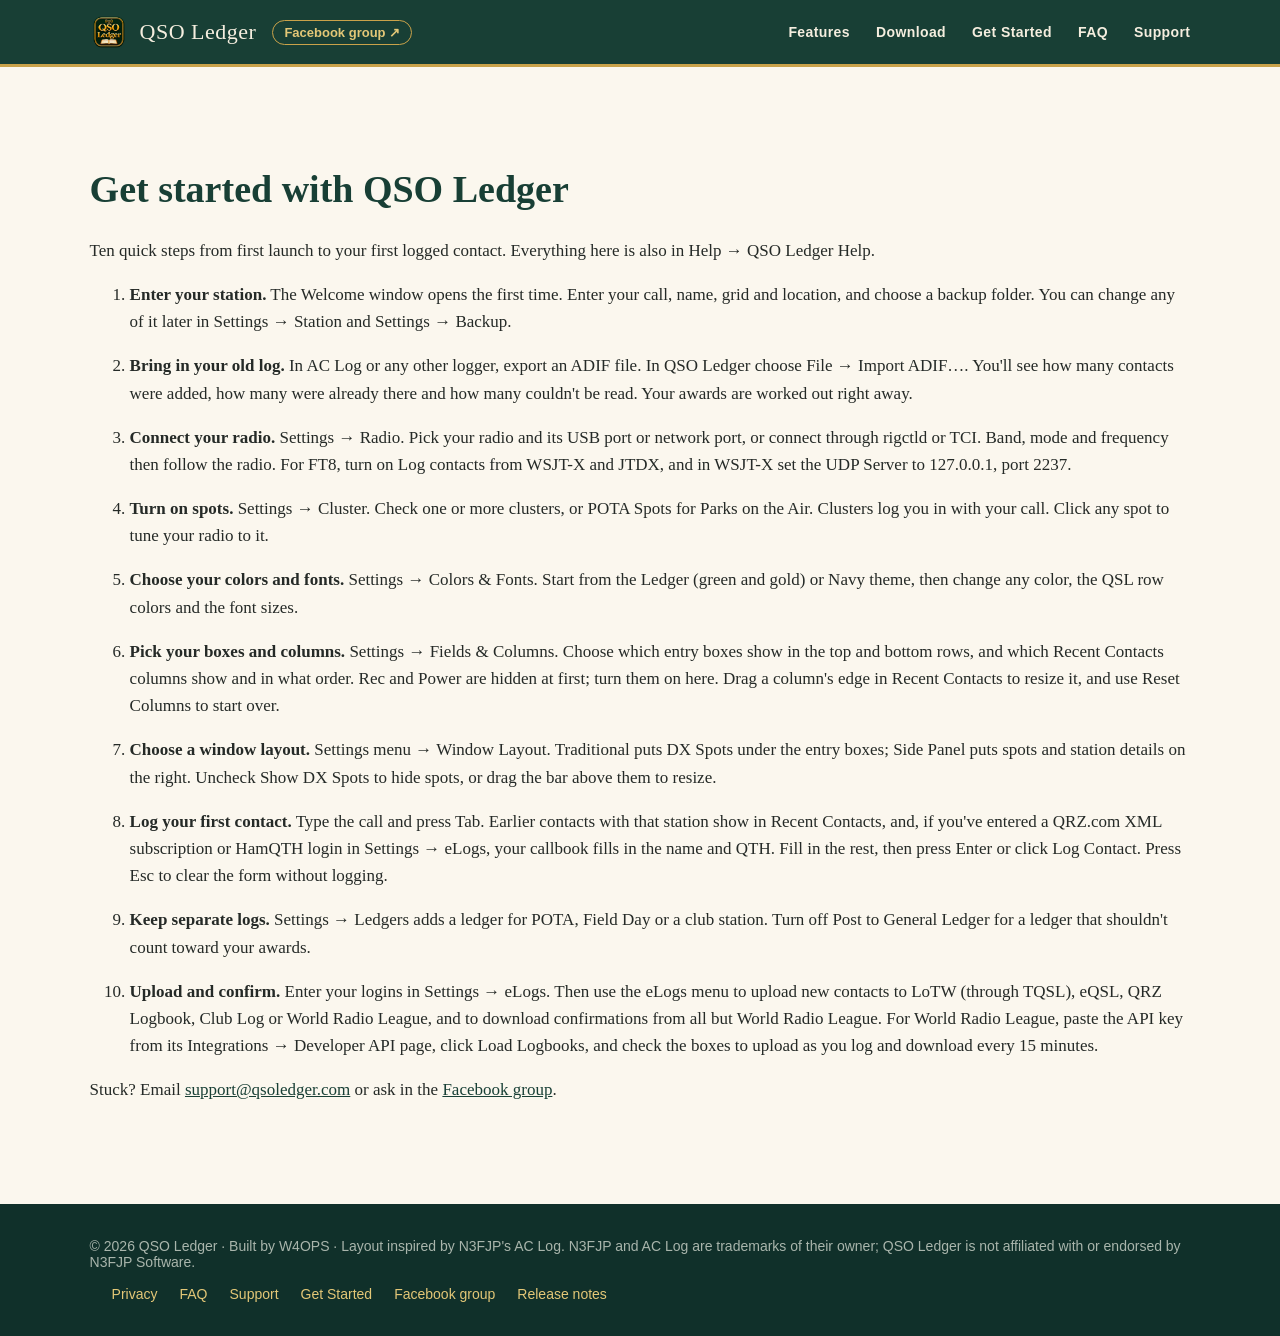
<file: getting-started.html>
<!doctype html><html lang="en"><head><meta charset="utf-8"><meta name="viewport" content="width=device-width,initial-scale=1"><title>Get Started · QSO Ledger</title><link rel="icon" href="icon.png"><link rel="stylesheet" href="style.css"></head><body>
<nav><div class="wrap"><div class="navl"><a class="brand" href="index.html"><img src="icon.png" alt="">QSO Ledger</a><a class="fb" href="https://www.facebook.com/groups/qsoledger/" target="_blank" rel="noopener">Facebook group ↗</a></div><ul><li><a href="index.html#features">Features</a></li><li><a href="index.html#download">Download</a></li><li><a href="getting-started.html">Get Started</a></li><li><a href="faq.html">FAQ</a></li><li><a href="support.html">Support</a></li></ul></div></nav>
<section><div class="wrap">
<h2>Get started with QSO Ledger</h2>
<p>Ten quick steps from first launch to your first logged contact. Everything here is also in Help → QSO Ledger Help.</p>
<ol>
<li><p><b>Enter your station.</b> The Welcome window opens the first time. Enter your call, name, grid and location, and choose a backup folder. You can change any of it later in Settings → Station and Settings → Backup.</p></li>
<li><p><b>Bring in your old log.</b> In AC Log or any other logger, export an ADIF file. In QSO Ledger choose File → Import ADIF…. You'll see how many contacts were added, how many were already there and how many couldn't be read. Your awards are worked out right away.</p></li>
<li><p><b>Connect your radio.</b> Settings → Radio. Pick your radio and its USB port or network port, or connect through rigctld or TCI. Band, mode and frequency then follow the radio. For FT8, turn on Log contacts from WSJT-X and JTDX, and in WSJT-X set the UDP Server to 127.0.0.1, port 2237.</p></li>
<li><p><b>Turn on spots.</b> Settings → Cluster. Check one or more clusters, or POTA Spots for Parks on the Air. Clusters log you in with your call. Click any spot to tune your radio to it.</p></li>
<li><p><b>Choose your colors and fonts.</b> Settings → Colors &amp; Fonts. Start from the Ledger (green and gold) or Navy theme, then change any color, the QSL row colors and the font sizes.</p></li>
<li><p><b>Pick your boxes and columns.</b> Settings → Fields &amp; Columns. Choose which entry boxes show in the top and bottom rows, and which Recent Contacts columns show and in what order. Rec and Power are hidden at first; turn them on here. Drag a column's edge in Recent Contacts to resize it, and use Reset Columns to start over.</p></li>
<li><p><b>Choose a window layout.</b> Settings menu → Window Layout. Traditional puts DX Spots under the entry boxes; Side Panel puts spots and station details on the right. Uncheck Show DX Spots to hide spots, or drag the bar above them to resize.</p></li>
<li><p><b>Log your first contact.</b> Type the call and press Tab. Earlier contacts with that station show in Recent Contacts, and, if you've entered a QRZ.com XML subscription or HamQTH login in Settings → eLogs, your callbook fills in the name and QTH. Fill in the rest, then press Enter or click Log Contact. Press Esc to clear the form without logging.</p></li>
<li><p><b>Keep separate logs.</b> Settings → Ledgers adds a ledger for POTA, Field Day or a club station. Turn off Post to General Ledger for a ledger that shouldn't count toward your awards.</p></li>
<li><p><b>Upload and confirm.</b> Enter your logins in Settings → eLogs. Then use the eLogs menu to upload new contacts to LoTW (through TQSL), eQSL, QRZ Logbook, Club Log or World Radio League, and to download confirmations from all but World Radio League. For World Radio League, paste the API key from its Integrations → Developer API page, click Load Logbooks, and check the boxes to upload as you log and download every 15 minutes.</p></li>
</ol>
<p>Stuck? Email <a href="mailto:support@qsoledger.com">support@qsoledger.com</a> or ask in the <a href="https://www.facebook.com/groups/qsoledger/">Facebook group</a>.</p>
</div></section>
<footer><div class="wrap">
 <span>© 2026 QSO Ledger · Built by W4OPS · Layout inspired by N3FJP's AC Log. N3FJP and AC Log are trademarks of their owner; QSO Ledger is not affiliated with or endorsed by N3FJP Software.</span>
 <span><a href="privacy.html">Privacy</a><a href="faq.html">FAQ</a><a href="support.html">Support</a><a href="getting-started.html">Get Started</a><a href="https://www.facebook.com/groups/qsoledger/">Facebook group</a><a href="releases.html">Release notes</a></span>
</div></footer></body></html>
</file>
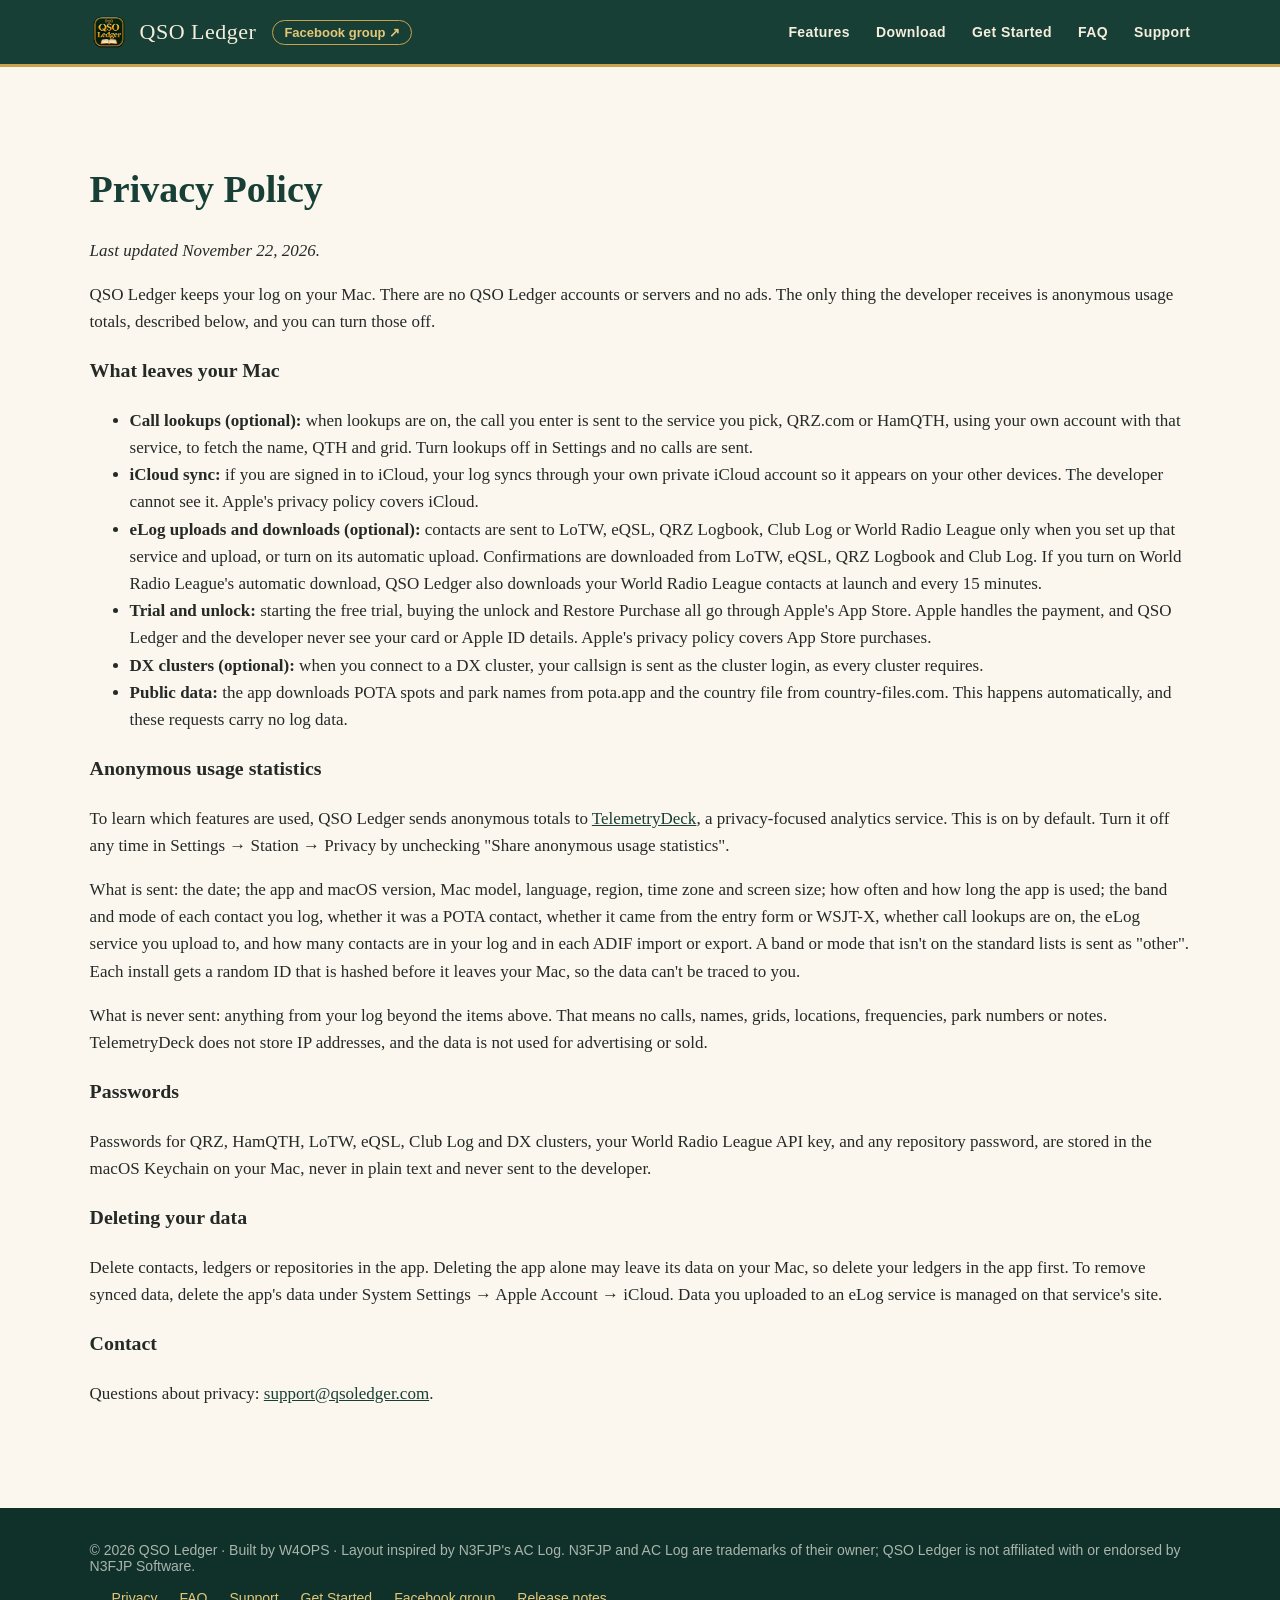
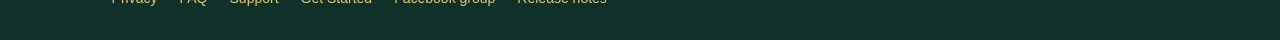
<file: privacy.html>
<!doctype html><html lang="en"><head><meta charset="utf-8"><meta name="viewport" content="width=device-width,initial-scale=1"><title>Privacy Policy · QSO Ledger</title><link rel="icon" href="icon.png"><link rel="stylesheet" href="style.css"></head><body>
<nav><div class="wrap"><div class="navl"><a class="brand" href="index.html"><img src="icon.png" alt="">QSO Ledger</a><a class="fb" href="https://www.facebook.com/groups/qsoledger/" target="_blank" rel="noopener">Facebook group ↗</a></div><ul><li><a href="index.html#features">Features</a></li><li><a href="index.html#download">Download</a></li><li><a href="getting-started.html">Get Started</a></li><li><a href="faq.html">FAQ</a></li><li><a href="support.html">Support</a></li></ul></div></nav>
<section><div class="wrap"><h2>Privacy Policy</h2>
<p><em>Last updated November 22, 2026.</em></p>
<p>QSO Ledger keeps your log on your Mac. There are no QSO Ledger accounts or servers and no ads. The only thing the developer receives is anonymous usage totals, described below, and you can turn those off.</p>
<h3>What leaves your Mac</h3>
<ul>
<li><b>Call lookups (optional):</b> when lookups are on, the call you enter is sent to the service you pick, QRZ.com or HamQTH, using your own account with that service, to fetch the name, QTH and grid. Turn lookups off in Settings and no calls are sent.</li>
<li><b>iCloud sync:</b> if you are signed in to iCloud, your log syncs through your own private iCloud account so it appears on your other devices. The developer cannot see it. Apple's privacy policy covers iCloud.</li>
<li><b>eLog uploads and downloads (optional):</b> contacts are sent to LoTW, eQSL, QRZ Logbook, Club Log or World Radio League only when you set up that service and upload, or turn on its automatic upload. Confirmations are downloaded from LoTW, eQSL, QRZ Logbook and Club Log. If you turn on World Radio League's automatic download, QSO Ledger also downloads your World Radio League contacts at launch and every 15 minutes.</li>
<li><b>Trial and unlock:</b> starting the free trial, buying the unlock and Restore Purchase all go through Apple's App Store. Apple handles the payment, and QSO Ledger and the developer never see your card or Apple ID details. Apple's privacy policy covers App Store purchases.</li>
<li><b>DX clusters (optional):</b> when you connect to a DX cluster, your callsign is sent as the cluster login, as every cluster requires.</li>
<li><b>Public data:</b> the app downloads POTA spots and park names from pota.app and the country file from country-files.com. This happens automatically, and these requests carry no log data.</li>
</ul>
<h3>Anonymous usage statistics</h3>
<p>To learn which features are used, QSO Ledger sends anonymous totals to <a href="https://telemetrydeck.com/privacy/">TelemetryDeck</a>, a privacy-focused analytics service. This is on by default. Turn it off any time in Settings → Station → Privacy by unchecking "Share anonymous usage statistics".</p>
<p>What is sent: the date; the app and macOS version, Mac model, language, region, time zone and screen size; how often and how long the app is used; the band and mode of each contact you log, whether it was a POTA contact, whether it came from the entry form or WSJT-X, whether call lookups are on, the eLog service you upload to, and how many contacts are in your log and in each ADIF import or export. A band or mode that isn't on the standard lists is sent as "other". Each install gets a random ID that is hashed before it leaves your Mac, so the data can't be traced to you.</p>
<p>What is never sent: anything from your log beyond the items above. That means no calls, names, grids, locations, frequencies, park numbers or notes. TelemetryDeck does not store IP addresses, and the data is not used for advertising or sold.</p>
<h3>Passwords</h3>
<p>Passwords for QRZ, HamQTH, LoTW, eQSL, Club Log and DX clusters, your World Radio League API key, and any repository password, are stored in the macOS Keychain on your Mac, never in plain text and never sent to the developer.</p>
<h3>Deleting your data</h3>
<p>Delete contacts, ledgers or repositories in the app. Deleting the app alone may leave its data on your Mac, so delete your ledgers in the app first. To remove synced data, delete the app's data under System Settings → Apple Account → iCloud. Data you uploaded to an eLog service is managed on that service's site.</p>
<h3>Contact</h3>
<p>Questions about privacy: <a href="mailto:support@qsoledger.com">support@qsoledger.com</a>.</p>
</div></section>
<footer><div class="wrap">
 <span>© 2026 QSO Ledger · Built by W4OPS · Layout inspired by N3FJP's AC Log. N3FJP and AC Log are trademarks of their owner; QSO Ledger is not affiliated with or endorsed by N3FJP Software.</span>
 <span><a href="privacy.html">Privacy</a><a href="faq.html">FAQ</a><a href="support.html">Support</a><a href="getting-started.html">Get Started</a><a href="https://www.facebook.com/groups/qsoledger/">Facebook group</a><a href="releases.html">Release notes</a></span>
</div></footer></body></html>
</file>
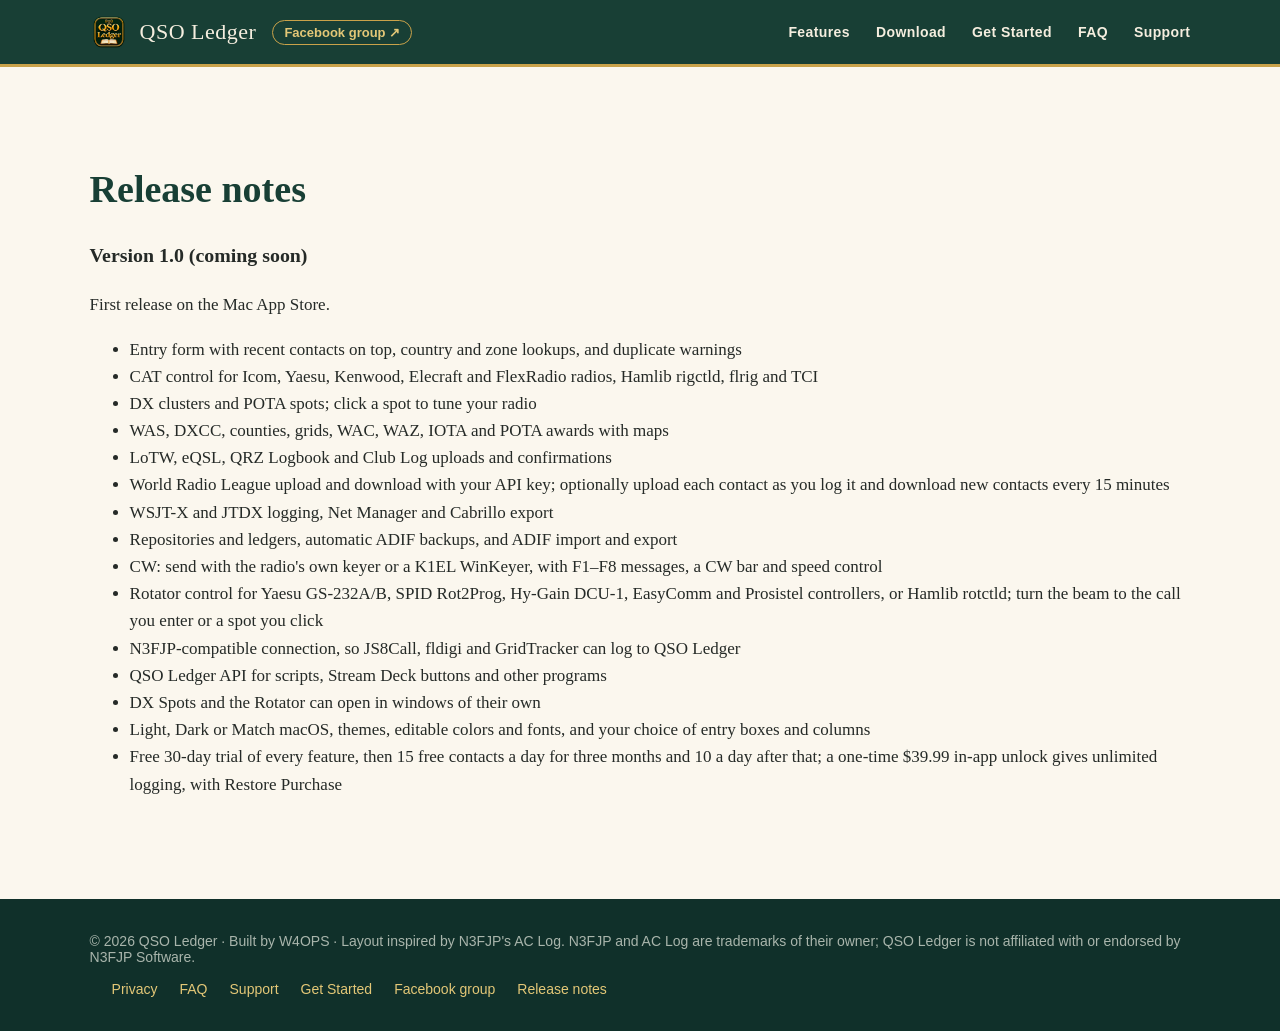
<file: releases.html>
<!doctype html><html lang="en"><head><meta charset="utf-8"><meta name="viewport" content="width=device-width,initial-scale=1"><title>Release notes · QSO Ledger</title><link rel="icon" href="icon.png"><link rel="stylesheet" href="style.css"></head><body>
<nav><div class="wrap"><div class="navl"><a class="brand" href="index.html"><img src="icon.png" alt="">QSO Ledger</a><a class="fb" href="https://www.facebook.com/groups/qsoledger/" target="_blank" rel="noopener">Facebook group ↗</a></div><ul><li><a href="index.html#features">Features</a></li><li><a href="index.html#download">Download</a></li><li><a href="getting-started.html">Get Started</a></li><li><a href="faq.html">FAQ</a></li><li><a href="support.html">Support</a></li></ul></div></nav>
<section><div class="wrap">
<h2>Release notes</h2>
<h3>Version 1.0 (coming soon)</h3>
<p>First release on the Mac App Store.</p>
<ul>
<li>Entry form with recent contacts on top, country and zone lookups, and duplicate warnings</li>
<li>CAT control for Icom, Yaesu, Kenwood, Elecraft and FlexRadio radios, Hamlib rigctld, flrig and TCI</li>
<li>DX clusters and POTA spots; click a spot to tune your radio</li>
<li>WAS, DXCC, counties, grids, WAC, WAZ, IOTA and POTA awards with maps</li>
<li>LoTW, eQSL, QRZ Logbook and Club Log uploads and confirmations</li>
<li>World Radio League upload and download with your API key; optionally upload each contact as you log it and download new contacts every 15 minutes</li>
<li>WSJT-X and JTDX logging, Net Manager and Cabrillo export</li>
<li>Repositories and ledgers, automatic ADIF backups, and ADIF import and export</li>
<li>CW: send with the radio's own keyer or a K1EL WinKeyer, with F1–F8 messages, a CW bar and speed control</li>
<li>Rotator control for Yaesu GS-232A/B, SPID Rot2Prog, Hy-Gain DCU-1, EasyComm and Prosistel controllers, or Hamlib rotctld; turn the beam to the call you enter or a spot you click</li>
<li>N3FJP-compatible connection, so JS8Call, fldigi and GridTracker can log to QSO Ledger</li>
<li>QSO Ledger API for scripts, Stream Deck buttons and other programs</li>
<li>DX Spots and the Rotator can open in windows of their own</li>
<li>Light, Dark or Match macOS, themes, editable colors and fonts, and your choice of entry boxes and columns</li>
<li>Free 30-day trial of every feature, then 15 free contacts a day for three months and 10 a day after that; a one-time $39.99 in-app unlock gives unlimited logging, with Restore Purchase</li>
</ul>
</div></section>
<footer><div class="wrap">
 <span>© 2026 QSO Ledger · Built by W4OPS · Layout inspired by N3FJP's AC Log. N3FJP and AC Log are trademarks of their owner; QSO Ledger is not affiliated with or endorsed by N3FJP Software.</span>
 <span><a href="privacy.html">Privacy</a><a href="faq.html">FAQ</a><a href="support.html">Support</a><a href="getting-started.html">Get Started</a><a href="https://www.facebook.com/groups/qsoledger/">Facebook group</a><a href="releases.html">Release notes</a></span>
</div></footer></body></html>
</file>
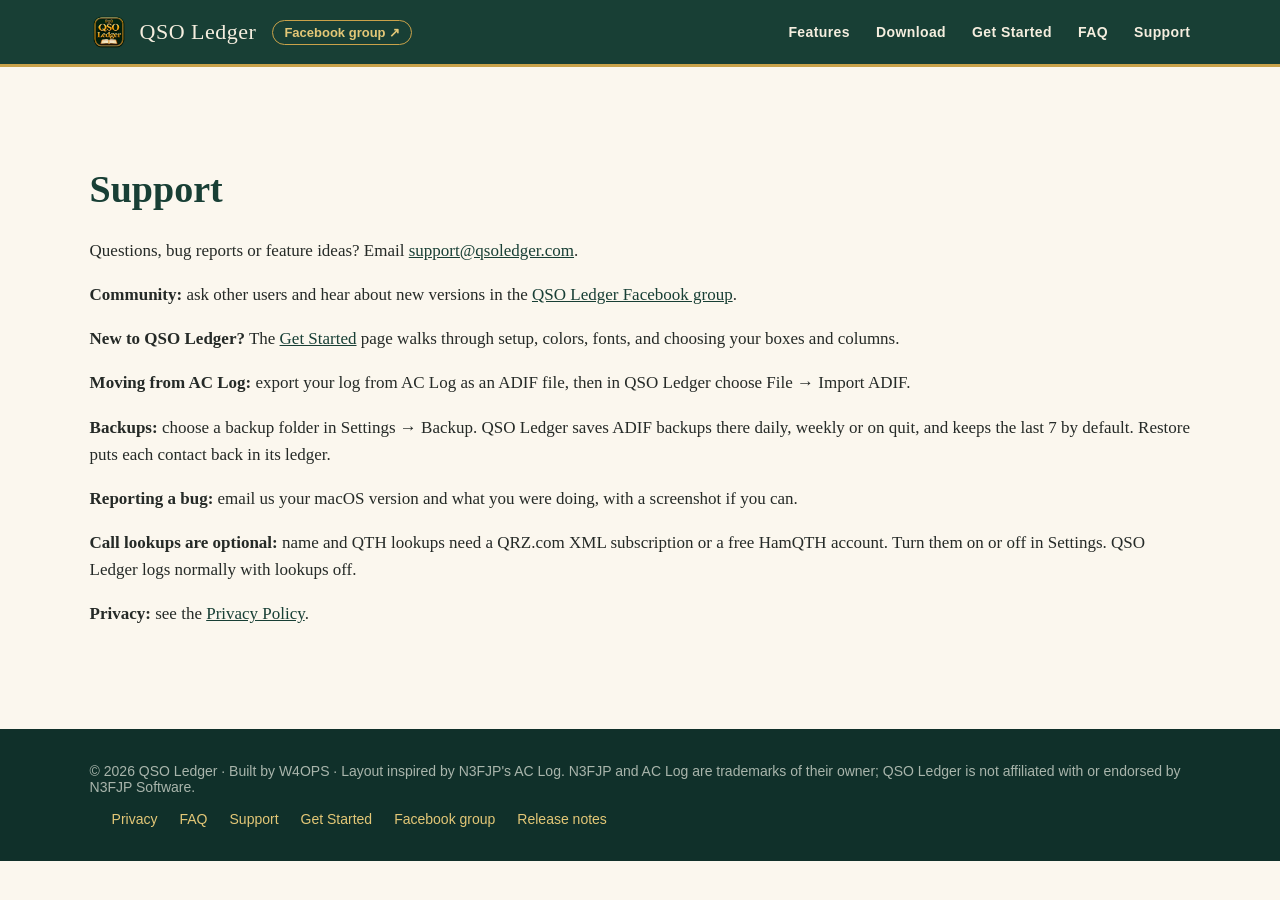
<file: support.html>
<!doctype html><html lang="en"><head><meta charset="utf-8"><meta name="viewport" content="width=device-width,initial-scale=1"><title>Support · QSO Ledger</title><link rel="icon" href="icon.png"><link rel="stylesheet" href="style.css"></head><body>
<nav><div class="wrap"><div class="navl"><a class="brand" href="index.html"><img src="icon.png" alt="">QSO Ledger</a><a class="fb" href="https://www.facebook.com/groups/qsoledger/" target="_blank" rel="noopener">Facebook group ↗</a></div><ul><li><a href="index.html#features">Features</a></li><li><a href="index.html#download">Download</a></li><li><a href="getting-started.html">Get Started</a></li><li><a href="faq.html">FAQ</a></li><li><a href="support.html">Support</a></li></ul></div></nav>
<section><div class="wrap"><h2>Support</h2><p>Questions, bug reports or feature ideas? Email <a href='mailto:support@qsoledger.com'>support@qsoledger.com</a>.</p><p><b>Community:</b> ask other users and hear about new versions in the <a href='https://www.facebook.com/groups/qsoledger/'>QSO Ledger Facebook group</a>.</p><p><b>New to QSO Ledger?</b> The <a href='getting-started.html'>Get Started</a> page walks through setup, colors, fonts, and choosing your boxes and columns.</p><p><b>Moving from AC Log:</b> export your log from AC Log as an ADIF file, then in QSO Ledger choose File → Import ADIF.</p><p><b>Backups:</b> choose a backup folder in Settings → Backup. QSO Ledger saves ADIF backups there daily, weekly or on quit, and keeps the last 7 by default. Restore puts each contact back in its ledger.</p><p><b>Reporting a bug:</b> email us your macOS version and what you were doing, with a screenshot if you can.</p><p><b>Call lookups are optional:</b> name and QTH lookups need a QRZ.com XML subscription or a free HamQTH account. Turn them on or off in Settings. QSO Ledger logs normally with lookups off.</p><p><b>Privacy:</b> see the <a href="privacy.html">Privacy Policy</a>.</p></div></section>
<footer><div class="wrap">
 <span>© 2026 QSO Ledger · Built by W4OPS · Layout inspired by N3FJP's AC Log. N3FJP and AC Log are trademarks of their owner; QSO Ledger is not affiliated with or endorsed by N3FJP Software.</span>
 <span><a href="privacy.html">Privacy</a><a href="faq.html">FAQ</a><a href="support.html">Support</a><a href="getting-started.html">Get Started</a><a href="https://www.facebook.com/groups/qsoledger/">Facebook group</a><a href="releases.html">Release notes</a></span>
</div></footer></body></html>
</file>
<file: style.css>
:root{--green:#183F35;--green2:#22564A;--gold:#C9A24A;--gold2:#E3C777;--cream:#F5EEDF;--paper:#FBF7EE;--ink:#252A27;--brown:#5A4632;--line:#D9CDB4}
*{box-sizing:border-box}html{scroll-behavior:smooth}
body{margin:0;background:var(--paper);color:var(--ink);font:17px/1.6 "Iowan Old Style","Palatino Linotype",Palatino,Georgia,serif}
a{color:var(--green)}
.sans{font-family:-apple-system,"Helvetica Neue",Helvetica,Arial,sans-serif}
.wrap{max-width:none;margin:0 auto;padding:0 clamp(24px,7vw,120px)}
nav{background:var(--green);border-bottom:3px solid var(--gold)}
nav .wrap{display:flex;align-items:center;justify-content:space-between;height:64px}
.brand{display:flex;align-items:center;gap:12px;color:var(--cream);text-decoration:none;font-size:22px;letter-spacing:.5px}
.brand img{width:38px;height:38px}
.navl{display:flex;align-items:center;gap:16px}.fb{color:var(--gold2);text-decoration:none;font:600 13px -apple-system,Helvetica,Arial;border:1px solid var(--gold);border-radius:20px;padding:4px 11px}.fb:hover{background:var(--gold);color:var(--green)}
nav ul{display:flex;gap:26px;list-style:none;margin:0;padding:0}
nav ul a{color:var(--cream);text-decoration:none;font:600 14px -apple-system,Helvetica,Arial;letter-spacing:.4px}
nav ul a:hover{color:var(--gold2)}
.hero{background:radial-gradient(1200px 500px at 70% 0,#2A6253 0,var(--green) 60%);color:var(--cream);padding:76px 0 0;overflow:hidden}
.hero .wrap{display:grid;grid-template-columns:1.05fr 1fr;gap:40px;align-items:center}
.eyebrow{font:700 12px -apple-system,Helvetica,Arial;letter-spacing:2.5px;text-transform:uppercase;color:var(--gold2)}
h1{font-size:54px;line-height:1.08;margin:14px 0 18px;font-weight:600}
.hero h1{white-space:nowrap;font-size:min(64px,3.2vw)}
@media(max-width:860px){.hero h1{font-size:6.4vw}}
h1 em{color:var(--gold2);font-style:italic}
.lede{font-size:20px;color:#E6DECB}
.tagline{font-size:26px;font-style:italic;color:var(--cream);margin:-6px 0 18px}
.cta{display:flex;gap:14px;margin:30px 0 14px;flex-wrap:wrap}
.btn{display:inline-flex;align-items:center;gap:10px;padding:13px 22px;border-radius:8px;font:600 15px -apple-system,Helvetica,Arial;text-decoration:none}
.btn.gold{background:var(--gold);color:var(--green);box-shadow:0 2px 0 #9C7C33}
.btn.ghost{border:1.5px solid var(--gold);color:var(--cream)}
.small{font:13px -apple-system,Helvetica,Arial;color:#BFC9BF}
.hero .terms{font-size:15.5px;line-height:1.6;margin-bottom:28px}.terms span{display:inline-block;max-width:100%}
.video{padding:44px 0 8px}.video video{width:100%;max-width:1080px;height:auto;border-radius:10px;box-shadow:0 18px 40px rgba(0,0,0,.25);background:#000}
.heroicon{display:flex;justify-content:center;padding-bottom:60px}
.heroicon img{width:min(330px,100%);filter:drop-shadow(0 24px 40px rgba(0,0,0,.45))}
.band{background:var(--brown);color:var(--cream);padding:16px 0;border-top:3px solid var(--gold)}
.band .wrap{display:flex;justify-content:space-around;flex-wrap:wrap;gap:16px;font:600 14px -apple-system,Helvetica,Arial;letter-spacing:.5px}
.band b{color:var(--gold2);font-size:20px;margin-right:6px}
section{padding:84px 0}
h2{font-size:38px;margin:8px 0 12px;font-weight:600;color:var(--green)}
.sub{font-size:19px;color:#5b5446}
.center{text-align:center}.center .sub{margin:0 auto}#why .sub{max-width:none}
/* app mock */
.window{margin:46px auto 0;border-radius:12px;overflow:hidden;background:var(--cream);box-shadow:0 30px 60px rgba(24,63,53,.28),0 0 0 1px rgba(0,0,0,.08);font:12px -apple-system,Helvetica,Arial}
.tbar{height:34px;background:#E7E0D1;display:flex;align-items:center;padding:0 12px;gap:7px;border-bottom:1px solid #CFC5B0}
.dot{width:12px;height:12px;border-radius:50%}.r{background:#FF5F57}.y{background:#FEBC2E}.g{background:#28C840}
.tbar span{flex:1;text-align:center;color:#555;font-weight:600;margin-right:50px}
.wbody{display:grid;grid-template-columns:1fr 300px}
table{border-collapse:collapse;width:100%}
th{background:var(--green);color:var(--cream);text-align:left;padding:5px 8px;font-weight:700;border-right:1px solid #2E6556}
td{padding:4px 8px;border-right:1px solid #E5DCC8}
tr:nth-child(even) td{background:#EFE6D3}
.spots{border-left:1px solid #CFC5B0;background:#FBF7EE}
.spots h4{margin:0;background:var(--brown);color:var(--cream);padding:5px 10px;font-size:12px;display:flex;justify-content:space-between}
.spots div.s{display:grid;grid-template-columns:62px 1fr 40px;padding:4px 10px;border-bottom:1px solid #EEE5D2}
.new{color:#B3261E;font-weight:700}
.entry{border-top:2px solid var(--gold);padding:14px 14px 16px;background:var(--cream)}
.esc{text-align:center;color:#8a8170;font-size:12px;margin-bottom:8px}
.boxes{display:flex;gap:8px;margin-bottom:8px}
.box{flex:1}.box .l{background:var(--green);color:var(--cream);font-weight:700;font-size:11px;padding:2px 6px;border-radius:3px 3px 0 0}
.box .v{background:#fff;border:1px solid #BFB49C;border-top:0;padding:5px 6px;font-weight:600;min-height:26px}
.box.call .v{font-size:16px}
.status{display:flex;justify-content:space-between;align-items:center;margin-top:10px}
.logbtn{border:1.5px solid var(--green);color:var(--green);background:#FFFDF8;border-radius:6px;padding:5px 16px;font-weight:600}
.cap{text-align:center;color:#7a7262;font:14px -apple-system,Helvetica,Arial;margin-top:14px}
/* features */
.grid{display:grid;grid-template-columns:repeat(3,1fr);gap:22px;margin-top:44px}
.card{background:#fff;border:1px solid var(--line);border-radius:10px;padding:26px;position:relative}
.card:before{content:"";position:absolute;left:0;top:0;bottom:0;width:4px;background:var(--gold);border-radius:10px 0 0 10px}
.card h3{margin:0 0 6px;font-size:21px;color:var(--green)}
.card p{margin:0;color:#5b5446;font-size:16px}
.ico{font:700 13px -apple-system,Helvetica,Arial;color:var(--gold);letter-spacing:1.5px;text-transform:uppercase;margin-bottom:8px}
.ledger{background:var(--cream);background-image:repeating-linear-gradient(transparent 0 31px,#E3D7BE 31px 32px);border-top:1px solid var(--line);border-bottom:1px solid var(--line)}
.two{display:grid;grid-template-columns:1fr 1fr;gap:56px;align-items:center}
.quote{background:var(--green);color:var(--cream);border-radius:12px;padding:34px;border:2px solid var(--gold);font-size:20px;font-style:italic}
.quote small{display:block;margin-top:14px;font:600 13px -apple-system,Helvetica,Arial;font-style:normal;color:var(--gold2);letter-spacing:.5px}
ul.check{list-style:none;padding:0;margin:18px 0 0}
ul.check li{padding:7px 0 7px 32px;position:relative;border-bottom:1px dashed var(--line)}
ul.check li:before{content:"✓";position:absolute;left:4px;color:var(--gold);font-weight:700}
.platforms{display:grid;grid-template-columns:repeat(3,1fr);gap:22px;margin-top:40px}
.plat{text-align:center;border:1px solid var(--line);border-radius:10px;padding:30px;background:#fff}
.plat h3{margin:6px 0;color:var(--green)}
.tag{display:inline-block;font:700 11px -apple-system,Helvetica,Arial;letter-spacing:1px;text-transform:uppercase;padding:3px 9px;border-radius:20px;background:var(--gold);color:var(--green)}
.tag.soon{background:#E7E0D1;color:#6b6250}
.final{background:var(--green);color:var(--cream);text-align:center;border-top:3px solid var(--gold)}
.final h2{color:var(--cream)}
footer{background:#10302A;color:#A9B5AC;font:14px -apple-system,Helvetica,Arial;padding:34px 0}
footer .wrap{display:flex;justify-content:space-between;flex-wrap:wrap;gap:16px}
footer a{color:var(--gold2);text-decoration:none;margin-left:22px}
@media(max-width:860px){.hero .wrap,.two,.grid,.platforms{grid-template-columns:minmax(0,1fr)}h1{font-size:40px}.wbody{grid-template-columns:1fr}.spots{display:none}nav ul{display:none}}
.card.ph{border-style:dashed;background:#FFFDF8}.card.ph:before{background:#D9CDB4}
.window.navy{margin:0;background:#E4E5E9;font-size:12px}
.window.navy th{background:#1F2A6B;border-right-color:#34408A;color:#fff}
.window.navy td{border-right-color:#DDE0EA;background:#fff}
.window.navy tr:nth-child(even) td{background:#ECEEF3}
.window.navy .entry{background:#E4E5E9;border-top-color:#1F2A6B}
.window.navy .box .l{background:#1F2A6B;color:#fff}.window.navy .box .v{color:#000}
.window.navy .logbtn{border-color:#1F2A6B;color:#1F2A6B;background:#fff}
.faq{margin-top:34px}
.faq details{background:#fff;border:1px solid var(--line);border-radius:10px;margin:12px 0;padding:0 22px}
.faq summary{cursor:pointer;padding:18px 0;font-size:19px;color:var(--green);font-weight:600;list-style:none}
.faq summary::after{content:"+";float:right;color:var(--gold);font-weight:700}
.faq details[open] summary::after{content:"–"}
.faq p{margin:0 0 18px;color:#5b5446}
.faqpage h3{margin:44px 0 6px;font-size:26px;color:var(--green)}
.faqpage details ul,.faqpage details ol{margin:-6px 0 18px;color:#5b5446;padding-left:22px}.faqpage details li{margin:4px 0}
.faqpage table{border-collapse:collapse;margin:0 0 18px;color:#5b5446;font-size:16px}.faqpage th,.faqpage td{border-bottom:1px solid var(--line);padding:6px 18px 6px 0;text-align:left}.faqpage th{color:var(--green);background:none;border-right:0}
.faqpage .terms-table table{background:#fff;border:1px solid var(--line);border-radius:10px;padding:8px 22px;border-collapse:separate;width:100%}
.nb{display:inline-block;font:700 11px -apple-system,Helvetica,Arial;letter-spacing:.6px;text-transform:uppercase;background:var(--gold);color:var(--green);border-radius:5px;padding:3px 7px;vertical-align:middle;margin-left:8px}
.toc{display:flex;flex-wrap:wrap;gap:8px 18px;margin:22px 0 0;font:600 14px -apple-system,Helvetica,Arial}.toc a{color:var(--green)}
.bench{margin:40px auto 0;text-align:left;background:#fff;border:1px dashed var(--gold);border-radius:10px;padding:26px 30px}
.bench h3{margin:0 0 6px;color:var(--green)}
#tab .two>*{min-width:0}
.shot{display:block;width:100%;height:auto;margin:30px auto 0}
.shot.framed{border-radius:10px;box-shadow:0 20px 44px rgba(24,63,53,.25),0 0 0 1px rgba(0,0,0,.1)}
</file>
